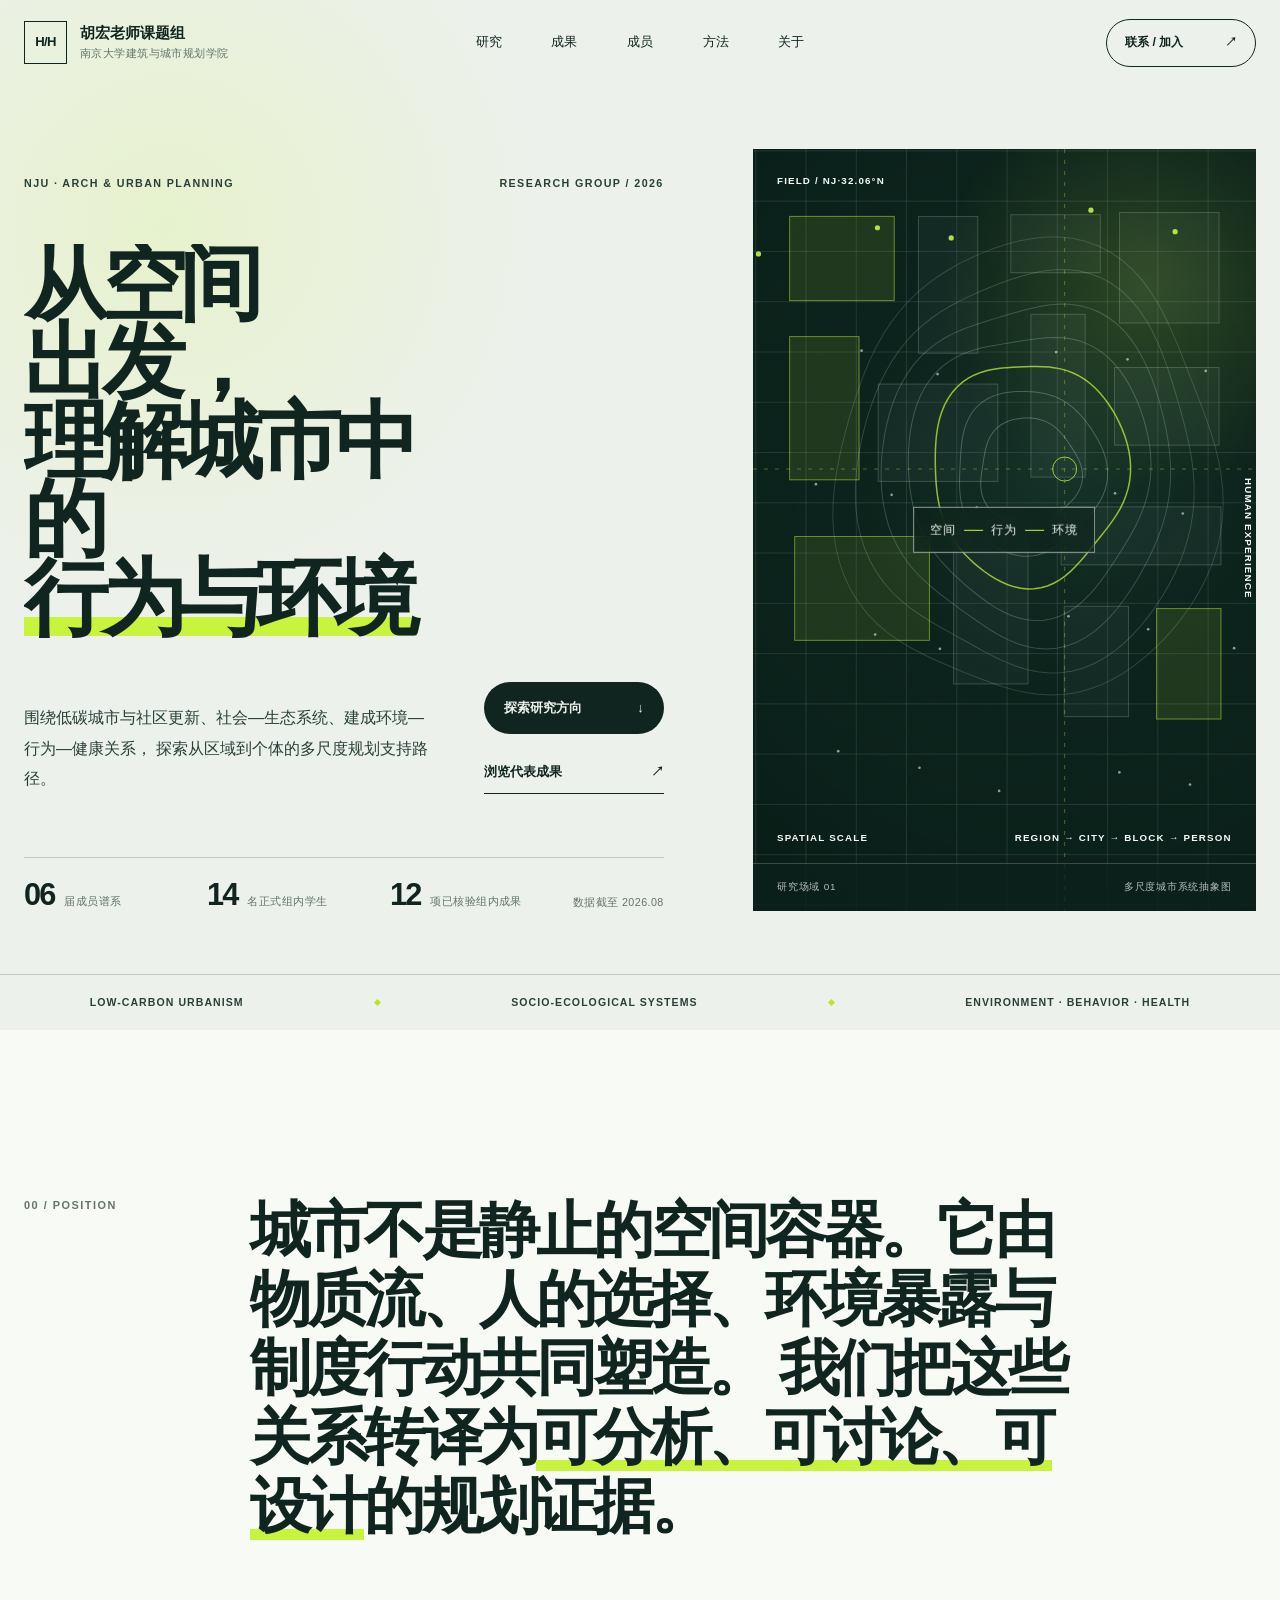
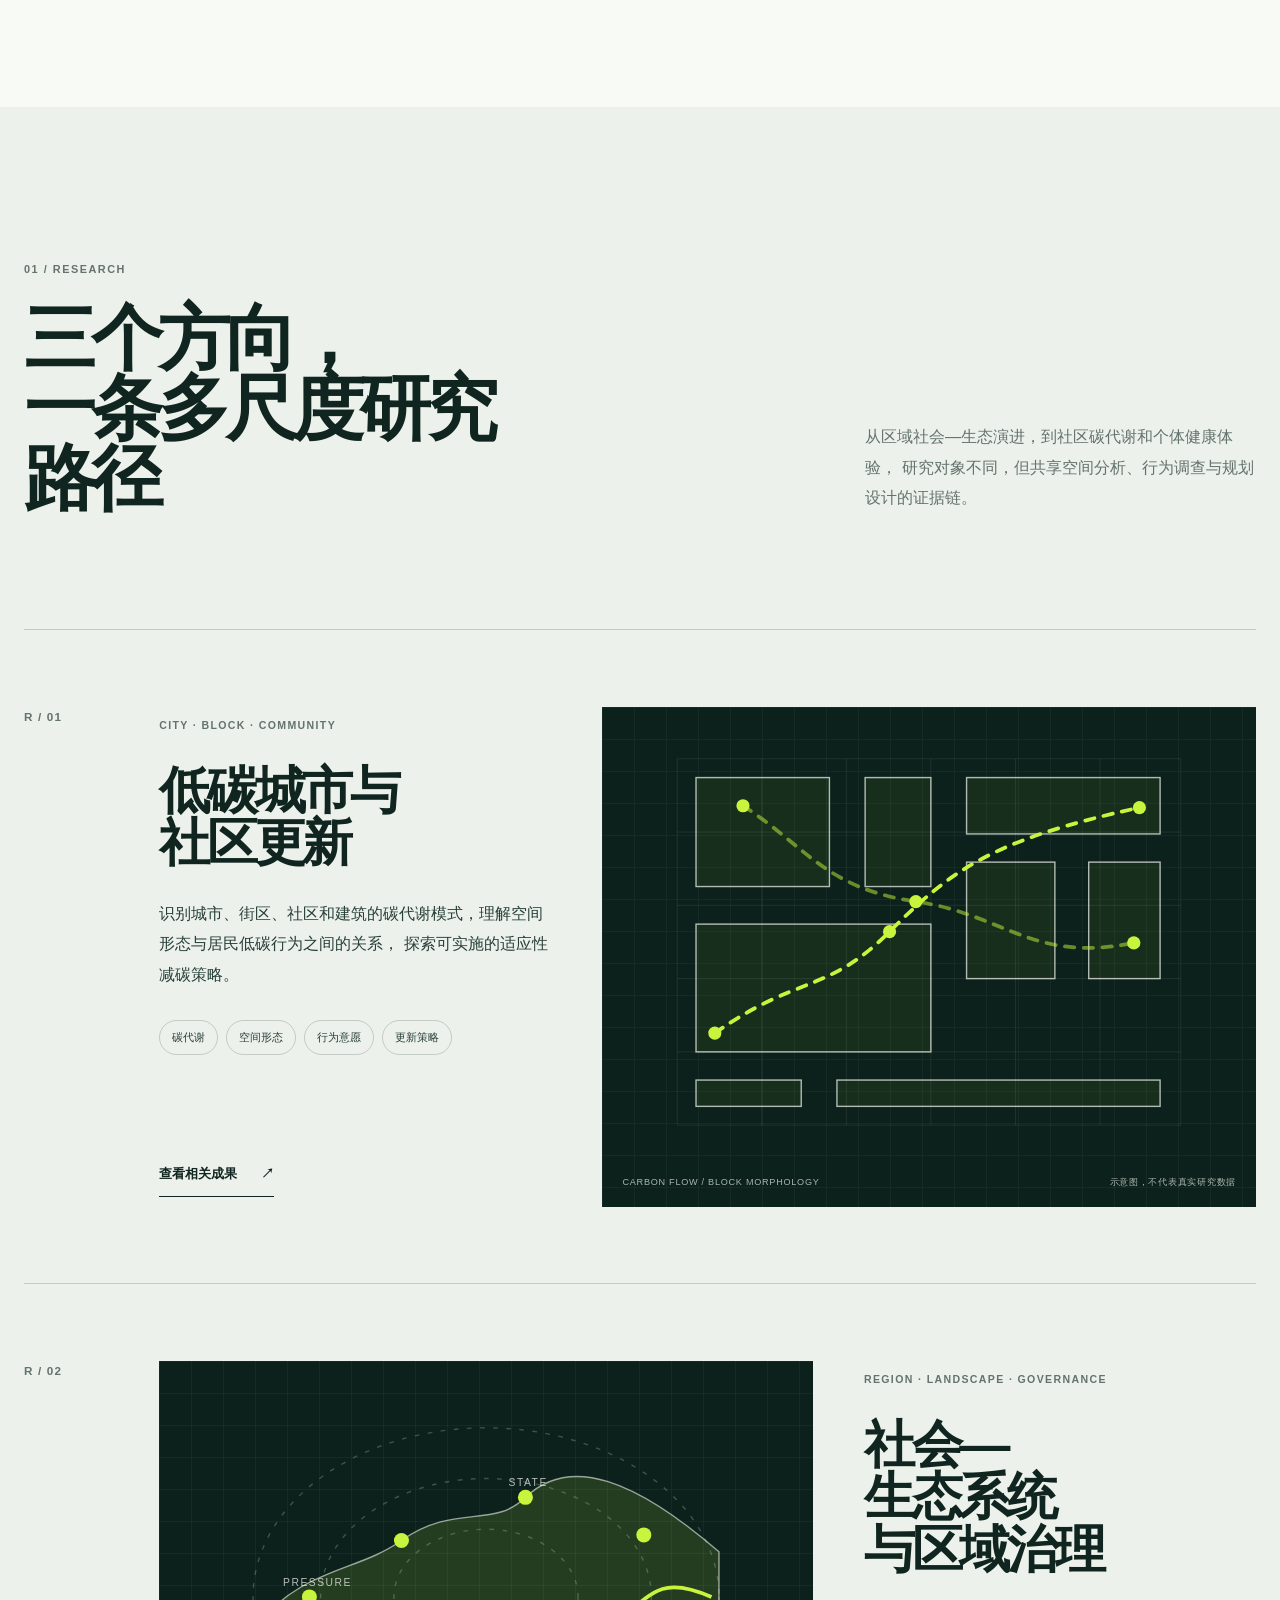
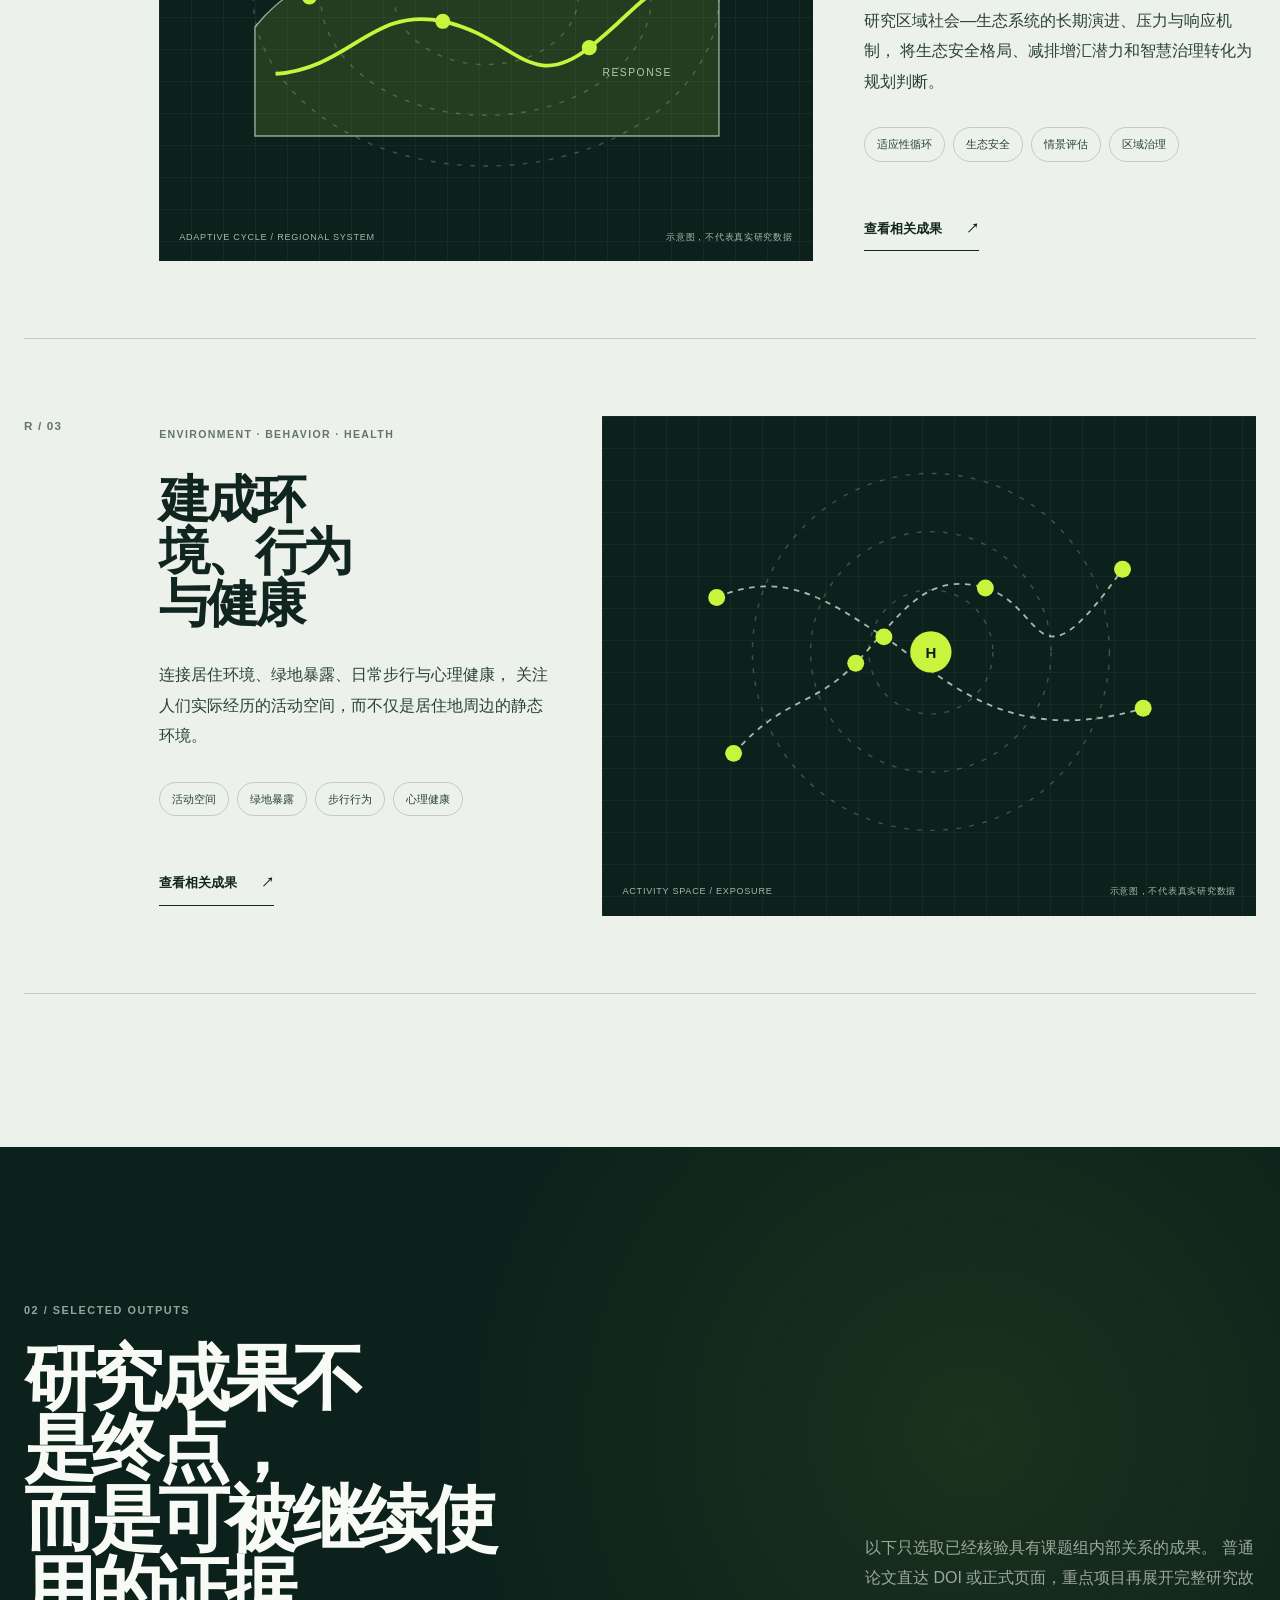
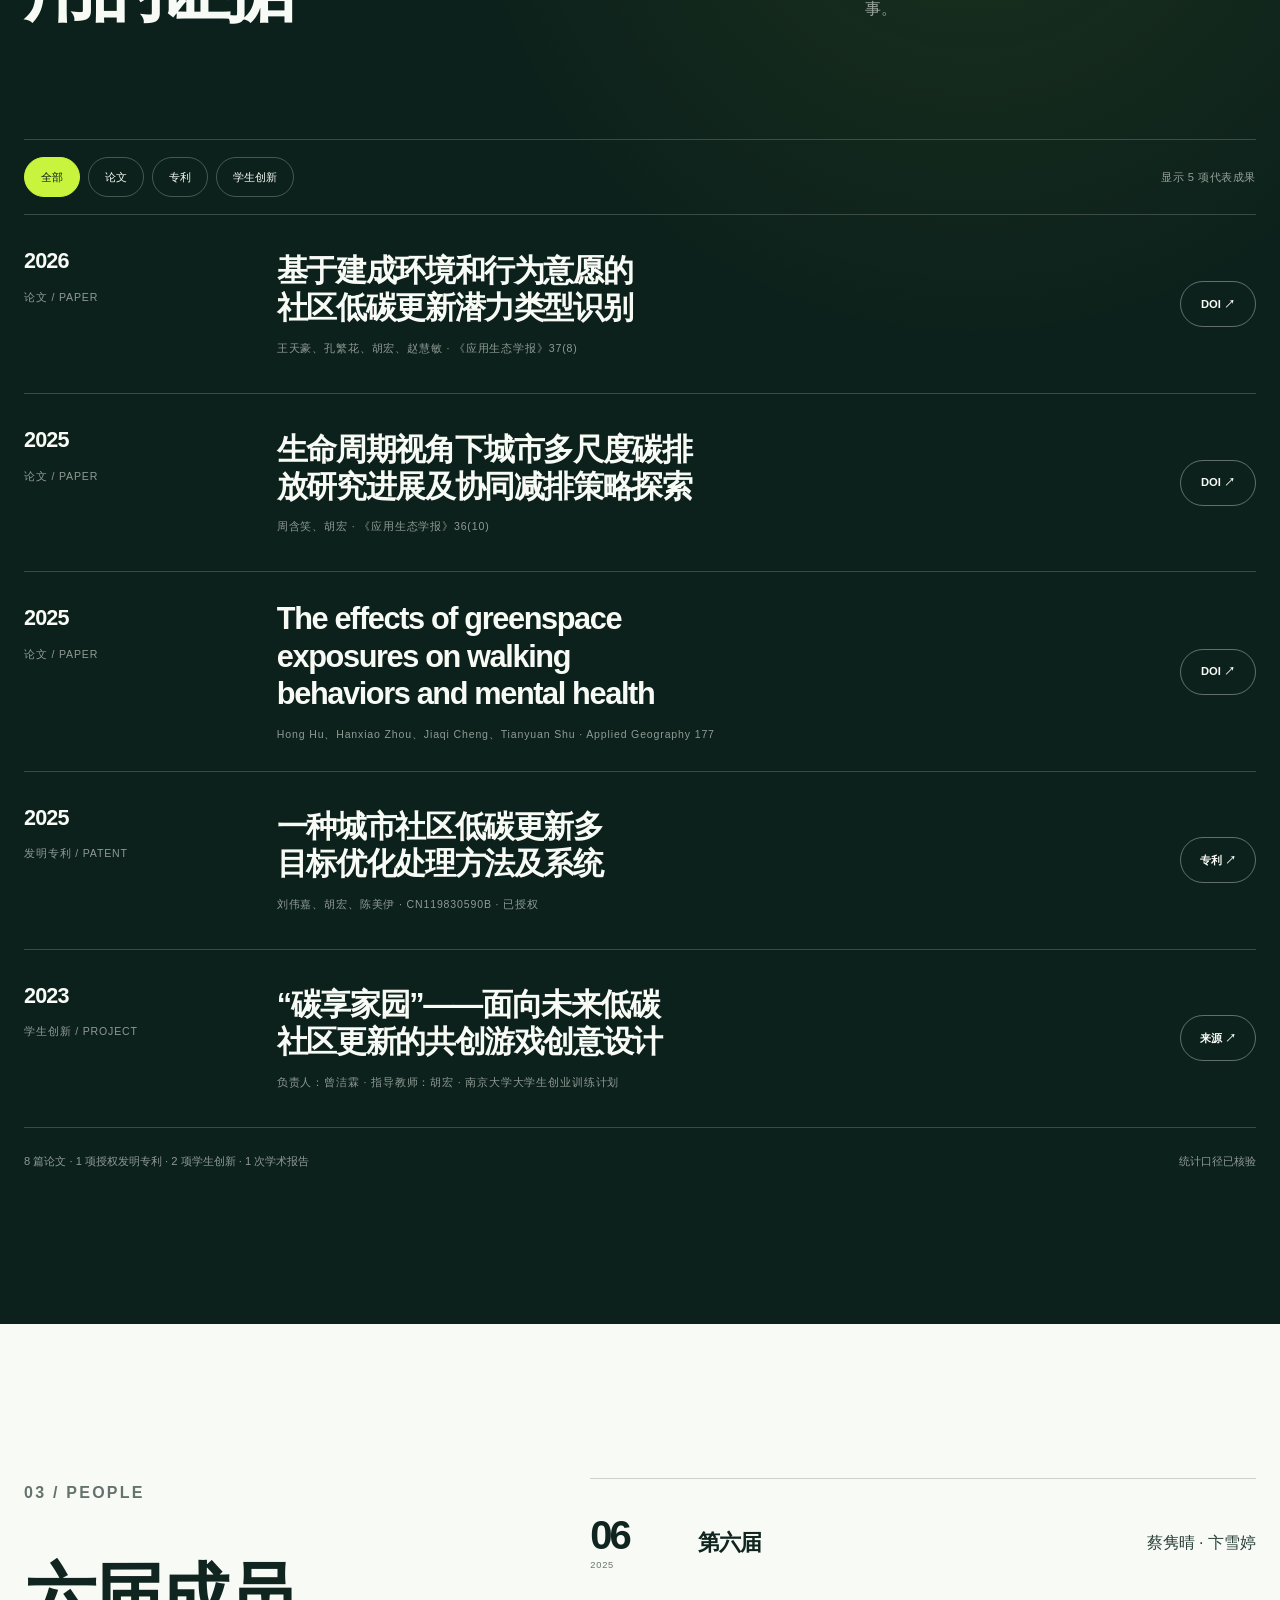
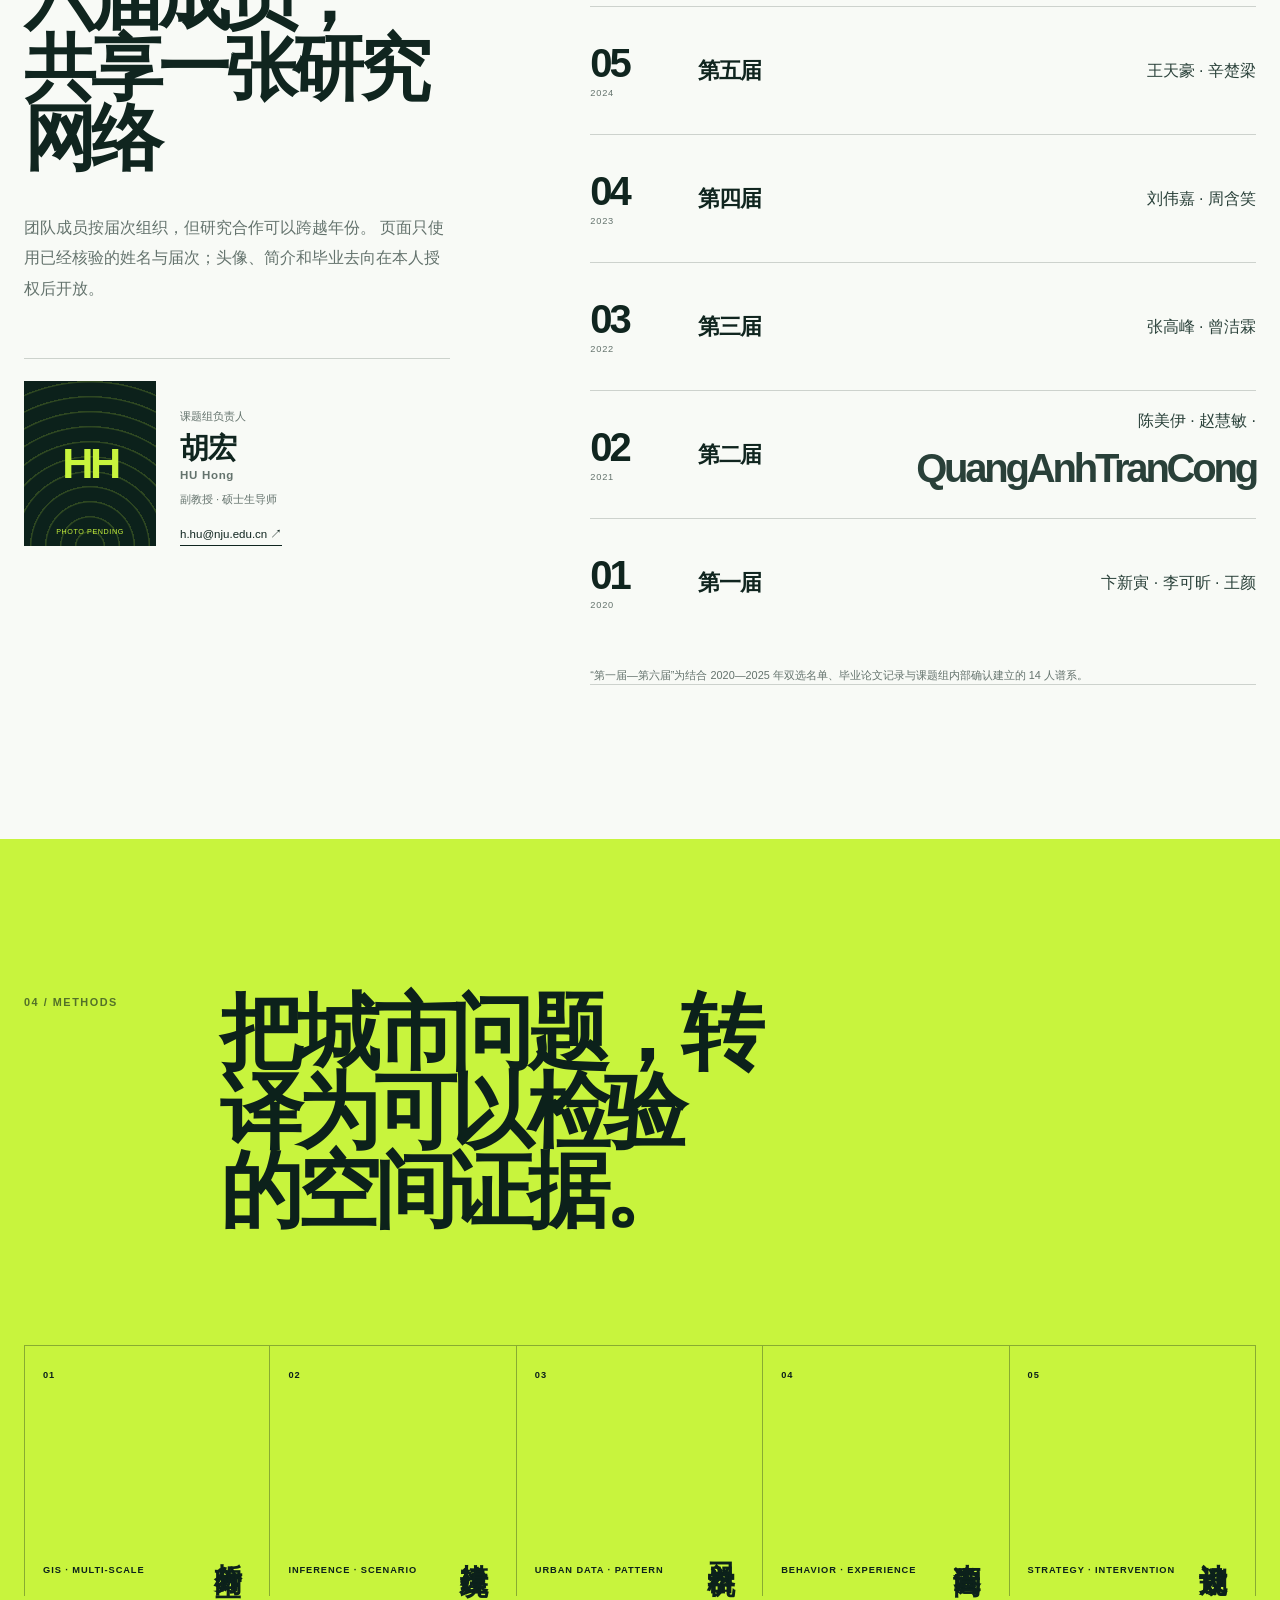
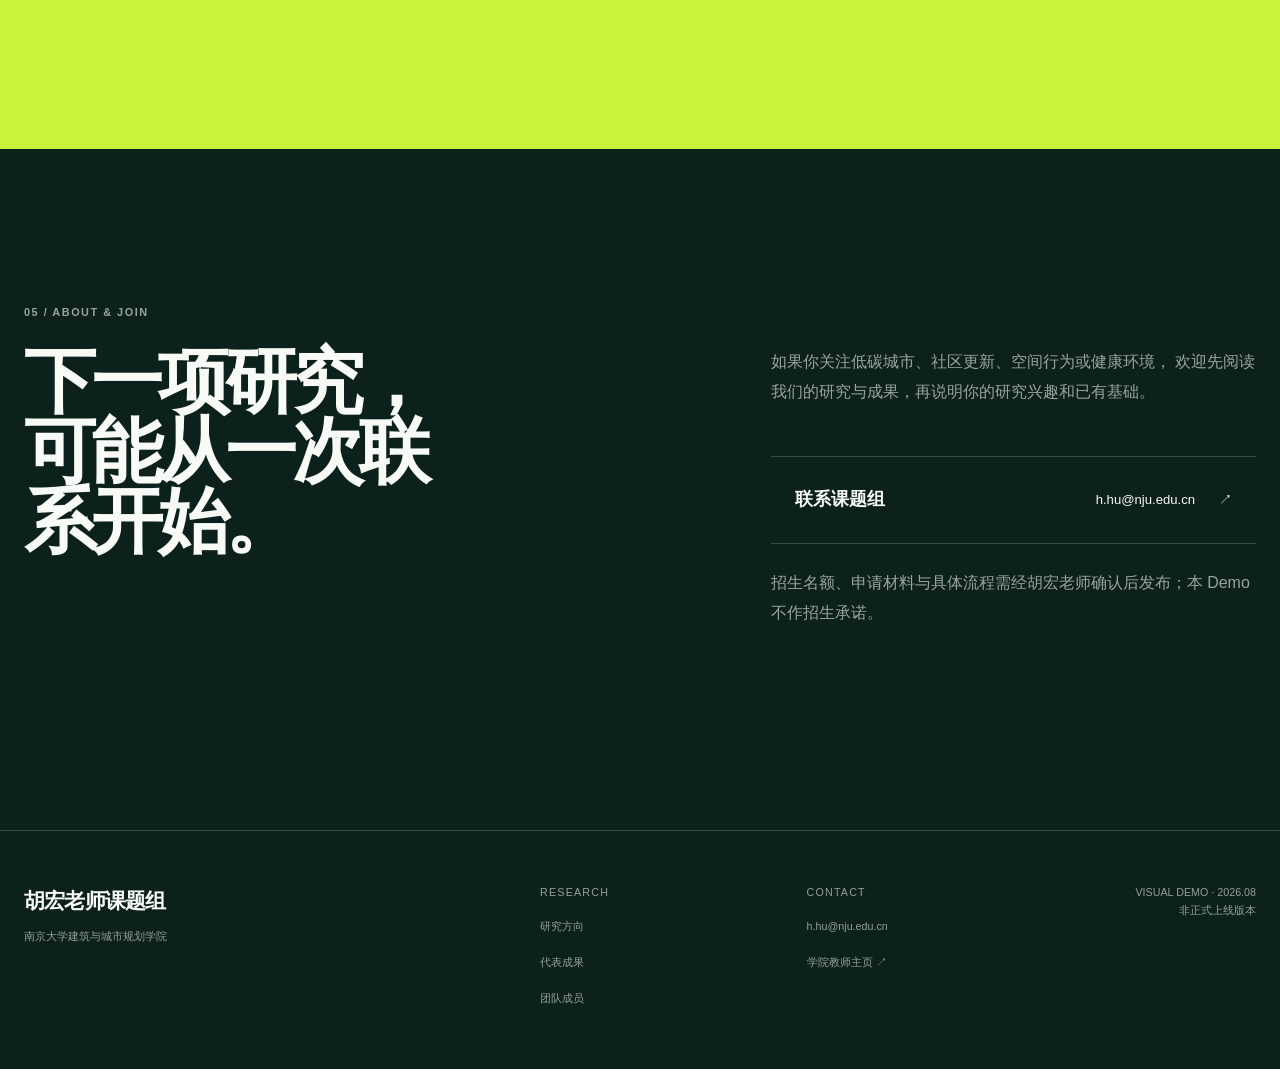
<file: index.html>
<!doctype html>
<html lang="zh-CN">
  <head>
    <meta charset="UTF-8" />
    <meta name="viewport" content="width=device-width, initial-scale=1" />
    <meta
      name="description"
      content="南京大学建筑与城市规划学院胡宏老师课题组网站视觉 Demo。"
    />
    <meta name="theme-color" content="#edf1ec" />
    <title>胡宏老师课题组｜研究城市、行为与环境</title>
    <link rel="stylesheet" href="styles.css" />
    <noscript>
      <style>
        .hero-eyebrow,
        .hero h1,
        .hero-intro,
        .hero-stats,
        .hero-visual,
        [data-reveal] {
          opacity: 1 !important;
          transform: none !important;
          clip-path: none !important;
        }
      </style>
    </noscript>
  </head>
  <body>
    <a class="skip-link" href="#main-content">跳到主要内容</a>
    <div class="scroll-progress" aria-hidden="true">
      <span id="scrollProgress"></span>
    </div>

    <!-- [LEARN-HTML-01] 全站页头：品牌、导航、移动菜单与联系入口 -->
    <header class="site-header" id="siteHeader">
      <a class="brand" href="#home" aria-label="返回首页">
        <span class="brand-mark" aria-hidden="true">H/H</span>
        <span class="brand-copy">
          <strong>胡宏老师课题组</strong>
          <small>南京大学建筑与城市规划学院</small>
        </span>
      </a>

      <button
        class="menu-toggle"
        id="menuToggle"
        type="button"
        aria-expanded="false"
        aria-controls="primaryNav"
        aria-label="打开导航菜单"
      >
        <span></span>
        <span></span>
      </button>

      <nav class="primary-nav" id="primaryNav" aria-label="主要导航">
        <a href="#research">研究</a>
        <a href="#outputs">成果</a>
        <a href="#people">成员</a>
        <a href="#methods">方法</a>
        <a href="#about">关于</a>
      </nav>

      <a class="header-cta" href="mailto:h.hu@nju.edu.cn">
        <span>联系 / 加入</span>
        <span aria-hidden="true">↗</span>
      </a>
    </header>

    <main id="main-content">
      <!-- [LEARN-HTML-02] Hero：研究使命、行动入口、数据快照与 Canvas -->
      <section class="hero" id="home" aria-labelledby="heroTitle">
        <div class="hero-grid page-shell">
          <div class="hero-copy">
            <p class="eyebrow hero-eyebrow">
              <span>NJU · ARCH &amp; URBAN PLANNING</span>
              <span>RESEARCH GROUP / 2026</span>
            </p>

            <h1 id="heroTitle">
              从空间出发，<br />理解城市中的<span class="ink-shift">行为与环境</span>
            </h1>

            <div class="hero-intro">
              <p>
                围绕低碳城市与社区更新、社会—生态系统、建成环境—行为—健康关系，
                探索从区域到个体的多尺度规划支持路径。
              </p>
              <div class="hero-actions" aria-label="首页行动入口">
                <a class="button button--solid" href="#research">
                  探索研究方向 <span aria-hidden="true">↓</span>
                </a>
                <a class="text-link" href="#outputs">
                  浏览代表成果 <span aria-hidden="true">↗</span>
                </a>
              </div>
            </div>

            <div class="hero-stats" aria-label="课题组资料快照">
              <div>
                <strong>06</strong>
                <span>届成员谱系</span>
              </div>
              <div>
                <strong>14</strong>
                <span>名正式组内学生</span>
              </div>
              <div>
                <strong>12</strong>
                <span>项已核验组内成果</span>
              </div>
              <p>数据截至 2026.08</p>
            </div>
          </div>

          <figure class="hero-visual" aria-labelledby="fieldCaption">
            <canvas id="fieldCanvas" aria-hidden="true"></canvas>
            <div class="field-overlay" aria-hidden="true">
              <span class="field-code">FIELD / NJ·32.06°N</span>
              <span class="field-scale">REGION → CITY → BLOCK → PERSON</span>
              <span class="field-axis field-axis--x">SPATIAL SCALE</span>
              <span class="field-axis field-axis--y">HUMAN EXPERIENCE</span>
              <div class="field-core">
                <span>空间</span>
                <i></i>
                <span>行为</span>
                <i></i>
                <span>环境</span>
              </div>
            </div>
            <figcaption id="fieldCaption">
              <span>研究场域 01</span>
              <span>多尺度城市系统抽象图</span>
            </figcaption>
          </figure>
        </div>

        <div class="hero-marquee" aria-hidden="true">
          <span>LOW-CARBON URBANISM</span>
          <i></i>
          <span>SOCIO-ECOLOGICAL SYSTEMS</span>
          <i></i>
          <span>ENVIRONMENT · BEHAVIOR · HEALTH</span>
        </div>
      </section>

      <!-- [LEARN-HTML-03] Manifesto：课题组研究立场 -->
      <section class="manifesto" aria-label="研究理念">
        <div class="page-shell manifesto-grid">
          <p class="section-index">00 / POSITION</p>
          <p class="manifesto-line" data-reveal>
            城市不是静止的空间容器。它由物质流、人的选择、环境暴露与制度行动共同塑造。
            我们把这些关系转译为<span>可分析、可讨论、可设计</span>的规划证据。
          </p>
        </div>
      </section>

      <!-- [LEARN-HTML-04] Research：三个研究方向与 SVG 示意图 -->
      <section class="research section" id="research" aria-labelledby="researchTitle">
        <div class="page-shell">
          <header class="section-heading">
            <div>
              <p class="section-index">01 / RESEARCH</p>
              <h2 id="researchTitle">三个方向，<br />一条多尺度研究路径</h2>
            </div>
            <p>
              从区域社会—生态演进，到社区碳代谢和个体健康体验，
              研究对象不同，但共享空间分析、行为调查与规划设计的证据链。
            </p>
          </header>

          <div class="research-list">
            <article class="research-item" data-reveal>
              <div class="research-number">R / 01</div>
              <div class="research-copy">
                <p class="research-scale">CITY · BLOCK · COMMUNITY</p>
                <h3>低碳城市与<br />社区更新</h3>
                <p>
                  识别城市、街区、社区和建筑的碳代谢模式，理解空间形态与居民低碳行为之间的关系，
                  探索可实施的适应性减碳策略。
                </p>
                <ul class="tag-list" aria-label="相关研究方法">
                  <li>碳代谢</li>
                  <li>空间形态</li>
                  <li>行为意愿</li>
                  <li>更新策略</li>
                </ul>
                <a class="row-link" href="#outputs">
                  查看相关成果 <span aria-hidden="true">↗</span>
                </a>
              </div>
              <figure class="research-graphic research-graphic--carbon">
                <svg viewBox="0 0 640 500" role="img" aria-label="社区空间形态与碳流关系抽象图">
                  <g class="map-grid">
                    <path d="M52 54H588M52 132H588M52 210H588M52 288H588M52 366H588M52 444H588" />
                    <path d="M52 54V444M142 54V444M232 54V444M322 54V444M412 54V444M502 54V444M588 54V444" />
                  </g>
                  <g class="carbon-blocks">
                    <rect x="72" y="74" width="142" height="116" />
                    <rect x="252" y="74" width="70" height="116" />
                    <rect x="360" y="74" width="206" height="60" />
                    <rect x="360" y="164" width="94" height="124" />
                    <rect x="490" y="164" width="76" height="124" />
                    <rect x="72" y="230" width="250" height="136" />
                    <rect x="72" y="396" width="112" height="28" />
                    <rect x="222" y="396" width="344" height="28" />
                  </g>
                  <path class="carbon-flow" d="M92 346C180 284 212 304 278 238S388 140 544 106" />
                  <path class="carbon-flow carbon-flow--second" d="M122 104C190 148 210 192 306 206S430 272 538 250" />
                  <g class="carbon-points">
                    <circle cx="92" cy="346" r="7" />
                    <circle cx="278" cy="238" r="7" />
                    <circle cx="544" cy="106" r="7" />
                    <circle cx="122" cy="104" r="7" />
                    <circle cx="306" cy="206" r="7" />
                    <circle cx="538" cy="250" r="7" />
                  </g>
                </svg>
                <figcaption>
                  <span>CARBON FLOW / BLOCK MORPHOLOGY</span>
                  <span>示意图，不代表真实研究数据</span>
                </figcaption>
              </figure>
            </article>

            <article class="research-item research-item--reverse" data-reveal>
              <div class="research-number">R / 02</div>
              <div class="research-copy">
                <p class="research-scale">REGION · LANDSCAPE · GOVERNANCE</p>
                <h3>社会—生态系统<br />与区域治理</h3>
                <p>
                  研究区域社会—生态系统的长期演进、压力与响应机制，
                  将生态安全格局、减排增汇潜力和智慧治理转化为规划判断。
                </p>
                <ul class="tag-list" aria-label="相关研究方法">
                  <li>适应性循环</li>
                  <li>生态安全</li>
                  <li>情景评估</li>
                  <li>区域治理</li>
                </ul>
                <a class="row-link" href="#outputs">
                  查看相关成果 <span aria-hidden="true">↗</span>
                </a>
              </div>
              <figure class="research-graphic research-graphic--ecology">
                <svg viewBox="0 0 640 500" role="img" aria-label="区域社会生态系统循环抽象图">
                  <g class="eco-orbits">
                    <ellipse cx="320" cy="250" rx="248" ry="180" />
                    <ellipse cx="320" cy="250" rx="176" ry="126" />
                    <ellipse cx="320" cy="250" rx="98" ry="72" />
                  </g>
                  <path class="eco-land" d="M74 282C126 218 182 224 230 190C286 150 328 178 362 144C410 98 480 126 568 202V398H74Z" />
                  <path class="eco-river" d="M96 332C176 326 198 260 274 276S366 354 430 304S496 222 560 250" />
                  <g class="eco-nodes">
                    <circle cx="132" cy="250" r="8" />
                    <circle cx="230" cy="190" r="8" />
                    <circle cx="362" cy="144" r="8" />
                    <circle cx="488" cy="184" r="8" />
                    <circle cx="430" cy="304" r="8" />
                    <circle cx="274" cy="276" r="8" />
                  </g>
                  <g class="eco-labels">
                    <text x="104" y="238">PRESSURE</text>
                    <text x="344" y="132">STATE</text>
                    <text x="444" y="334">RESPONSE</text>
                  </g>
                </svg>
                <figcaption>
                  <span>ADAPTIVE CYCLE / REGIONAL SYSTEM</span>
                  <span>示意图，不代表真实研究数据</span>
                </figcaption>
              </figure>
            </article>

            <article class="research-item" data-reveal>
              <div class="research-number">R / 03</div>
              <div class="research-copy">
                <p class="research-scale">ENVIRONMENT · BEHAVIOR · HEALTH</p>
                <h3>建成环境、行为<br />与健康</h3>
                <p>
                  连接居住环境、绿地暴露、日常步行与心理健康，
                  关注人们实际经历的活动空间，而不仅是居住地周边的静态环境。
                </p>
                <ul class="tag-list" aria-label="相关研究方法">
                  <li>活动空间</li>
                  <li>绿地暴露</li>
                  <li>步行行为</li>
                  <li>心理健康</li>
                </ul>
                <a class="row-link" href="#outputs">
                  查看相关成果 <span aria-hidden="true">↗</span>
                </a>
              </div>
              <figure class="research-graphic research-graphic--health">
                <svg viewBox="0 0 640 500" role="img" aria-label="活动空间、绿地暴露与健康关系抽象图">
                  <g class="health-rings">
                    <circle cx="322" cy="250" r="190" />
                    <circle cx="322" cy="250" r="128" />
                    <circle cx="322" cy="250" r="66" />
                  </g>
                  <g class="health-paths">
                    <path d="M112 358C168 296 196 310 242 262S314 162 380 182S430 298 526 162" />
                    <path d="M94 192C166 162 210 194 272 234S400 354 548 310" />
                  </g>
                  <g class="health-points">
                    <circle cx="112" cy="358" r="9" />
                    <circle cx="242" cy="262" r="9" />
                    <circle cx="380" cy="182" r="9" />
                    <circle cx="526" cy="162" r="9" />
                    <circle cx="94" cy="192" r="9" />
                    <circle cx="272" cy="234" r="9" />
                    <circle cx="548" cy="310" r="9" />
                  </g>
                  <g class="health-core">
                    <circle cx="322" cy="250" r="22" />
                    <text x="322" y="256">H</text>
                  </g>
                </svg>
                <figcaption>
                  <span>ACTIVITY SPACE / EXPOSURE</span>
                  <span>示意图，不代表真实研究数据</span>
                </figcaption>
              </figure>
            </article>
          </div>
        </div>
      </section>

      <!-- [LEARN-HTML-05] Outputs：筛选按钮、代表成果与统计口径 -->
      <section class="outputs section section--dark" id="outputs" aria-labelledby="outputsTitle">
        <div class="page-shell">
          <header class="section-heading section-heading--dark">
            <div>
              <p class="section-index">02 / SELECTED OUTPUTS</p>
              <h2 id="outputsTitle">研究成果不是终点，<br />而是可被继续使用的证据</h2>
            </div>
            <p>
              以下只选取已经核验具有课题组内部关系的成果。
              普通论文直达 DOI 或正式页面，重点项目再展开完整研究故事。
            </p>
          </header>

          <div class="output-toolbar">
            <div class="output-filters" role="group" aria-label="按成果类型筛选">
              <button type="button" data-filter="all" aria-pressed="true">全部</button>
              <button type="button" data-filter="paper" aria-pressed="false">论文</button>
              <button type="button" data-filter="patent" aria-pressed="false">专利</button>
              <button type="button" data-filter="student" aria-pressed="false">学生创新</button>
            </div>
            <p id="outputStatus" role="status" aria-live="polite">显示 5 项代表成果</p>
          </div>

          <div class="output-list" id="outputList">
            <article class="output-row" data-output-type="paper">
              <div class="output-meta">
                <span>2026</span>
                <span>论文 / PAPER</span>
              </div>
              <div class="output-main">
                <h3>基于建成环境和行为意愿的社区低碳更新潜力类型识别</h3>
                <p>王天豪、孔繁花、胡宏、赵慧敏 · 《应用生态学报》37(8)</p>
              </div>
              <a
                href="https://doi.org/10.13287/j.1001-9332.202608.025"
                target="_blank"
                rel="noreferrer"
                aria-label="打开论文 DOI：社区低碳更新潜力类型识别"
              >DOI ↗</a>
            </article>

            <article class="output-row" data-output-type="paper">
              <div class="output-meta">
                <span>2025</span>
                <span>论文 / PAPER</span>
              </div>
              <div class="output-main">
                <h3>生命周期视角下城市多尺度碳排放研究进展及协同减排策略探索</h3>
                <p>周含笑、胡宏 · 《应用生态学报》36(10)</p>
              </div>
              <a
                href="https://doi.org/10.13287/j.1001-9332.202510.024"
                target="_blank"
                rel="noreferrer"
                aria-label="打开论文 DOI：城市多尺度碳排放研究进展"
              >DOI ↗</a>
            </article>

            <article class="output-row" data-output-type="paper">
              <div class="output-meta">
                <span>2025</span>
                <span>论文 / PAPER</span>
              </div>
              <div class="output-main">
                <h3>The effects of greenspace exposures on walking behaviors and mental health</h3>
                <p>Hong Hu、Hanxiao Zhou、Jiaqi Cheng、Tianyuan Shu · Applied Geography 177</p>
              </div>
              <a
                href="https://doi.org/10.1016/j.apgeog.2025.103545"
                target="_blank"
                rel="noreferrer"
                aria-label="打开 Applied Geography 论文 DOI"
              >DOI ↗</a>
            </article>

            <article class="output-row" data-output-type="patent">
              <div class="output-meta">
                <span>2025</span>
                <span>发明专利 / PATENT</span>
              </div>
              <div class="output-main">
                <h3>一种城市社区低碳更新多目标优化处理方法及系统</h3>
                <p>刘伟嘉、胡宏、陈美伊 · CN119830590B · 已授权</p>
              </div>
              <a
                href="https://patents.google.com/patent/CN119830590A/zh"
                target="_blank"
                rel="noreferrer"
                aria-label="打开低碳更新专利记录"
              >专利 ↗</a>
            </article>

            <article class="output-row" data-output-type="student">
              <div class="output-meta">
                <span>2023</span>
                <span>学生创新 / PROJECT</span>
              </div>
              <div class="output-main">
                <h3>“碳享家园”——面向未来低碳社区更新的共创游戏创意设计</h3>
                <p>负责人：曾洁霖 · 指导教师：胡宏 · 南京大学大学生创业训练计划</p>
              </div>
              <a
                href="https://ttc.nju.edu.cn/6a/76/c11255a617078/page.htm"
                target="_blank"
                rel="noreferrer"
                aria-label="打开碳享家园项目官方公示"
              >来源 ↗</a>
            </article>
          </div>

          <div class="output-footnote">
            <p>8 篇论文 · 1 项授权发明专利 · 2 项学生创新 · 1 次学术报告</p>
                <span>统计口径已核验</span>
          </div>
        </div>
      </section>

      <!-- [LEARN-HTML-06] People：负责人和六届正式组内学生 -->
      <section class="people section" id="people" aria-labelledby="peopleTitle">
        <div class="page-shell people-grid">
          <div class="people-lead">
            <p class="section-index">03 / PEOPLE</p>
            <h2 id="peopleTitle">六届成员，<br />共享一张研究网络</h2>
            <p>
              团队成员按届次组织，但研究合作可以跨越年份。
              页面只使用已经核验的姓名与届次；头像、简介和毕业去向在本人授权后开放。
            </p>

            <article class="pi-profile">
              <div class="portrait-placeholder" role="img" aria-label="胡宏老师照片待授权">
                <span>HH</span>
                <small>PHOTO PENDING</small>
              </div>
              <div>
                <p>课题组负责人</p>
                <h3>胡宏 <span>HU Hong</span></h3>
                <p>副教授 · 硕士生导师</p>
                <a href="mailto:h.hu@nju.edu.cn">h.hu@nju.edu.cn ↗</a>
              </div>
            </article>
          </div>

          <div class="cohort-list" aria-label="六届成员名单">
            <section class="cohort-row">
              <div><span>06</span><small>2025</small></div>
              <h3>第六届</h3>
              <p>蔡隽晴 · 卞雪婷</p>
            </section>
            <section class="cohort-row">
              <div><span>05</span><small>2024</small></div>
              <h3>第五届</h3>
              <p>王天豪 · 辛楚梁</p>
            </section>
            <section class="cohort-row">
              <div><span>04</span><small>2023</small></div>
              <h3>第四届</h3>
              <p>刘伟嘉 · 周含笑</p>
            </section>
            <section class="cohort-row">
              <div><span>03</span><small>2022</small></div>
              <h3>第三届</h3>
              <p>张高峰 · 曾洁霖</p>
            </section>
            <section class="cohort-row">
              <div><span>02</span><small>2021</small></div>
              <h3>第二届</h3>
              <p>陈美伊 · 赵慧敏 · <span lang="vi">QuangAnhTranCong</span></p>
            </section>
            <section class="cohort-row">
              <div><span>01</span><small>2020</small></div>
              <h3>第一届</h3>
              <p>卞新寅 · 李可昕 · 王颜</p>
            </section>
            <p class="cohort-note">
              “第一届—第六届”为结合 2020—2025 年双选名单、毕业论文记录与课题组内部确认建立的 14 人谱系。
            </p>
          </div>
        </div>
      </section>

      <!-- [LEARN-HTML-07] Methods：五类研究方法 -->
      <section class="methods section" id="methods" aria-labelledby="methodsTitle">
        <div class="page-shell">
          <header class="methods-head">
            <p class="section-index">04 / METHODS</p>
            <h2 id="methodsTitle">把城市问题，转译为可以检验的空间证据。</h2>
          </header>

          <ol class="method-list">
            <li>
              <span>01</span>
              <strong>空间分析</strong>
              <small>GIS · MULTI-SCALE</small>
            </li>
            <li>
              <span>02</span>
              <strong>统计建模</strong>
              <small>INFERENCE · SCENARIO</small>
            </li>
            <li>
              <span>03</span>
              <strong>机器学习</strong>
              <small>URBAN DATA · PATTERN</small>
            </li>
            <li>
              <span>04</span>
              <strong>问卷调查</strong>
              <small>BEHAVIOR · EXPERIENCE</small>
            </li>
            <li>
              <span>05</span>
              <strong>规划设计</strong>
              <small>STRATEGY · INTERVENTION</small>
            </li>
          </ol>
        </div>
      </section>

      <!-- [LEARN-HTML-08] About：联系、加入与招生措辞边界 -->
      <section class="about section" id="about" aria-labelledby="aboutTitle">
        <div class="page-shell about-grid">
          <div>
            <p class="section-index">05 / ABOUT &amp; JOIN</p>
            <h2 id="aboutTitle">下一项研究，<br />可能从一次联系开始。</h2>
          </div>
          <div class="about-copy">
            <p>
              如果你关注低碳城市、社区更新、空间行为或健康环境，
              欢迎先阅读我们的研究与成果，再说明你的研究兴趣和已有基础。
            </p>
            <a class="contact-link" href="mailto:h.hu@nju.edu.cn">
              <span>联系课题组</span>
              <span>h.hu@nju.edu.cn</span>
              <span aria-hidden="true">↗</span>
            </a>
            <p class="about-note">
              招生名额、申请材料与具体流程需经胡宏老师确认后发布；本 Demo 不作招生承诺。
            </p>
          </div>
        </div>
      </section>
    </main>

    <!-- [LEARN-HTML-09] Footer：院系归属、站内入口和公开联系方式 -->
    <footer class="site-footer">
      <div class="page-shell footer-grid">
        <div>
          <strong>胡宏老师课题组</strong>
          <p>南京大学建筑与城市规划学院</p>
        </div>
        <div>
          <span>RESEARCH</span>
          <a href="#research">研究方向</a>
          <a href="#outputs">代表成果</a>
          <a href="#people">团队成员</a>
        </div>
        <div>
          <span>CONTACT</span>
          <a href="mailto:h.hu@nju.edu.cn">h.hu@nju.edu.cn</a>
          <a
            href="https://arch.nju.edu.cn/szdw/fjs/20200826/i126594.html"
            target="_blank"
            rel="noreferrer"
          >学院教师主页 ↗</a>
        </div>
        <p class="footer-meta">VISUAL DEMO · 2026.08<br />非正式上线版本</p>
      </div>
    </footer>

    <!-- [LEARN-HTML-10] 页面只加载运行时脚本；qa-edge.mjs 不参与网页运行 -->
    <script src="script.js"></script>
  </body>
</html>
</file>
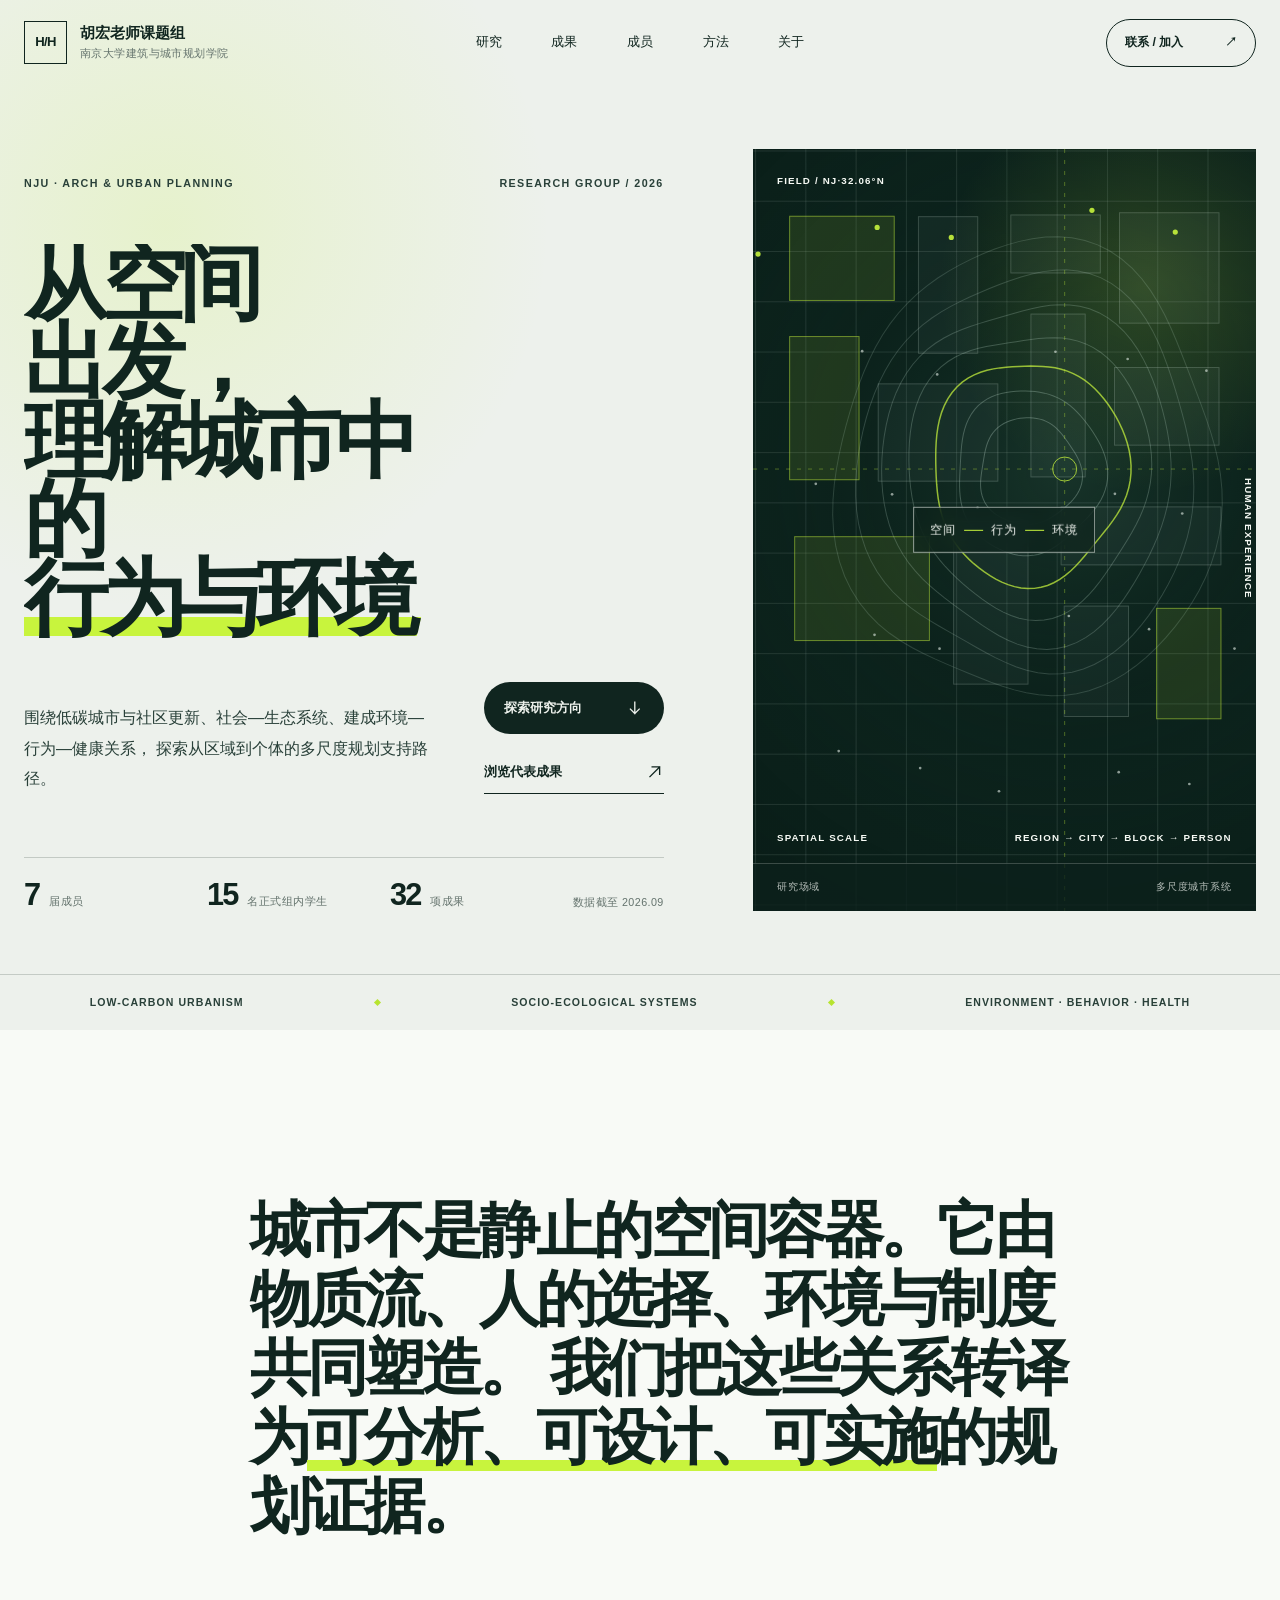
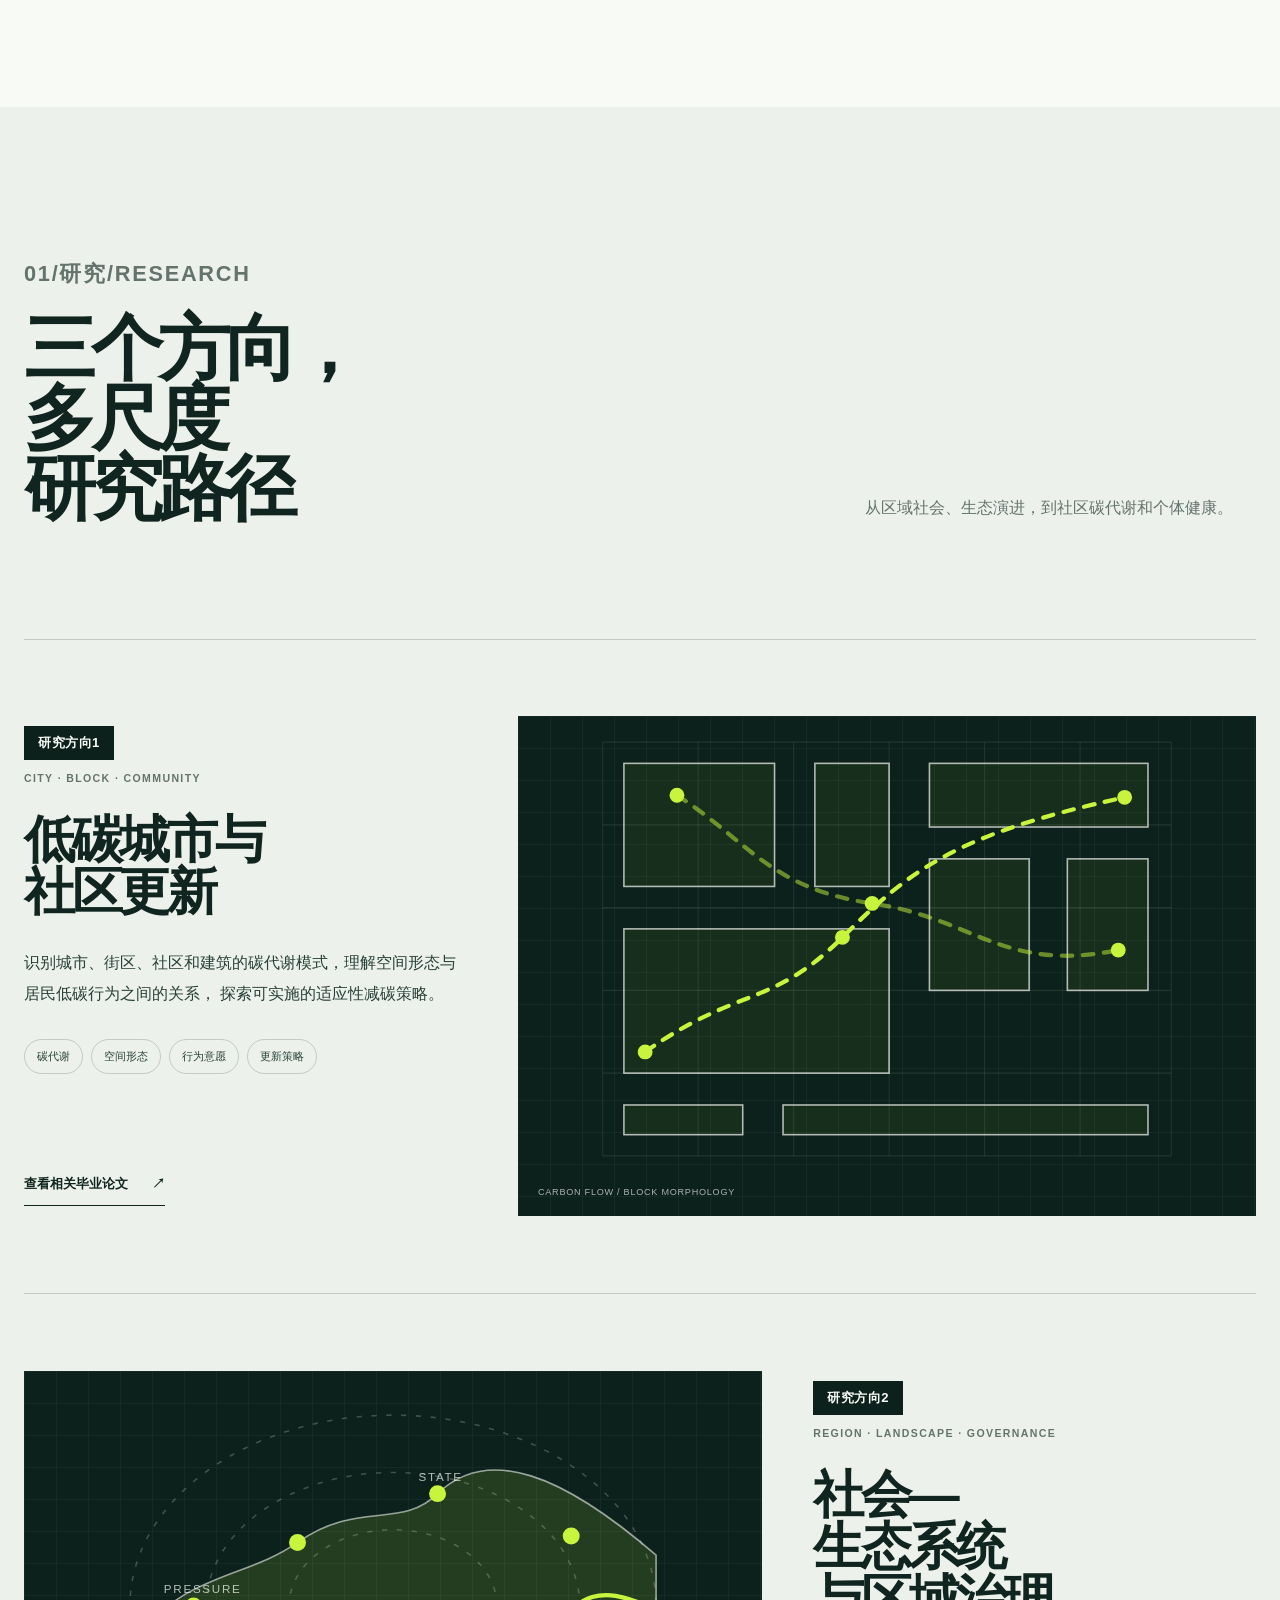
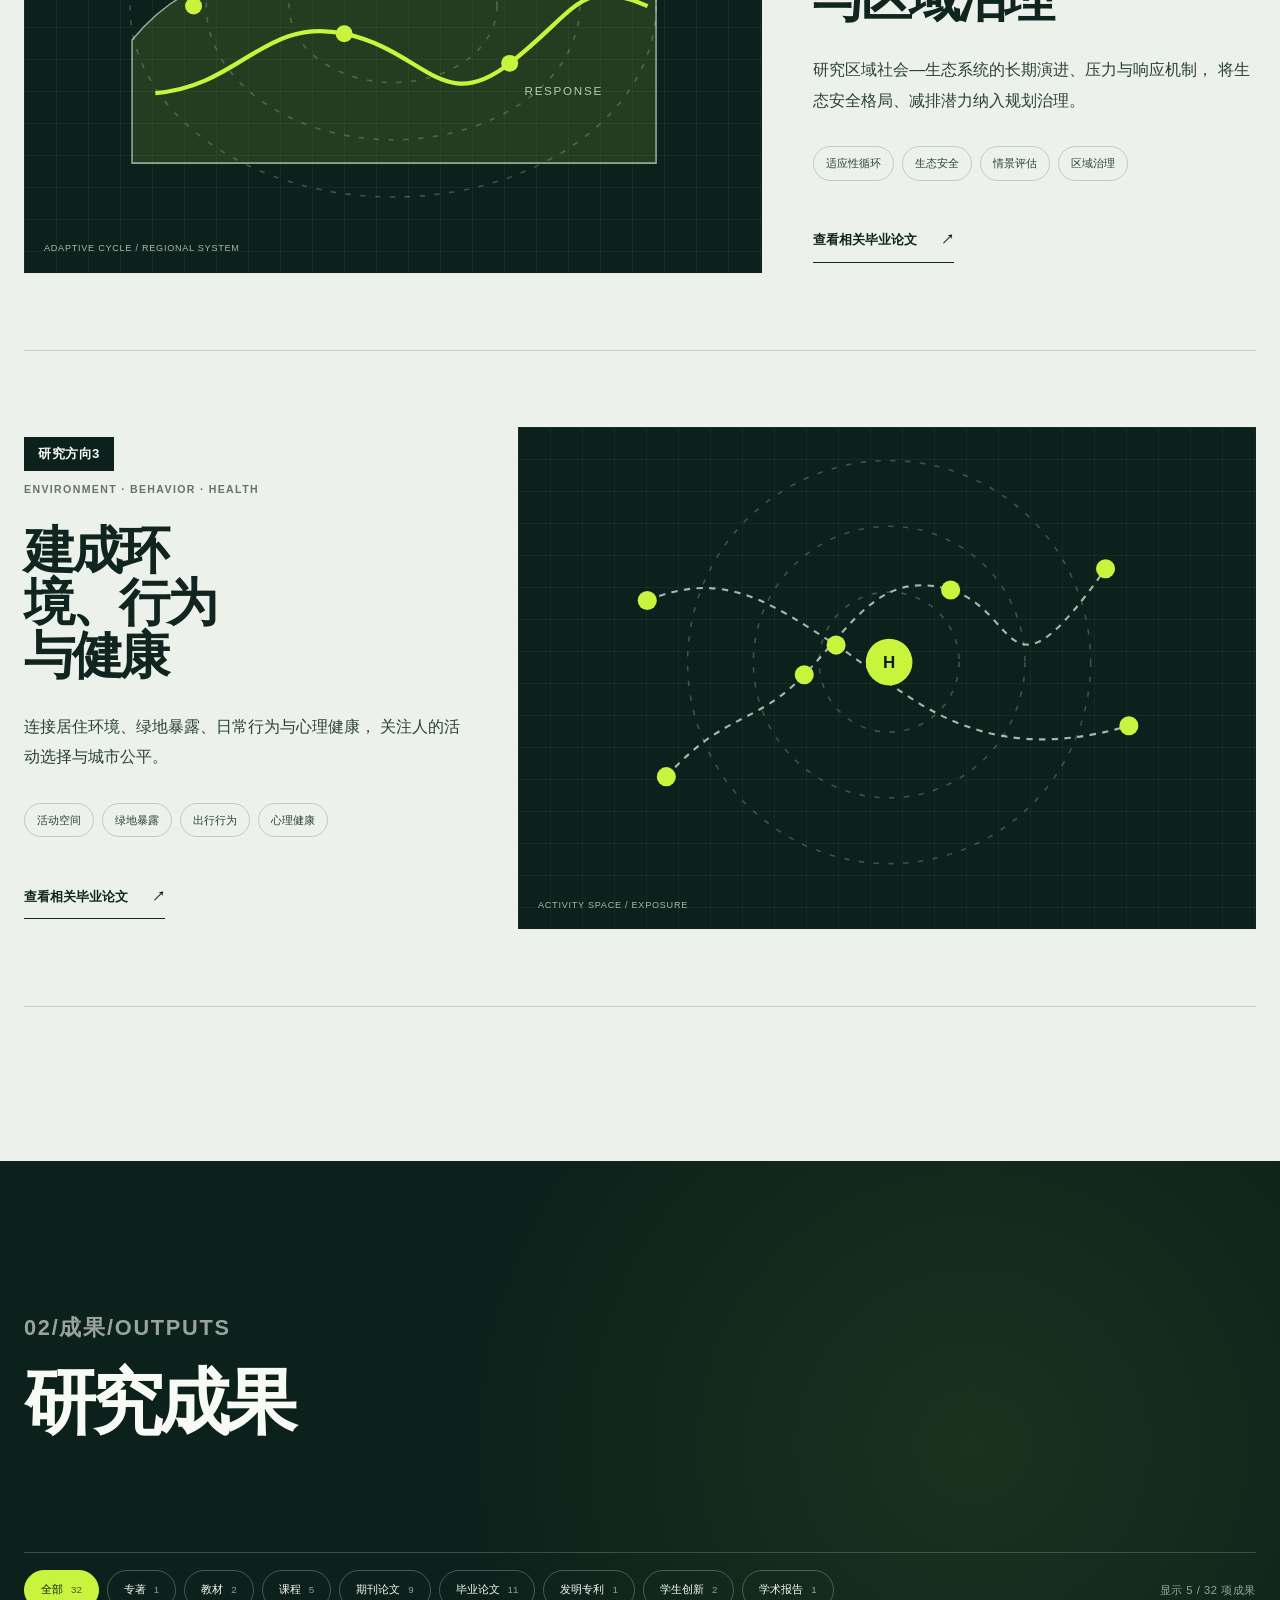
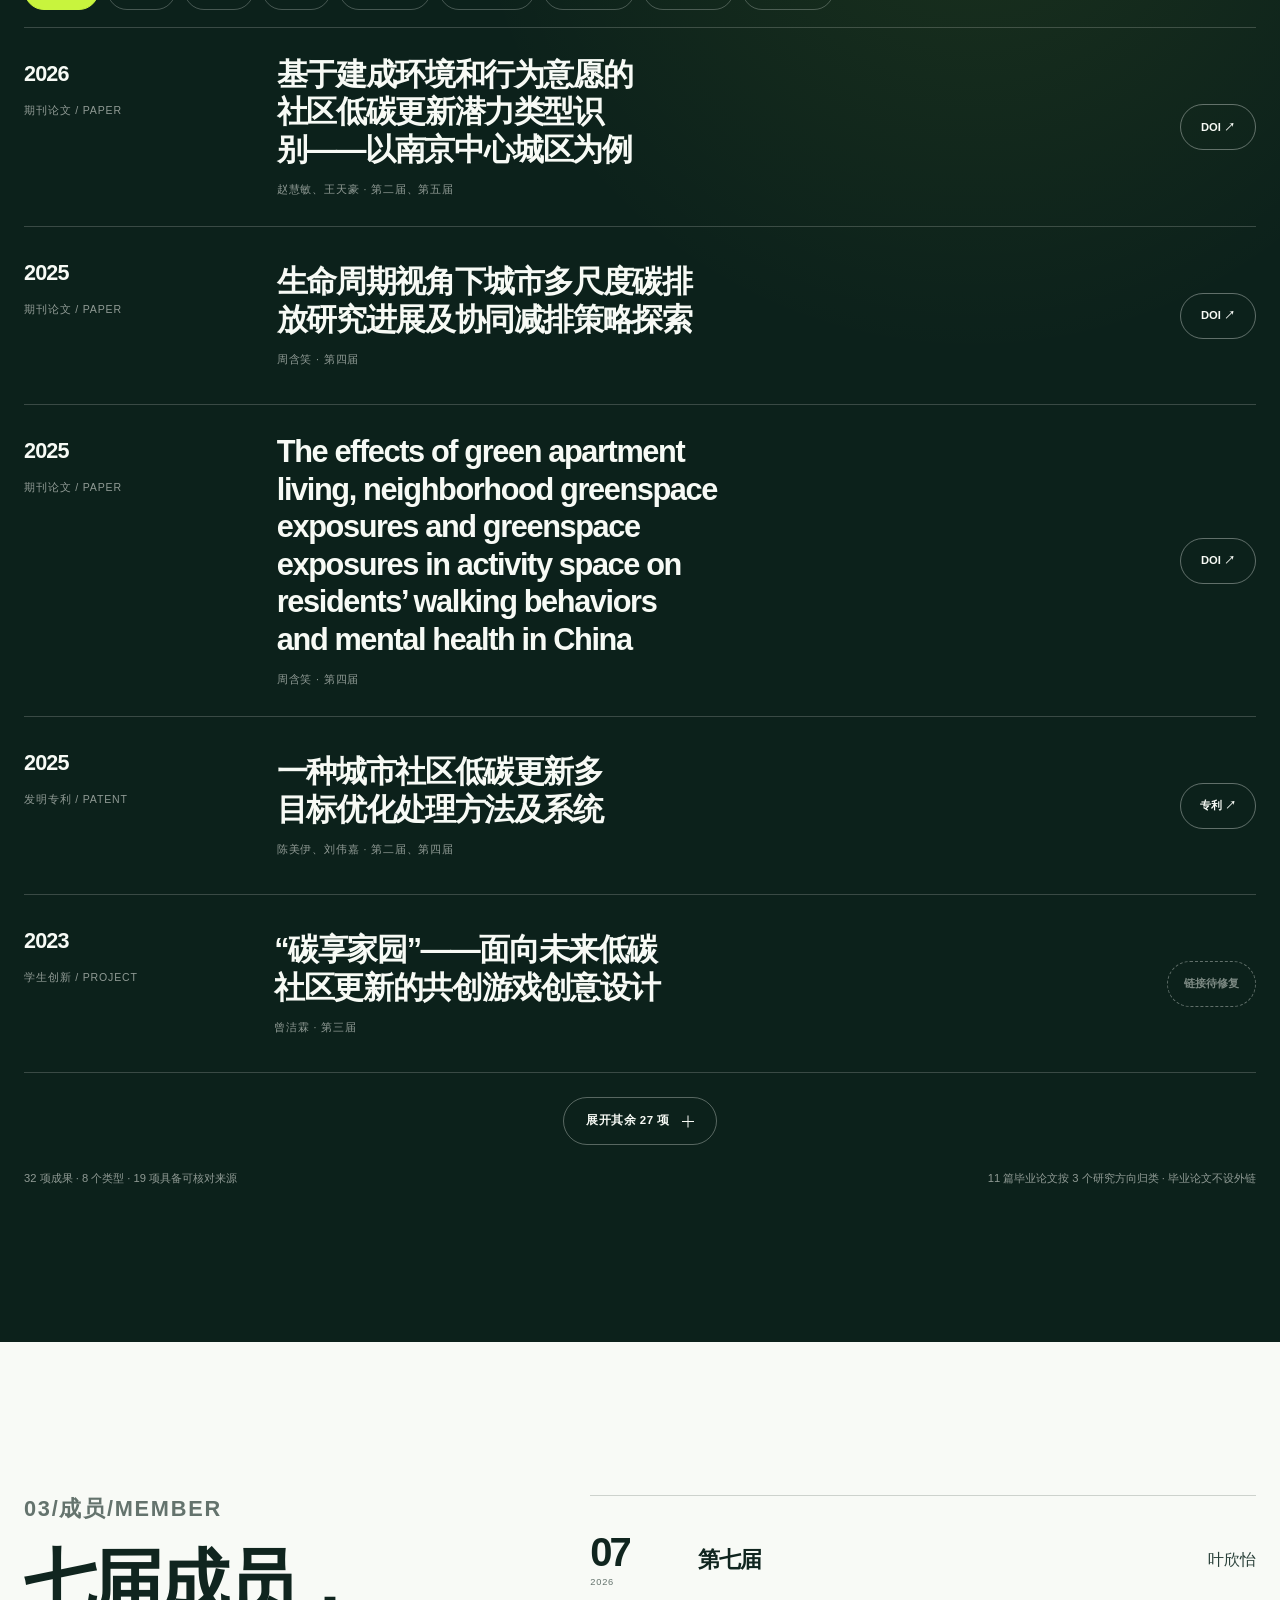
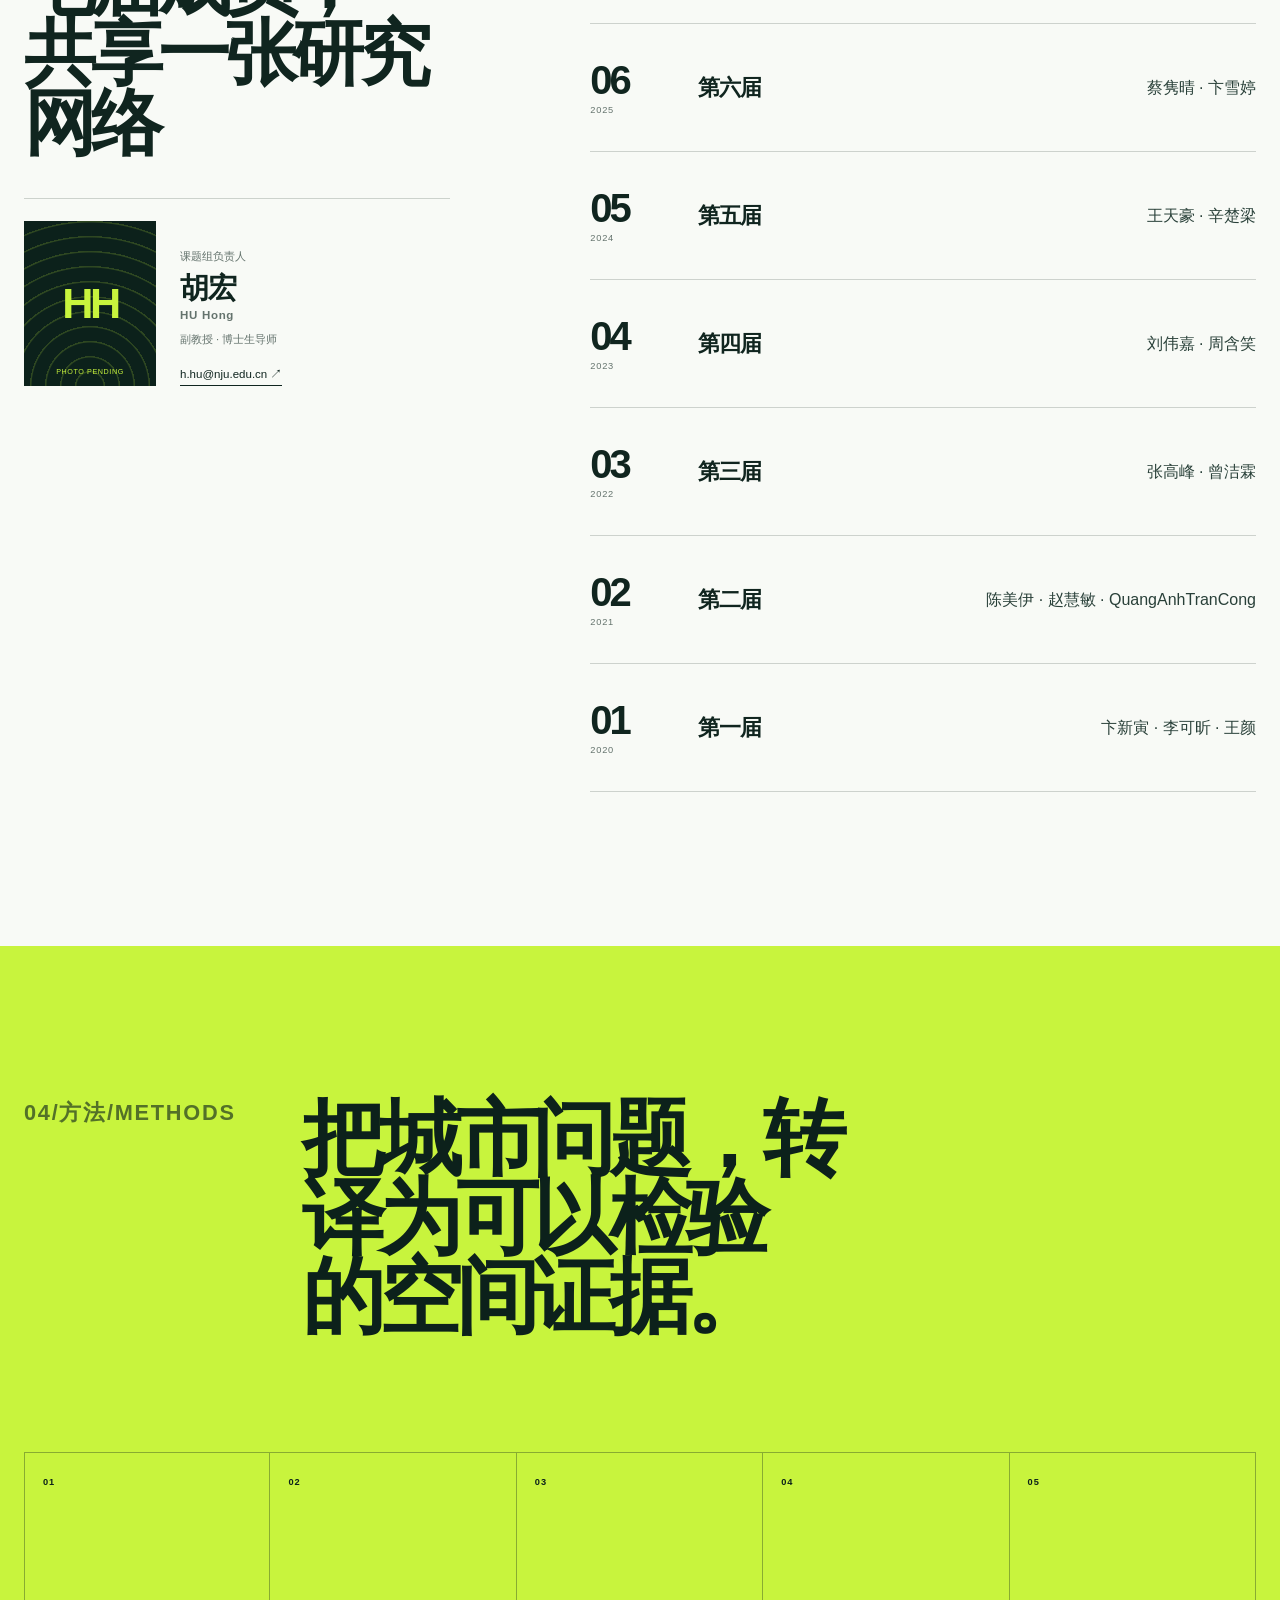
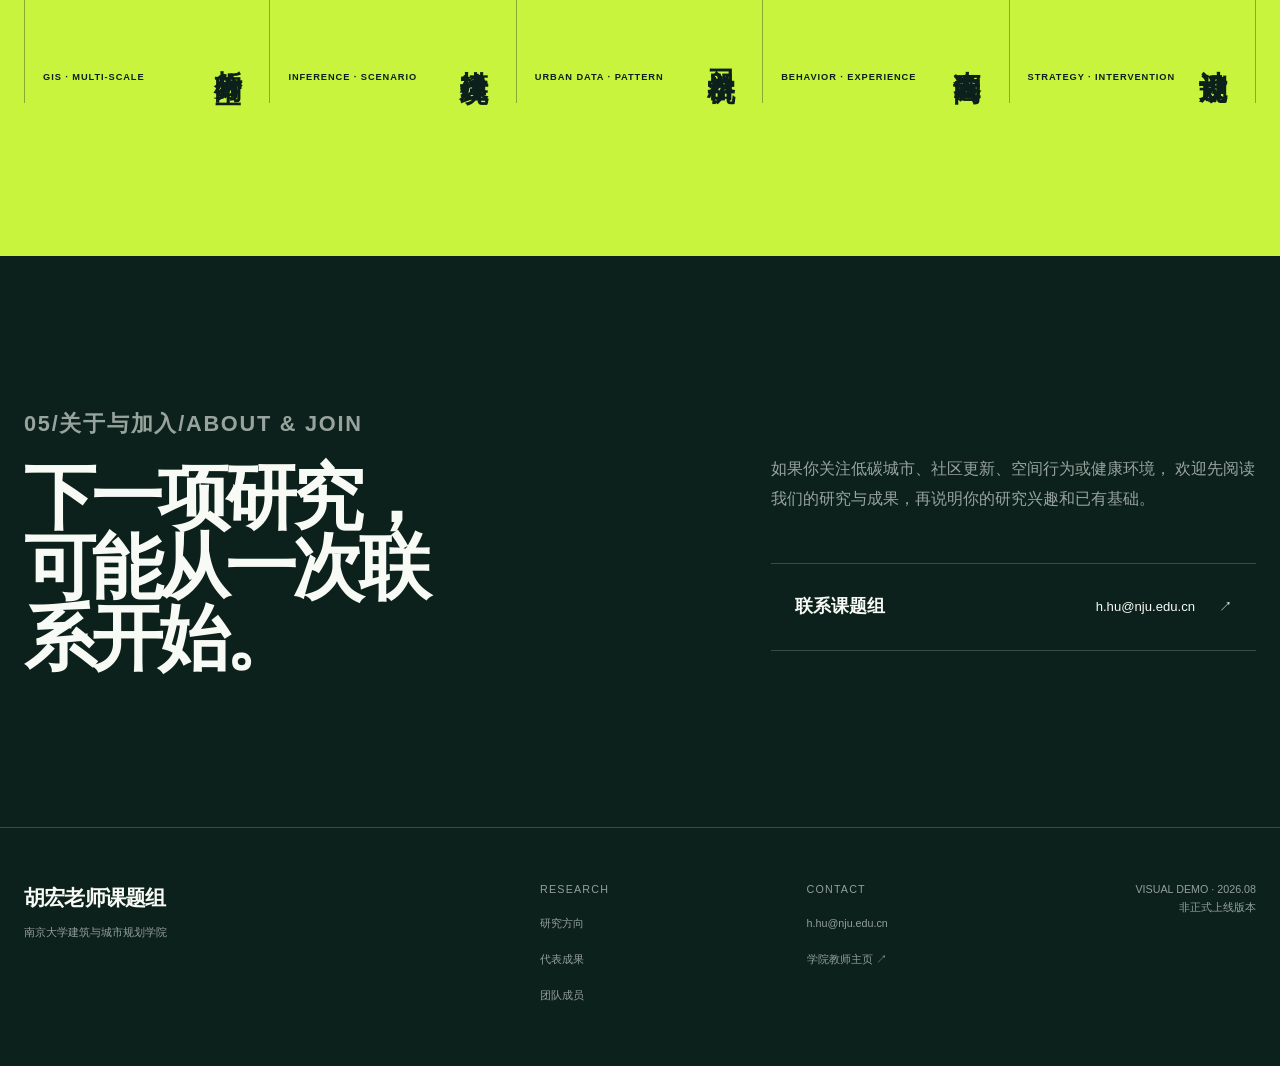
<file: docs/index.html>
<!doctype html>
<html lang="zh-CN">
  <head>
    <meta charset="UTF-8" />
    <meta name="viewport" content="width=device-width, initial-scale=1" />
    <meta
      name="description"
      content="南京大学建筑与城市规划学院胡宏老师课题组网站视觉 Demo。"
    />
    <meta name="theme-color" content="#edf1ec" />
    <title>胡宏老师课题组｜研究城市、行为与环境</title>
    <link
      rel="icon"
      href="data:image/svg+xml,%3Csvg xmlns='http://www.w3.org/2000/svg' viewBox='0 0 64 64'%3E%3Crect width='64' height='64' rx='8' fill='%230c211b'/%3E%3Cpath d='M16 16v32M48 16v32M16 32h32' stroke='%23c8f43d' stroke-width='6'/%3E%3C/svg%3E"
    />
    <link rel="stylesheet" href="styles.css" />
    <noscript>
      <style>
        .hero-eyebrow,
        .hero h1,
        .hero-intro,
        .hero-stats,
        .hero-visual,
        [data-reveal] {
          opacity: 1 !important;
          transform: none !important;
          clip-path: none !important;
        }
      </style>
    </noscript>
  </head>
  <body>
    <a class="skip-link" href="#main-content">跳到主要内容</a>
    <div class="scroll-progress" aria-hidden="true">
      <span id="scrollProgress"></span>
    </div>

    <!-- [LEARN-HTML-01] 全站页头：品牌、导航、移动菜单与联系入口 -->
    <header class="site-header" id="siteHeader">
      <a class="brand" href="#home" aria-label="返回首页">
        <span class="brand-mark" aria-hidden="true">H/H</span>
        <span class="brand-copy">
          <strong>胡宏老师课题组</strong>
          <small>南京大学建筑与城市规划学院</small>
        </span>
      </a>

      <button
        class="menu-toggle"
        id="menuToggle"
        type="button"
        aria-expanded="false"
        aria-controls="primaryNav"
        aria-label="打开导航菜单"
      >
        <span></span>
        <span></span>
      </button>

      <nav class="primary-nav" id="primaryNav" aria-label="主要导航">
        <a href="#research">研究</a>
        <a href="#outputs">成果</a>
        <a href="#people">成员</a>
        <a href="#methods">方法</a>
        <a href="#about">关于</a>
      </nav>

      <a class="header-cta" href="mailto:h.hu@nju.edu.cn">
        <span>联系 / 加入</span>
        <span aria-hidden="true">&#8599;&#65038;</span>
      </a>
    </header>

    <main id="main-content">
      <!-- [LEARN-HTML-02] Hero：研究使命、行动入口、数据快照与 Canvas -->
      <section class="hero" id="home" aria-labelledby="heroTitle">
        <div class="hero-grid page-shell">
          <div class="hero-copy">
            <p class="eyebrow hero-eyebrow">
              <span>NJU · ARCH &amp; URBAN PLANNING</span>
              <span>RESEARCH GROUP / 2026</span>
            </p>

            <h1 id="heroTitle">
              从空间出发，<br />理解城市中的<span class="ink-shift">行为与环境</span>
            </h1>

            <div class="hero-intro">
              <p>
                围绕低碳城市与社区更新、社会—生态系统、建成环境—行为—健康关系，
                探索从区域到个体的多尺度规划支持路径。
              </p>
              <div class="hero-actions" aria-label="首页行动入口">
                <a class="button button--solid" href="#research">
                  探索研究方向
                  <svg
                    class="hero-action-icon"
                    viewBox="0 0 20 20"
                    aria-hidden="true"
                    focusable="false"
                  >
                    <path d="M10 3.5v13m0 0 5-5m-5 5-5-5" />
                  </svg>
                </a>
                <a class="text-link" href="#outputs">
                  浏览代表成果
                  <svg
                    class="hero-action-icon"
                    viewBox="0 0 20 20"
                    aria-hidden="true"
                    focusable="false"
                  >
                    <path d="M4.5 15.5 15.5 4.5M7 4.5h8.5V13" />
                  </svg>
                </a>
              </div>
            </div>

            <div class="hero-stats" aria-label="课题组资料快照">
              <div>
                <strong>7</strong>
                <span>届成员</span>
              </div>
              <div>
                <strong>15</strong>
                <span>名正式组内学生</span>
              </div>
              <div>
                <strong>32</strong>
                <span>项成果</span>
              </div>
              <p>数据截至 2026.09</p>
            </div>
          </div>

          <figure class="hero-visual" aria-labelledby="fieldCaption">
            <canvas id="fieldCanvas" aria-hidden="true"></canvas>
            <div class="field-overlay" aria-hidden="true">
              <span class="field-code">FIELD / NJ·32.06°N</span>
              <span class="field-scale">REGION → CITY → BLOCK → PERSON</span>
              <span class="field-axis field-axis--x">SPATIAL SCALE</span>
              <span class="field-axis field-axis--y">HUMAN EXPERIENCE</span>
              <div class="field-core">
                <span>空间</span>
                <i></i>
                <span>行为</span>
                <i></i>
                <span>环境</span>
              </div>
            </div>
            <figcaption id="fieldCaption">
              <span>研究场域</span>
              <span>多尺度城市系统</span>
            </figcaption>
          </figure>
        </div>

        <div class="hero-marquee" aria-hidden="true">
          <span>LOW-CARBON URBANISM</span>
          <i></i>
          <span>SOCIO-ECOLOGICAL SYSTEMS</span>
          <i></i>
          <span>ENVIRONMENT · BEHAVIOR · HEALTH</span>
        </div>
      </section>

      <!-- [LEARN-HTML-03] Manifesto：课题组研究立场 -->
      <section class="manifesto" aria-label="研究理念">
        <div class="page-shell manifesto-grid">
          <p class="manifesto-line" data-reveal>
            城市不是静止的空间容器。它由物质流、人的选择、环境与制度共同塑造。
            我们把这些关系转译为<span>可分析、可设计、可实施</span>的规划证据。
          </p>
        </div>
      </section>

      <!-- [LEARN-HTML-04] Research：三个研究方向与 SVG 示意图 -->
      <section class="research section" id="research" aria-labelledby="researchTitle">
        <div class="page-shell">
          <header class="section-heading">
            <div>
              <p class="section-index">01/研究/RESEARCH</p>
              <h2 id="researchTitle">三个方向，<br />多尺度<br />研究路径</h2>
            </div>
            <p>
              从区域社会、生态演进，到社区碳代谢和个体健康。
            </p>
          </header>

          <div class="research-list">
            <article class="research-item" data-reveal>
              <div class="research-copy">
                <div class="research-kicker">
                  <p class="research-number">研究方向1</p>
                  <p class="research-scale">CITY · BLOCK · COMMUNITY</p>
                </div>
                <h3>低碳城市与<br />社区更新</h3>
                <p>
                  识别城市、街区、社区和建筑的碳代谢模式，理解空间形态与居民低碳行为之间的关系，
                  探索可实施的适应性减碳策略。
                </p>
                <ul class="tag-list" aria-label="相关研究方法">
                  <li>碳代谢</li>
                  <li>空间形态</li>
                  <li>行为意愿</li>
                  <li>更新策略</li>
                </ul>
                <a class="row-link" href="#outputs" data-research-target="1">
                  查看相关毕业论文 <span aria-hidden="true">&#8599;&#65038;</span>
                </a>
              </div>
              <figure class="research-graphic research-graphic--carbon">
                <svg viewBox="0 0 640 500" role="img" aria-label="社区空间形态与碳流关系抽象图">
                  <g class="map-grid">
                    <path d="M52 54H588M52 132H588M52 210H588M52 288H588M52 366H588M52 444H588" />
                    <path d="M52 54V444M142 54V444M232 54V444M322 54V444M412 54V444M502 54V444M588 54V444" />
                  </g>
                  <g class="carbon-blocks">
                    <rect x="72" y="74" width="142" height="116" />
                    <rect x="252" y="74" width="70" height="116" />
                    <rect x="360" y="74" width="206" height="60" />
                    <rect x="360" y="164" width="94" height="124" />
                    <rect x="490" y="164" width="76" height="124" />
                    <rect x="72" y="230" width="250" height="136" />
                    <rect x="72" y="396" width="112" height="28" />
                    <rect x="222" y="396" width="344" height="28" />
                  </g>
                  <path class="carbon-flow" d="M92 346C180 284 212 304 278 238S388 140 544 106" />
                  <path class="carbon-flow carbon-flow--second" d="M122 104C190 148 210 192 306 206S430 272 538 250" />
                  <g class="carbon-points">
                    <circle cx="92" cy="346" r="7" />
                    <circle cx="278" cy="238" r="7" />
                    <circle cx="544" cy="106" r="7" />
                    <circle cx="122" cy="104" r="7" />
                    <circle cx="306" cy="206" r="7" />
                    <circle cx="538" cy="250" r="7" />
                  </g>
                </svg>
                <figcaption>
                  <span>CARBON FLOW / BLOCK MORPHOLOGY</span>
                </figcaption>
              </figure>
            </article>

            <article class="research-item research-item--reverse" data-reveal>
              <div class="research-copy">
                <div class="research-kicker">
                  <p class="research-number">研究方向2</p>
                  <p class="research-scale">REGION · LANDSCAPE · GOVERNANCE</p>
                </div>
                <h3>社会—生态系统<br />与区域治理</h3>
                <p>
                  研究区域社会—生态系统的长期演进、压力与响应机制，
                  将生态安全格局、减排潜力纳入规划治理。
                </p>
                <ul class="tag-list" aria-label="相关研究方法">
                  <li>适应性循环</li>
                  <li>生态安全</li>
                  <li>情景评估</li>
                  <li>区域治理</li>
                </ul>
                <a class="row-link" href="#outputs" data-research-target="2">
                  查看相关毕业论文 <span aria-hidden="true">&#8599;&#65038;</span>
                </a>
              </div>
              <figure class="research-graphic research-graphic--ecology">
                <svg viewBox="0 0 640 500" role="img" aria-label="区域社会生态系统循环抽象图">
                  <g class="eco-orbits">
                    <ellipse cx="320" cy="250" rx="248" ry="180" />
                    <ellipse cx="320" cy="250" rx="176" ry="126" />
                    <ellipse cx="320" cy="250" rx="98" ry="72" />
                  </g>
                  <path class="eco-land" d="M74 282C126 218 182 224 230 190C286 150 328 178 362 144C410 98 480 126 568 202V398H74Z" />
                  <path class="eco-river" d="M96 332C176 326 198 260 274 276S366 354 430 304S496 222 560 250" />
                  <g class="eco-nodes">
                    <circle cx="132" cy="250" r="8" />
                    <circle cx="230" cy="190" r="8" />
                    <circle cx="362" cy="144" r="8" />
                    <circle cx="488" cy="184" r="8" />
                    <circle cx="430" cy="304" r="8" />
                    <circle cx="274" cy="276" r="8" />
                  </g>
                  <g class="eco-labels">
                    <text x="104" y="238">PRESSURE</text>
                    <text x="344" y="132">STATE</text>
                    <text x="444" y="334">RESPONSE</text>
                  </g>
                </svg>
                <figcaption>
                  <span>ADAPTIVE CYCLE / REGIONAL SYSTEM</span>
                </figcaption>
              </figure>
            </article>

            <article class="research-item" data-reveal>
              <div class="research-copy">
                <div class="research-kicker">
                  <p class="research-number">研究方向3</p>
                  <p class="research-scale">ENVIRONMENT · BEHAVIOR · HEALTH</p>
                </div>
                <h3>建成环境、行为<br />与健康</h3>
                <p>
                  连接居住环境、绿地暴露、日常行为与心理健康，
                  关注人的活动选择与城市公平。
                </p>
                <ul class="tag-list" aria-label="相关研究方法">
                  <li>活动空间</li>
                  <li>绿地暴露</li>
                  <li>出行行为</li>
                  <li>心理健康</li>
                </ul>
                <a class="row-link" href="#outputs" data-research-target="3">
                  查看相关毕业论文 <span aria-hidden="true">&#8599;&#65038;</span>
                </a>
              </div>
              <figure class="research-graphic research-graphic--health">
                <svg viewBox="0 0 640 500" role="img" aria-label="活动空间、绿地暴露与健康关系抽象图">
                  <g class="health-rings">
                    <circle cx="322" cy="250" r="190" />
                    <circle cx="322" cy="250" r="128" />
                    <circle cx="322" cy="250" r="66" />
                  </g>
                  <g class="health-paths">
                    <path d="M112 358C168 296 196 310 242 262S314 162 380 182S430 298 526 162" />
                    <path d="M94 192C166 162 210 194 272 234S400 354 548 310" />
                  </g>
                  <g class="health-points">
                    <circle cx="112" cy="358" r="9" />
                    <circle cx="242" cy="262" r="9" />
                    <circle cx="380" cy="182" r="9" />
                    <circle cx="526" cy="162" r="9" />
                    <circle cx="94" cy="192" r="9" />
                    <circle cx="272" cy="234" r="9" />
                    <circle cx="548" cy="310" r="9" />
                  </g>
                  <g class="health-core">
                    <circle cx="322" cy="250" r="22" />
                    <text x="322" y="256">H</text>
                  </g>
                </svg>
                <figcaption>
                  <span>ACTIVITY SPACE / EXPOSURE</span>
                </figcaption>
              </figure>
            </article>
          </div>
        </div>
      </section>

      <!-- [LEARN-HTML-05] Outputs：筛选按钮、代表成果与统计口径 -->
      <section class="outputs section section--dark" id="outputs" aria-labelledby="outputsTitle">
        <div class="page-shell">
          <header class="section-heading section-heading--dark">
            <div>
              <p class="section-index">02/成果/OUTPUTS</p>
              <h2 id="outputsTitle">研究成果</h2>
            </div>
          </header>

          <div class="output-toolbar">
            <div class="output-filters" role="group" aria-label="按成果类型筛选">
              <button type="button" data-filter="all" aria-pressed="true">全部 <span>32</span></button>
              <button type="button" data-filter="monograph" aria-pressed="false">专著 <span>1</span></button>
              <button type="button" data-filter="textbook" aria-pressed="false">教材 <span>2</span></button>
              <button type="button" data-filter="course" aria-pressed="false">课程 <span>5</span></button>
              <button type="button" data-filter="paper" aria-pressed="false">期刊论文 <span>9</span></button>
              <button type="button" data-filter="thesis" aria-pressed="false">毕业论文 <span>11</span></button>
              <button type="button" data-filter="patent" aria-pressed="false">发明专利 <span>1</span></button>
              <button type="button" data-filter="student" aria-pressed="false">学生创新 <span>2</span></button>
              <button type="button" data-filter="report" aria-pressed="false">学术报告 <span>1</span></button>
            </div>
            <p id="outputStatus" role="status" aria-live="polite">显示 5 / 32 项成果</p>
          </div>

          <div class="output-list" id="outputList">
            <article class="output-row" data-output-type="paper" data-source-row="20">
              <div class="output-meta">
                <span>2026</span>
                <span>期刊论文 / PAPER</span>
              </div>
              <div class="output-main">
                <h3>基于建成环境和行为意愿的社区低碳更新潜力类型识别——以南京中心城区为例</h3>
                <p>赵慧敏、王天豪 · 第二届、第五届</p>
              </div>
              <a class="output-action" href="https://doi.org/10.13287/j.1001-9332.202608.025"
                target="_blank"
                rel="noreferrer noopener"
                aria-label="打开期刊论文来源：基于建成环境和行为意愿的社区低碳更新潜力类型识别——以南京中心城区为例"
              >DOI &#8599;&#65038;</a>
            </article>

            <article class="output-row" data-output-type="paper" data-source-row="31">
              <div class="output-meta">
                <span>2025</span>
                <span>期刊论文 / PAPER</span>
              </div>
              <div class="output-main">
                <h3>生命周期视角下城市多尺度碳排放研究进展及协同减排策略探索</h3>
                <p>周含笑 · 第四届</p>
              </div>
              <a class="output-action" href="https://doi.org/10.13287/j.1001-9332.202510.024"
                target="_blank"
                rel="noreferrer noopener"
                aria-label="打开期刊论文来源：生命周期视角下城市多尺度碳排放研究进展及协同减排策略探索"
              >DOI &#8599;&#65038;</a>
            </article>

            <article class="output-row" data-output-type="paper" data-source-row="30">
              <div class="output-meta">
                <span>2025</span>
                <span>期刊论文 / PAPER</span>
              </div>
              <div class="output-main">
                <h3>The effects of green apartment living, neighborhood greenspace exposures and greenspace exposures in activity space on residents’ walking behaviors and mental health in China</h3>
                <p>周含笑 · 第四届</p>
              </div>
              <a class="output-action" href="https://doi.org/10.1016/j.apgeog.2025.103545"
                target="_blank"
                rel="noreferrer noopener"
                aria-label="打开期刊论文来源：The effects of green apartment living, neighborhood greenspace exposures and greenspace exposures in activity space on residents’ walking behaviors and mental health in China"
              >DOI &#8599;&#65038;</a>
            </article>

            <article class="output-row" data-output-type="patent" data-source-row="17">
              <div class="output-meta">
                <span>2025</span>
                <span>发明专利 / PATENT</span>
              </div>
              <div class="output-main">
                <h3>一种城市社区低碳更新多目标优化处理方法及系统</h3>
                <p>陈美伊、刘伟嘉 · 第二届、第四届</p>
              </div>
              <a class="output-action" href="https://patents.google.com/patent/CN119830590B/zh"
                target="_blank"
                rel="noreferrer noopener"
                aria-label="打开发明专利来源：一种城市社区低碳更新多目标优化处理方法及系统"
              >专利 &#8599;&#65038;</a>
            </article>

            <article class="output-row" data-output-type="student" data-source-row="27">
              <div class="output-meta">
                <span>2023</span>
                <span>学生创新 / PROJECT</span>
              </div>
              <div class="output-main">
                <h3>“碳享家园”——面向未来低碳社区更新的共创游戏创意设计</h3>
                <p>曾洁霖 · 第三届</p>
              </div>
              <span class="output-action output-action--disabled" aria-label="原链接当前不可访问：“碳享家园”——面向未来低碳社区更新的共创游戏创意设计">链接待修复</span>
            </article>

            <article class="output-row" data-output-type="monograph" data-source-row="2">
              <div class="output-meta">
                <span>2016</span>
                <span>专著 / MONOGRAPH</span>
              </div>
              <div class="output-main">
                <h3>智慧城市规划方法：适应性视角下的空间分析模型（合著）</h3>
                <p>胡宏 · 负责人</p>
              </div>
              <a class="output-action" href="https://arch.nju.edu.cn/xwdt/2023/20230621/i248346.html"
                target="_blank"
                rel="noreferrer noopener"
                aria-label="打开出版物（专著）来源：智慧城市规划方法：适应性视角下的空间分析模型（合著）"
              >书目 &#8599;&#65038;</a>
            </article>

            <article class="output-row" data-output-type="textbook" data-source-row="3">
              <div class="output-meta">
                <span>2020</span>
                <span>教材 / TEXTBOOK</span>
              </div>
              <div class="output-main">
                <h3>数字城市规划教程（合著）</h3>
                <p>胡宏 · 负责人</p>
              </div>
              <a class="output-action" href="https://ii-v.com/9787564186531-417767.html"
                target="_blank"
                rel="noreferrer noopener"
                aria-label="打开出版物（教材）来源：数字城市规划教程（合著）"
              >书目 &#8599;&#65038;</a>
            </article>

            <article class="output-row" data-output-type="textbook" data-source-row="4">
              <div class="output-meta">
                <span>2022</span>
                <span>教材 / TEXTBOOK</span>
              </div>
              <div class="output-main">
                <h3>城市与区域系统分析实验教程（R语言应用）（编著）</h3>
                <p>胡宏 · 负责人</p>
              </div>
              <a class="output-action" href="https://www.icourse163.org/course/NJU-1449482167"
                target="_blank"
                rel="noreferrer noopener"
                aria-label="打开出版物（教材）来源：城市与区域系统分析实验教程（R语言应用）（编著）"
              >书目 &#8599;&#65038;</a>
            </article>

            <article class="output-row" data-output-type="course" data-source-row="5">
              <div class="output-meta">
                <span>当前主页列示</span>
                <span>课程 / COURSE</span>
              </div>
              <div class="output-main">
                <h3>城市与区域系统分析</h3>
                <p>胡宏 · 负责人</p>
              </div>
              <a class="output-action" href="https://arch.nju.edu.cn/szdw/fjs/20200826/i126594.html"
                target="_blank"
                rel="noreferrer noopener"
                aria-label="打开课程来源：城市与区域系统分析"
              >课程 &#8599;&#65038;</a>
            </article>

            <article class="output-row" data-output-type="course" data-source-row="6">
              <div class="output-meta">
                <span>2026</span>
                <span>课程 / COURSE</span>
              </div>
              <div class="output-main">
                <h3>探寻城市数字密码</h3>
                <p>胡宏 · 负责人</p>
              </div>
              <a class="output-action" href="https://higher.smartedu.cn/course/63b671b27bd90ec045c1a62e"
                target="_blank"
                rel="noreferrer noopener"
                aria-label="打开课程来源：探寻城市数字密码"
              >课程 &#8599;&#65038;</a>
            </article>

            <article class="output-row" data-output-type="course" data-source-row="7">
              <div class="output-meta">
                <span>2026</span>
                <span>课程 / COURSE</span>
              </div>
              <div class="output-main">
                <h3>建筑与规划技术（二）（模块）</h3>
                <p>胡宏 · 负责人</p>
              </div>
              <a class="output-action" href="https://jw.nju.edu.cn/_upload/article/files/91/ab/79dbd42b4ae8976c1238fb57f584/7db81911-b168-4280-851d-8a14d7ef506b.pdf"
                target="_blank"
                rel="noreferrer noopener"
                aria-label="打开课程来源：建筑与规划技术（二）（模块）"
              >课表 &#8599;&#65038;</a>
            </article>

            <article class="output-row" data-output-type="course" data-source-row="8">
              <div class="output-meta">
                <span>当前主页列示</span>
                <span>课程 / COURSE</span>
              </div>
              <div class="output-main">
                <h3>Theory and Practice of Healthy Cities</h3>
                <p>胡宏 · 负责人</p>
              </div>
              <a class="output-action" href="https://arch.nju.edu.cn/szdw/fjs/20200826/i126594.html"
                target="_blank"
                rel="noreferrer noopener"
                aria-label="打开课程来源：Theory and Practice of Healthy Cities"
              >课程 &#8599;&#65038;</a>
            </article>

            <article class="output-row" data-output-type="course" data-source-row="9">
              <div class="output-meta">
                <span>2026</span>
                <span>课程 / COURSE</span>
              </div>
              <div class="output-main">
                <h3>人工智能与低碳城市</h3>
                <p>胡宏 · 负责人</p>
              </div>
              <a class="output-action" href="https://jw.nju.edu.cn/_upload/article/files/91/ab/79dbd42b4ae8976c1238fb57f584/7db81911-b168-4280-851d-8a14d7ef506b.pdf"
                target="_blank"
                rel="noreferrer noopener"
                aria-label="打开课程来源：人工智能与低碳城市"
              >课表 &#8599;&#65038;</a>
            </article>

            <article class="output-row" data-output-type="paper" data-source-row="10">
              <div class="output-meta">
                <span>2023</span>
                <span>期刊论文 / PAPER</span>
              </div>
              <div class="output-main">
                <h3>基于减排增汇潜力评价的区域生态安全格局优化研究——以南京都市圈为例</h3>
                <p>卞新寅 · 第一届</p>
              </div>
              <a class="output-action" href="https://yangtze.silkroadinfo.org.cn/2023/12/20231220103247140基于减排增汇潜力评价的区域生态安全格局优化研究——以南京都市圈为例.pdf"
                target="_blank"
                rel="noreferrer noopener"
                aria-label="打开期刊论文来源：基于减排增汇潜力评价的区域生态安全格局优化研究——以南京都市圈为例"
              >来源 &#8599;&#65038;</a>
            </article>

            <article class="output-row" data-output-type="thesis" data-research-direction="2" data-source-row="11">
              <div class="output-meta">
                <span>2023</span>
                <span>方向2 · 毕业论文 / THESIS</span>
              </div>
              <div class="output-main">
                <h3>基于碳减排效应评估的区域国土空间协同优化方法研究</h3>
                <p>卞新寅 · 第一届</p>
              </div>
            </article>

            <article class="output-row" data-output-type="paper" data-source-row="12">
              <div class="output-meta">
                <span>2022</span>
                <span>期刊论文 / PAPER</span>
              </div>
              <div class="output-main">
                <h3>基于适应性循环理论与压力—状态—响应框架的区域社会—生态系统演进研究</h3>
                <p>李可昕、赵慧敏 · 第一届、第二届</p>
              </div>
              <a class="output-action" href="https://doi.org/10.5846/stxb202110152916"
                target="_blank"
                rel="noreferrer noopener"
                aria-label="打开期刊论文来源：基于适应性循环理论与压力—状态—响应框架的区域社会—生态系统演进研究"
              >DOI &#8599;&#65038;</a>
            </article>

            <article class="output-row" data-output-type="thesis" data-research-direction="2" data-source-row="13">
              <div class="output-meta">
                <span>2023</span>
                <span>方向2 · 毕业论文 / THESIS</span>
              </div>
              <div class="output-main">
                <h3>社会—生态系统风险演进视角下多尺度国土空间格局优化研究</h3>
                <p>李可昕 · 第一届</p>
              </div>
            </article>

            <article class="output-row" data-output-type="paper" data-source-row="14">
              <div class="output-meta">
                <span>2023</span>
                <span>期刊论文 / PAPER</span>
              </div>
              <div class="output-main">
                <h3>基于影响不对称分析的口袋公园使用满意度关键影响因子识别研究</h3>
                <p>王颜 · 第一届</p>
              </div>
              <a class="output-action" href="https://jchla.ijournals.cn/ch/reader/view_abstract.aspx?file_no=20231115&amp;flag=1"
                target="_blank"
                rel="noreferrer noopener"
                aria-label="打开期刊论文来源：基于影响不对称分析的口袋公园使用满意度关键影响因子识别研究"
              >来源 &#8599;&#65038;</a>
            </article>

            <article class="output-row" data-output-type="thesis" data-research-direction="3" data-source-row="15">
              <div class="output-meta">
                <span>2023</span>
                <span>方向3 · 毕业论文 / THESIS</span>
              </div>
              <div class="output-main">
                <h3>基于机器学习方法的口袋公园使用感知及建设潜力评估研究</h3>
                <p>王颜 · 第一届</p>
              </div>
            </article>

            <article class="output-row" data-output-type="paper" data-source-row="16">
              <div class="output-meta">
                <span>2025</span>
                <span>期刊论文 / PAPER</span>
              </div>
              <div class="output-main">
                <h3>城市街区碳代谢模式识别及适应性更新策略——以福建省长汀县历史文化街区为例</h3>
                <p>陈美伊 · 第二届</p>
              </div>
              <a class="output-action" href="https://www.planning.org.cn/education/view_magazine?id=155"
                target="_blank"
                rel="noreferrer noopener"
                aria-label="打开期刊论文来源：城市街区碳代谢模式识别及适应性更新策略——以福建省长汀县历史文化街区为例"
              >来源 &#8599;&#65038;</a>
            </article>

            <article class="output-row" data-output-type="student" data-source-row="18">
              <div class="output-meta">
                <span>2023</span>
                <span>学生创新 / PROJECT</span>
              </div>
              <div class="output-main">
                <h3>历史文化名城低碳城市更新智慧平台</h3>
                <p>陈美伊 · 第二届</p>
              </div>
              <span class="output-action output-action--disabled" aria-label="原链接当前不可访问：历史文化名城低碳城市更新智慧平台">链接待修复</span>
            </article>

            <article class="output-row" data-output-type="thesis" data-research-direction="1" data-source-row="19">
              <div class="output-meta">
                <span>2024</span>
                <span>方向1 · 毕业论文 / THESIS</span>
              </div>
              <div class="output-main">
                <h3>城市历史文化街区碳代谢模式识别及适应性更新策略研究</h3>
                <p>陈美伊 · 第二届</p>
              </div>
            </article>

            <article class="output-row" data-output-type="report" data-source-row="21">
              <div class="output-meta">
                <span>2022</span>
                <span>学术报告 / REPORT</span>
              </div>
              <div class="output-main">
                <h3>基于 DEMATEL_ISM 模型的区域智慧生态建设水平评价及驱动机制研究——以江苏省53个区县为例</h3>
                <p>赵慧敏 · 第二届</p>
              </div>
              <a class="output-action" href="https://arch.nju.edu.cn/sy/xsxx/20221221/i236719.html"
                target="_blank"
                rel="noreferrer noopener"
                aria-label="打开学术报告来源：基于 DEMATEL_ISM 模型的区域智慧生态建设水平评价及驱动机制研究——以江苏省53个区县为例"
              >来源 &#8599;&#65038;</a>
            </article>

            <article class="output-row" data-output-type="thesis" data-research-direction="3" data-source-row="22">
              <div class="output-meta">
                <span>2024</span>
                <span>方向3 · 毕业论文 / THESIS</span>
              </div>
              <div class="output-main">
                <h3>社区建成环境对居民低碳行为与碳排放影响机制研究</h3>
                <p>赵慧敏 · 第二届</p>
              </div>
            </article>

            <article class="output-row" data-output-type="paper" data-source-row="23">
              <div class="output-meta">
                <span>2024</span>
                <span>期刊论文 / PAPER</span>
              </div>
              <div class="output-main">
                <h3>基于神经网络算法的城市生态环境设施智慧化建设类型识别及驱动机制</h3>
                <p>赵慧敏 · 第二届</p>
              </div>
              <a class="output-action" href="https://www.ecologica.cn/stxb/article/abstract/stxb202309222057"
                target="_blank"
                rel="noreferrer noopener"
                aria-label="打开期刊论文来源：基于神经网络算法的城市生态环境设施智慧化建设类型识别及驱动机制"
              >来源 &#8599;&#65038;</a>
            </article>

            <article class="output-row" data-output-type="thesis" data-research-direction="2" data-source-row="24">
              <div class="output-meta">
                <span>2023</span>
                <span>方向2 · 毕业论文 / THESIS</span>
              </div>
              <div class="output-main">
                <h3>越南交通基础设施建设融入可持续发展目标的阻碍因素研究</h3>
                <p>QuangAnhTranCong · 第二届</p>
              </div>
            </article>

            <article class="output-row" data-output-type="paper" data-source-row="25">
              <div class="output-meta">
                <span>2025</span>
                <span>期刊论文 / PAPER</span>
              </div>
              <div class="output-main">
                <h3>不同类型社区居民低碳更新支付意愿及其影响因素</h3>
                <p>张高峰 · 第三届</p>
              </div>
              <a class="output-action" href="https://cnki.istiz.org.cn/kcms/detail/detailall.aspx?dbcode=CJFD&amp;dbname=CJFD2025&amp;filename=stxb202510007"
                target="_blank"
                rel="noreferrer noopener"
                aria-label="打开期刊论文来源：不同类型社区居民低碳更新支付意愿及其影响因素"
              >来源 &#8599;&#65038;</a>
            </article>

            <article class="output-row" data-output-type="thesis" data-research-direction="3" data-source-row="26">
              <div class="output-meta">
                <span>2025</span>
                <span>方向3 · 毕业论文 / THESIS</span>
              </div>
              <div class="output-main">
                <h3>居住分异视角下城市社区居民低碳更新支付意愿及适应性更新策略研究</h3>
                <p>张高峰 · 第三届</p>
              </div>
            </article>

            <article class="output-row" data-output-type="thesis" data-research-direction="1" data-source-row="28">
              <div class="output-meta">
                <span>2025</span>
                <span>方向1 · 毕业论文 / THESIS</span>
              </div>
              <div class="output-main">
                <h3>地块尺度下城市建设用地碳排放时空演化及影响因素研究——以南京市为例</h3>
                <p>曾洁霖 · 第三届</p>
              </div>
            </article>

            <article class="output-row" data-output-type="thesis" data-research-direction="1" data-source-row="29">
              <div class="output-meta">
                <span>2026</span>
                <span>方向1 · 毕业论文 / THESIS</span>
              </div>
              <div class="output-main">
                <h3>基于智能体建模的城市街区低碳更新多情景模拟研究</h3>
                <p>刘伟嘉 · 第四届</p>
              </div>
            </article>

            <article class="output-row" data-output-type="thesis" data-research-direction="2" data-source-row="32">
              <div class="output-meta">
                <span>2026</span>
                <span>方向2 · 毕业论文 / THESIS</span>
              </div>
              <div class="output-main">
                <h3>基于生命周期评估的长三角地区碳排放网络时空演化特征及其影响因素研究</h3>
                <p>周含笑 · 第四届</p>
              </div>
            </article>

            <article class="output-row" data-output-type="thesis" data-research-direction="1" data-source-row="33">
              <div class="output-meta">
                <span>2026</span>
                <span>方向1 · 毕业论文 / THESIS</span>
              </div>
              <div class="output-main">
                <h3>基于生命周期评估与多智能体建模的城市农业碳排放模拟研究</h3>
                <p>辛楚梁 · 第五届 · 进行中</p>
              </div>
            </article>
          </div>

          <button class="output-expand" id="outputExpand" type="button" aria-expanded="false" aria-controls="outputList">
            <span id="outputExpandLabel">展开其余 27 项</span>
            <span class="output-expand-icon" aria-hidden="true"></span>
          </button>

          <div class="output-footnote">
            <p>32 项成果 · 8 个类型 · 19 项具备可核对来源</p>
            <span>11 篇毕业论文按 3 个研究方向归类 · 毕业论文不设外链</span>
          </div>
        </div>
      </section>

      <!-- [LEARN-HTML-06] MEMBER：负责人和七届正式组内学生 -->
      <section class="people section" id="people" aria-labelledby="peopleTitle">
        <div class="page-shell people-grid">
          <div class="people-lead">
            <p class="section-index">03/成员/MEMBER</p>
            <h2 id="peopleTitle">七届成员，<br />共享一张研究网络</h2>

            <article class="pi-profile">
              <div class="portrait-placeholder" role="img" aria-label="胡宏老师照片待授权">
                <span>HH</span>
                <small>PHOTO PENDING</small>
              </div>
              <div>
                <p>课题组负责人</p>
                <h3>胡宏 <span>HU Hong</span></h3>
                <p>副教授 · 博士生导师</p>
                <a href="mailto:h.hu@nju.edu.cn">h.hu@nju.edu.cn &#8599;&#65038;</a>
              </div>
            </article>
          </div>

          <div class="cohort-list" aria-label="七届成员名单">
            <section class="cohort-row">
              <div><span>07</span><small>2026</small></div>
              <h3>第七届</h3>
              <p>叶欣怡</p>
            </section>
            <section class="cohort-row">
              <div><span>06</span><small>2025</small></div>
              <h3>第六届</h3>
              <p>蔡隽晴 · 卞雪婷</p>
            </section>
            <section class="cohort-row">
              <div><span>05</span><small>2024</small></div>
              <h3>第五届</h3>
              <p>王天豪 · 辛楚梁</p>
            </section>
            <section class="cohort-row">
              <div><span>04</span><small>2023</small></div>
              <h3>第四届</h3>
              <p>刘伟嘉 · 周含笑</p>
            </section>
            <section class="cohort-row">
              <div><span>03</span><small>2022</small></div>
              <h3>第三届</h3>
              <p>张高峰 · 曾洁霖</p>
            </section>
            <section class="cohort-row">
              <div><span>02</span><small>2021</small></div>
              <h3>第二届</h3>
              <p>陈美伊 · 赵慧敏 · <span lang="vi">QuangAnhTranCong</span></p>
            </section>
            <section class="cohort-row">
              <div><span>01</span><small>2020</small></div>
              <h3>第一届</h3>
              <p>卞新寅 · 李可昕 · 王颜</p>
            </section>
          </div>
        </div>
      </section>

      <!-- [LEARN-HTML-07] Methods：五类研究方法 -->
      <section class="methods section" id="methods" aria-labelledby="methodsTitle">
        <div class="page-shell">
          <header class="methods-head">
            <p class="section-index">04/方法/METHODS</p>
            <h2 id="methodsTitle">把城市问题，转译为可以检验的空间证据。</h2>
          </header>

          <ol class="method-list">
            <li>
              <span>01</span>
              <strong>空间分析</strong>
              <small>GIS · MULTI-SCALE</small>
            </li>
            <li>
              <span>02</span>
              <strong>统计建模</strong>
              <small>INFERENCE · SCENARIO</small>
            </li>
            <li>
              <span>03</span>
              <strong>机器学习</strong>
              <small>URBAN DATA · PATTERN</small>
            </li>
            <li>
              <span>04</span>
              <strong>问卷调查</strong>
              <small>BEHAVIOR · EXPERIENCE</small>
            </li>
            <li>
              <span>05</span>
              <strong>规划设计</strong>
              <small>STRATEGY · INTERVENTION</small>
            </li>
          </ol>
        </div>
      </section>

      <!-- [LEARN-HTML-08] About：联系、加入与招生措辞边界 -->
      <section class="about section" id="about" aria-labelledby="aboutTitle">
        <div class="page-shell about-grid">
          <div>
            <p class="section-index">05/关于与加入/ABOUT &amp; JOIN</p>
            <h2 id="aboutTitle">下一项研究，<br />可能从一次联系开始。</h2>
          </div>
          <div class="about-copy">
            <p>
              如果你关注低碳城市、社区更新、空间行为或健康环境，
              欢迎先阅读我们的研究与成果，再说明你的研究兴趣和已有基础。
            </p>
            <a class="contact-link" href="mailto:h.hu@nju.edu.cn">
              <span>联系课题组</span>
              <span>h.hu@nju.edu.cn</span>
              <span aria-hidden="true">&#8599;&#65038;</span>
            </a>
          </div>
        </div>
      </section>
    </main>

    <!-- [LEARN-HTML-09] Footer：院系归属、站内入口和公开联系方式 -->
    <footer class="site-footer">
      <div class="page-shell footer-grid">
        <div>
          <strong>胡宏老师课题组</strong>
          <p>南京大学建筑与城市规划学院</p>
        </div>
        <div>
          <span>RESEARCH</span>
          <a href="#research">研究方向</a>
          <a href="#outputs">代表成果</a>
          <a href="#people">团队成员</a>
        </div>
        <div>
          <span>CONTACT</span>
          <a href="mailto:h.hu@nju.edu.cn">h.hu@nju.edu.cn</a>
          <a
            href="https://arch.nju.edu.cn/szdw/fjs/20200826/i126594.html"
            target="_blank"
            rel="noreferrer"
          >学院教师主页 &#8599;&#65038;</a>
        </div>
        <p class="footer-meta">VISUAL DEMO · 2026.08<br />非正式上线版本</p>
      </div>
    </footer>

    <!-- [LEARN-HTML-10] 页面只加载运行时脚本；qa-edge.mjs 不参与网页运行 -->
    <script src="script.js"></script>
  </body>
</html>
</file>
<file: styles.css>
/* [LEARN-CSS-01] 全站 Design Tokens：颜色、宽度、字体和动效曲线 */
:root {
  color-scheme: light;
  --paper: #edf1ec;
  --paper-bright: #f8faf6;
  --ink: #10251f;
  --ink-soft: #294039;
  --muted: #64736d;
  --line: rgba(16, 37, 31, 0.19);
  --line-dark: rgba(237, 241, 236, 0.2);
  --accent: #c8f43d;
  --accent-strong: #b7e42f;
  --dark: #0c211b;
  --dark-soft: #153129;
  --white: #f7faf5;
  --page: min(100% - 48px, 1440px);
  --header-height: 86px;
  --ease-out: cubic-bezier(0.16, 1, 0.3, 1);
  --ease-smooth: cubic-bezier(0.25, 1, 0.5, 1);
  --display: "Arial Narrow", "Noto Sans SC", "Microsoft YaHei", sans-serif;
  --body: "Noto Sans SC", "Microsoft YaHei", "Segoe UI", sans-serif;
}

* {
  box-sizing: border-box;
}

html {
  scroll-behavior: smooth;
  scroll-padding-top: calc(var(--header-height) + 24px);
  background: var(--paper);
}

body {
  margin: 0;
  overflow-x: hidden;
  color: var(--ink);
  font-family: var(--body);
  font-size: 16px;
  font-weight: 430;
  line-height: 1.7;
  background:
    linear-gradient(rgba(16, 37, 31, 0.025) 1px, transparent 1px),
    linear-gradient(90deg, rgba(16, 37, 31, 0.025) 1px, transparent 1px),
    var(--paper);
  background-size: 32px 32px;
  font-optical-sizing: auto;
  -webkit-font-smoothing: antialiased;
  text-rendering: optimizeLegibility;
}

body.menu-open {
  overflow: hidden;
}

::selection {
  color: var(--dark);
  background: var(--accent);
}

a {
  color: inherit;
  text-decoration: none;
}

button,
input,
textarea,
select {
  font: inherit;
}

button,
a {
  -webkit-tap-highlight-color: transparent;
}

button {
  color: inherit;
}

img,
svg,
canvas {
  display: block;
  max-width: 100%;
}

h1,
h2,
h3,
p,
figure,
ul,
ol {
  margin-top: 0;
}

h1,
h2,
h3 {
  font-family: var(--display);
  font-weight: 700;
  letter-spacing: -0.045em;
  text-wrap: balance;
}

.page-shell {
  width: var(--page);
  margin-inline: auto;
}

.skip-link {
  position: fixed;
  z-index: 999;
  top: 12px;
  left: 12px;
  padding: 12px 18px;
  color: var(--dark);
  background: var(--accent);
  transform: translateY(-150%);
  transition: transform 160ms var(--ease-out);
}

.skip-link:focus {
  transform: translateY(0);
}

.scroll-progress {
  position: fixed;
  z-index: 120;
  inset: 0 0 auto;
  height: 3px;
  pointer-events: none;
  background: transparent;
}

.scroll-progress span {
  display: block;
  width: 100%;
  height: 100%;
  background: var(--accent);
  transform: scaleX(0);
  transform-origin: left;
}

/* [LEARN-CSS-02] Header：固定页头、品牌、导航和联系按钮 */
.site-header {
  position: fixed;
  z-index: 100;
  top: 0;
  left: 0;
  display: grid;
  grid-template-columns: minmax(230px, 1fr) auto minmax(150px, 1fr);
  align-items: center;
  width: 100%;
  min-height: var(--header-height);
  padding: 12px max(24px, calc((100vw - 1440px) / 2));
  border-bottom: 1px solid transparent;
  transition:
    min-height 300ms var(--ease-out),
    background-color 300ms var(--ease-out),
    border-color 300ms var(--ease-out),
    backdrop-filter 300ms var(--ease-out);
}

.site-header.is-scrolled {
  min-height: 68px;
  border-color: var(--line);
  background: rgba(237, 241, 236, 0.88);
  backdrop-filter: blur(18px) saturate(1.2);
}

.brand {
  display: inline-flex;
  align-items: center;
  justify-self: start;
  min-height: 48px;
  gap: 13px;
}

.brand-mark {
  display: grid;
  place-items: center;
  width: 43px;
  height: 43px;
  border: 1px solid currentColor;
  font-family: var(--display);
  font-size: 0.82rem;
  font-weight: 800;
  letter-spacing: -0.05em;
}

.brand-copy {
  display: grid;
  line-height: 1.2;
}

.brand-copy strong {
  font-size: 0.91rem;
  font-weight: 680;
}

.brand-copy small {
  margin-top: 4px;
  color: var(--muted);
  font-size: 0.68rem;
  letter-spacing: 0.04em;
}

.primary-nav {
  display: flex;
  align-items: center;
  justify-content: center;
  gap: clamp(10px, 2vw, 32px);
}

.primary-nav a {
  position: relative;
  display: grid;
  place-items: center;
  min-width: 50px;
  min-height: 44px;
  padding-inline: 6px;
  font-size: 0.82rem;
  font-weight: 550;
}

.primary-nav a::after {
  content: "";
  position: absolute;
  right: 6px;
  bottom: 7px;
  left: 6px;
  height: 2px;
  background: currentColor;
  transform: scaleX(0);
  transform-origin: right;
  transition: transform 240ms var(--ease-out);
}

.primary-nav a:hover::after,
.primary-nav a.is-active::after {
  transform: scaleX(1);
  transform-origin: left;
}

.header-cta {
  display: inline-flex;
  align-items: center;
  justify-content: space-between;
  justify-self: end;
  width: min(150px, 100%);
  min-height: 48px;
  padding: 0 18px;
  border: 1px solid var(--ink);
  border-radius: 999px;
  font-size: 0.78rem;
  font-weight: 650;
  transition:
    color 180ms ease,
    background-color 180ms ease,
    transform 120ms ease;
}

.header-cta:hover {
  color: var(--paper);
  background: var(--ink);
}

.header-cta:active,
.button:active,
.output-filters button:active {
  transform: scale(0.98);
}

.menu-toggle {
  display: none;
}

/* [LEARN-CSS-03] Hero：首屏网格、标题、统计和 Canvas 容器 */
.hero {
  position: relative;
  min-height: 100dvh;
  padding-top: var(--header-height);
  overflow: hidden;
  background:
    radial-gradient(circle at 13% 22%, rgba(200, 244, 61, 0.18), transparent 24rem),
    var(--paper);
}

.hero-grid {
  display: grid;
  grid-template-columns: minmax(0, 1.12fr) minmax(390px, 0.88fr);
  min-height: calc(100dvh - var(--header-height) - 56px);
  gap: clamp(42px, 7vw, 112px);
  align-items: center;
  padding-block: clamp(46px, 7vh, 88px);
}

.hero-copy {
  position: relative;
  z-index: 2;
  padding-top: 3vh;
}

.eyebrow {
  display: flex;
  justify-content: space-between;
  gap: 24px;
  margin-bottom: clamp(36px, 6vh, 68px);
  color: var(--ink-soft);
  font-size: 0.67rem;
  font-weight: 650;
  letter-spacing: 0.13em;
  line-height: 1.35;
}

.hero-eyebrow,
.hero h1,
.hero-intro,
.hero-stats,
.hero-visual {
  opacity: 0;
}

.is-ready .hero-eyebrow {
  animation: hero-reveal 680ms 80ms var(--ease-out) forwards;
}

.is-ready .hero h1 {
  animation: hero-reveal 780ms 160ms var(--ease-out) forwards;
}

.is-ready .hero-intro {
  animation: hero-reveal 760ms 280ms var(--ease-out) forwards;
}

.is-ready .hero-stats {
  animation: hero-reveal 760ms 380ms var(--ease-out) forwards;
}

.is-ready .hero-visual {
  animation: visual-reveal 980ms 160ms var(--ease-out) forwards;
}

@keyframes hero-reveal {
  from {
    opacity: 0;
    transform: translateY(24px);
    clip-path: inset(0 0 100% 0);
  }
  to {
    opacity: 1;
    transform: translateY(0);
    clip-path: inset(0);
  }
}

@keyframes visual-reveal {
  from {
    opacity: 0;
    transform: translateY(24px) scale(0.96);
    clip-path: inset(14% 0 14% 0);
  }
  to {
    opacity: 1;
    transform: translateY(0) scale(1);
    clip-path: inset(0);
  }
}

.hero h1 {
  max-width: 9.2ch;
  margin-bottom: clamp(36px, 5vh, 62px);
  font-size: clamp(3.45rem, 6.6vw, 7.25rem);
  line-height: 0.93;
  letter-spacing: -0.075em;
}

.ink-shift {
  position: relative;
  display: inline-block;
  z-index: 0;
}

.ink-shift::before {
  content: "";
  position: absolute;
  z-index: -1;
  right: -0.08em;
  bottom: 0.02em;
  left: -0.03em;
  height: 0.22em;
  background: var(--accent);
  transform: skewX(-13deg);
}

.hero-intro {
  display: grid;
  grid-template-columns: minmax(0, 1fr) auto;
  gap: clamp(24px, 4vw, 64px);
  align-items: end;
  max-width: 850px;
}

.hero-intro > p {
  max-width: 40rem;
  margin-bottom: 0;
  color: var(--ink-soft);
  font-size: clamp(1rem, 1.18vw, 1.18rem);
  line-height: 1.9;
}

.hero-actions {
  display: grid;
  min-width: 180px;
  gap: 16px;
}

.button {
  display: inline-flex;
  align-items: center;
  justify-content: space-between;
  min-height: 52px;
  padding: 0 20px;
  border-radius: 999px;
  font-size: 0.82rem;
  font-weight: 650;
  transition:
    background-color 180ms ease,
    color 180ms ease,
    transform 120ms ease;
}

.button--solid {
  color: var(--paper);
  background: var(--ink);
}

.button--solid:hover {
  color: var(--ink);
  background: var(--accent);
}

.text-link,
.row-link {
  display: inline-flex;
  align-items: center;
  justify-content: space-between;
  min-height: 44px;
  gap: 24px;
  border-bottom: 1px solid currentColor;
  font-size: 0.8rem;
  font-weight: 650;
  transition: gap 200ms var(--ease-out);
}

.text-link:hover,
.row-link:hover {
  gap: 34px;
}

.hero-stats {
  display: grid;
  grid-template-columns: repeat(3, minmax(0, 1fr)) auto;
  gap: 20px;
  align-items: end;
  margin-top: clamp(46px, 7vh, 82px);
  padding-top: 22px;
  border-top: 1px solid var(--line);
}

.hero-stats div {
  display: grid;
  grid-template-columns: auto 1fr;
  align-items: baseline;
  gap: 10px;
}

.hero-stats strong {
  font-family: var(--display);
  font-size: clamp(1.8rem, 2.4vw, 2.8rem);
  line-height: 1;
  letter-spacing: -0.06em;
}

.hero-stats span,
.hero-stats > p {
  margin: 0;
  color: var(--muted);
  font-size: 0.67rem;
  letter-spacing: 0.04em;
  line-height: 1.45;
}

.hero-visual {
  position: relative;
  align-self: stretch;
  min-height: 620px;
  margin: 0;
  overflow: hidden;
  color: var(--white);
  background:
    radial-gradient(circle at 78% 18%, rgba(200, 244, 61, 0.2), transparent 28%),
    var(--dark);
  box-shadow: 0 34px 80px rgba(16, 37, 31, 0.16);
}

#fieldCanvas {
  position: absolute;
  inset: 0;
  width: 100%;
  height: 100%;
}

.field-overlay {
  position: absolute;
  inset: 0;
  pointer-events: none;
}

.field-code,
.field-scale,
.field-axis {
  position: absolute;
  font-family: var(--display);
  font-size: 0.61rem;
  font-weight: 650;
  letter-spacing: 0.12em;
}

.field-code {
  top: 24px;
  left: 24px;
}

.field-scale {
  right: 24px;
  bottom: 64px;
}

.field-axis--x {
  bottom: 64px;
  left: 24px;
}

.field-axis--y {
  top: 50%;
  right: -52px;
  transform: rotate(90deg);
}

.field-core {
  position: absolute;
  top: 50%;
  left: 50%;
  display: flex;
  align-items: center;
  gap: 8px;
  width: max-content;
  padding: 12px 16px;
  border: 1px solid rgba(247, 250, 245, 0.56);
  background: rgba(12, 33, 27, 0.62);
  backdrop-filter: blur(10px);
  transform: translate(-50%, -50%);
  font-size: 0.75rem;
  letter-spacing: 0.08em;
}

.field-core i {
  width: 19px;
  height: 1px;
  background: var(--accent);
}

.hero-visual figcaption {
  position: absolute;
  right: 0;
  bottom: 0;
  left: 0;
  display: flex;
  justify-content: space-between;
  padding: 15px 24px;
  border-top: 1px solid rgba(247, 250, 245, 0.2);
  color: rgba(247, 250, 245, 0.72);
  background: rgba(12, 33, 27, 0.78);
  font-size: 0.62rem;
  letter-spacing: 0.08em;
}

.hero-marquee {
  display: flex;
  align-items: center;
  justify-content: space-around;
  min-height: 56px;
  padding-inline: 24px;
  border-top: 1px solid var(--line);
  color: var(--ink-soft);
  font-family: var(--display);
  font-size: clamp(0.66rem, 0.8vw, 0.82rem);
  font-weight: 650;
  letter-spacing: 0.1em;
  white-space: nowrap;
}

.hero-marquee i {
  width: 5px;
  height: 5px;
  background: var(--accent-strong);
  transform: rotate(45deg);
}

/* [LEARN-CSS-04] Manifesto：研究宣言的排版与留白 */
.manifesto {
  padding-block: clamp(96px, 13vw, 190px);
  background: var(--paper-bright);
}

.manifesto-grid {
  display: grid;
  grid-template-columns: minmax(130px, 0.3fr) minmax(0, 1.7fr);
  gap: 48px;
  align-items: start;
}

.section-index {
  margin-bottom: 24px;
  color: var(--muted);
  font-family: var(--display);
  font-size: 0.68rem;
  font-weight: 700;
  letter-spacing: 0.14em;
}

.manifesto-line {
  max-width: 25ch;
  margin: 0;
  font-family: var(--display);
  font-size: clamp(2.35rem, 4.8vw, 5.5rem);
  font-weight: 680;
  letter-spacing: -0.06em;
  line-height: 1.12;
}

.manifesto-line span {
  box-shadow: inset 0 -0.18em var(--accent);
}

[data-reveal] {
  opacity: 0;
  transform: translateY(28px);
  transition:
    opacity 720ms var(--ease-out),
    transform 720ms var(--ease-out);
}

[data-reveal].is-visible {
  opacity: 1;
  transform: translateY(0);
}

.section {
  padding-block: clamp(100px, 12vw, 180px);
}

.section-heading {
  display: grid;
  grid-template-columns: minmax(0, 1.3fr) minmax(300px, 0.7fr);
  gap: clamp(36px, 9vw, 140px);
  align-items: end;
  margin-bottom: clamp(72px, 9vw, 128px);
}

.section-heading h2,
.people-lead > h2,
.about-grid h2 {
  max-width: 12ch;
  margin: 0;
  font-size: clamp(2.8rem, 5.6vw, 6.4rem);
  line-height: 0.98;
  letter-spacing: -0.07em;
}

.section-heading > p,
.people-lead > p,
.about-copy > p {
  max-width: 40rem;
  margin-bottom: 0;
  color: var(--muted);
  font-size: clamp(1rem, 1.15vw, 1.16rem);
  line-height: 1.9;
}

.research {
  background: var(--paper);
}

/* [LEARN-CSS-05] Research：三个方向的交错网格和 SVG 图形 */
.research-list {
  border-bottom: 1px solid var(--line);
}

.research-item {
  display: grid;
  grid-template-columns: 84px minmax(300px, 0.75fr) minmax(430px, 1.25fr);
  gap: clamp(24px, 4vw, 64px);
  min-height: 650px;
  padding-block: clamp(48px, 6vw, 88px);
  border-top: 1px solid var(--line);
}

.research-item--reverse {
  grid-template-columns: 84px minmax(430px, 1.25fr) minmax(300px, 0.75fr);
}

.research-item--reverse .research-copy {
  grid-column: 3;
}

.research-item--reverse .research-graphic {
  grid-column: 2;
  grid-row: 1;
}

.research-number {
  color: var(--muted);
  font-family: var(--display);
  font-size: 0.73rem;
  font-weight: 700;
  letter-spacing: 0.1em;
}

.research-copy {
  display: flex;
  flex-direction: column;
  align-items: flex-start;
  padding-block: 10px;
}

.research-scale {
  margin-bottom: 30px;
  color: var(--muted);
  font-family: var(--display);
  font-size: 0.66rem;
  font-weight: 700;
  letter-spacing: 0.13em;
}

.research-copy h3 {
  max-width: 10ch;
  margin-bottom: 30px;
  font-size: clamp(2.5rem, 4vw, 4.8rem);
  line-height: 1.02;
  letter-spacing: -0.065em;
}

.research-copy > p:not(.research-scale) {
  max-width: 34rem;
  margin-bottom: 30px;
  color: var(--ink-soft);
  line-height: 1.9;
}

.tag-list {
  display: flex;
  flex-wrap: wrap;
  gap: 8px;
  padding: 0;
  margin: 0 0 38px;
  list-style: none;
}

.tag-list li {
  padding: 7px 12px;
  border: 1px solid var(--line);
  border-radius: 999px;
  color: var(--ink-soft);
  font-size: 0.69rem;
}

.row-link {
  margin-top: auto;
}

.research-graphic {
  position: relative;
  min-height: 500px;
  margin: 0;
  overflow: hidden;
  color: var(--paper);
  background: var(--dark);
}

.research-graphic::before {
  content: "";
  position: absolute;
  inset: 0;
  background:
    linear-gradient(rgba(247, 250, 245, 0.045) 1px, transparent 1px),
    linear-gradient(90deg, rgba(247, 250, 245, 0.045) 1px, transparent 1px);
  background-size: 32px 32px;
}

.research-graphic svg {
  position: absolute;
  inset: 50% auto auto 50%;
  width: min(92%, 680px);
  transform: translate(-50%, -53%);
}

.research-graphic figcaption {
  position: absolute;
  right: 20px;
  bottom: 16px;
  left: 20px;
  display: flex;
  justify-content: space-between;
  gap: 16px;
  color: rgba(247, 250, 245, 0.68);
  font-size: 0.57rem;
  letter-spacing: 0.08em;
}

.map-grid path {
  fill: none;
  stroke: rgba(247, 250, 245, 0.09);
  stroke-width: 1;
}

.carbon-blocks rect {
  fill: rgba(200, 244, 61, 0.06);
  stroke: rgba(247, 250, 245, 0.7);
  stroke-width: 1.5;
}

.carbon-flow {
  fill: none;
  stroke: var(--accent);
  stroke-width: 4;
  stroke-linecap: round;
  stroke-dasharray: 10 10;
  animation: dash-flow 5s linear infinite;
}

.carbon-flow--second {
  opacity: 0.5;
  animation-direction: reverse;
  animation-duration: 7s;
}

.carbon-points circle,
.eco-nodes circle,
.health-points circle {
  fill: var(--accent);
}

@keyframes dash-flow {
  to {
    stroke-dashoffset: -100;
  }
}

.eco-orbits ellipse,
.health-rings circle {
  fill: none;
  stroke: rgba(247, 250, 245, 0.22);
  stroke-width: 1.5;
  stroke-dasharray: 5 9;
  transform-origin: center;
  animation: orbit 18s linear infinite;
}

.eco-orbits ellipse:nth-child(2),
.health-rings circle:nth-child(2) {
  animation-direction: reverse;
  animation-duration: 14s;
}

@keyframes orbit {
  to {
    transform: rotate(360deg);
  }
}

.eco-land {
  fill: rgba(200, 244, 61, 0.13);
  stroke: rgba(247, 250, 245, 0.58);
  stroke-width: 1.5;
}

.eco-river {
  fill: none;
  stroke: var(--accent);
  stroke-width: 4;
}

.eco-labels text {
  fill: rgba(247, 250, 245, 0.72);
  font-family: Arial, sans-serif;
  font-size: 11px;
  letter-spacing: 1.6px;
}

.health-paths path {
  fill: none;
  stroke: rgba(247, 250, 245, 0.68);
  stroke-width: 2;
  stroke-dasharray: 6 6;
}

.health-points circle {
  animation: point-pulse 2.8s ease-in-out infinite;
  transform-box: fill-box;
  transform-origin: center;
}

.health-points circle:nth-child(even) {
  animation-delay: -1.2s;
}

@keyframes point-pulse {
  50% {
    opacity: 0.45;
    transform: scale(1.8);
  }
}

.health-core circle {
  fill: var(--accent);
}

.health-core text {
  fill: var(--dark);
  font-family: Arial, sans-serif;
  font-size: 16px;
  font-weight: 700;
  text-anchor: middle;
}

/* [LEARN-CSS-06] Outputs：深色成果区、筛选器和成果行 */
.section--dark {
  color: var(--white);
  background:
    radial-gradient(circle at 76% 16%, rgba(200, 244, 61, 0.08), transparent 32rem),
    var(--dark);
}

.section-heading--dark .section-index,
.section-heading--dark > p {
  color: rgba(247, 250, 245, 0.6);
}

.section-heading--dark h2 {
  max-width: 13ch;
}

.output-toolbar {
  display: flex;
  align-items: center;
  justify-content: space-between;
  gap: 24px;
  min-height: 76px;
  padding-block: 12px;
  border-top: 1px solid var(--line-dark);
  border-bottom: 1px solid var(--line-dark);
}

.output-filters {
  display: flex;
  flex-wrap: wrap;
  gap: 8px;
}

.output-filters button {
  min-height: 40px;
  padding: 0 16px;
  border: 1px solid rgba(247, 250, 245, 0.25);
  border-radius: 999px;
  color: var(--white);
  background: transparent;
  cursor: pointer;
  font-size: 0.71rem;
  transition:
    color 180ms ease,
    background-color 180ms ease,
    border-color 180ms ease,
    transform 120ms ease;
}

.output-filters button:hover,
.output-filters button[aria-pressed="true"] {
  border-color: var(--accent);
  color: var(--dark);
  background: var(--accent);
}

#outputStatus {
  margin: 0;
  color: rgba(247, 250, 245, 0.58);
  font-size: 0.7rem;
  letter-spacing: 0.05em;
}

.output-list {
  border-bottom: 1px solid var(--line-dark);
}

.output-row {
  display: grid;
  grid-template-columns: minmax(140px, 0.25fr) minmax(0, 1fr) auto;
  gap: 36px;
  align-items: center;
  min-height: 178px;
  padding-block: 28px;
  border-top: 1px solid var(--line-dark);
  transition:
    color 240ms ease,
    background-color 240ms ease,
    padding-inline 300ms var(--ease-out);
}

.output-row:first-child {
  border-top: 0;
}

.output-row:hover {
  padding-inline: 22px;
  color: var(--dark);
  background: var(--accent);
}

.output-row[hidden] {
  display: none;
}

.output-meta {
  display: grid;
  gap: 9px;
  align-self: start;
}

.output-meta span:first-child {
  font-family: var(--display);
  font-size: 1.35rem;
  font-weight: 700;
  letter-spacing: -0.04em;
}

.output-meta span:last-child,
.output-main p {
  color: rgba(247, 250, 245, 0.56);
  font-size: 0.66rem;
  letter-spacing: 0.08em;
}

.output-row:hover .output-meta span:last-child,
.output-row:hover .output-main p {
  color: rgba(12, 33, 27, 0.66);
}

.output-main h3 {
  max-width: 28ch;
  margin-bottom: 13px;
  font-size: clamp(1.45rem, 2.4vw, 2.65rem);
  line-height: 1.22;
  letter-spacing: -0.045em;
}

.output-main p {
  margin: 0;
  line-height: 1.6;
}

.output-row > a {
  display: grid;
  place-items: center;
  min-width: 76px;
  min-height: 46px;
  padding: 0 16px;
  border: 1px solid rgba(247, 250, 245, 0.36);
  border-radius: 999px;
  font-size: 0.7rem;
  font-weight: 700;
  white-space: nowrap;
}

.output-row:hover > a {
  border-color: var(--dark);
}

.output-footnote {
  display: flex;
  justify-content: space-between;
  gap: 24px;
  padding-top: 24px;
  color: rgba(247, 250, 245, 0.56);
  font-size: 0.7rem;
}

.output-footnote p {
  margin: 0;
}

.output-footnote a {
  border-bottom: 1px solid currentColor;
}

/* [LEARN-CSS-07] People：负责人资料与六届成员列表 */
.people {
  background: var(--paper-bright);
}

.people-grid {
  display: grid;
  grid-template-columns: minmax(330px, 0.78fr) minmax(0, 1.22fr);
  gap: clamp(70px, 11vw, 180px);
  align-items: start;
}

.people-lead {
  position: sticky;
  top: 110px;
}

.people-lead > h2 {
  margin-bottom: 40px;
}

.people-lead > p {
  margin-bottom: 54px;
}

.pi-profile {
  display: grid;
  grid-template-columns: 132px minmax(0, 1fr);
  gap: 24px;
  align-items: end;
  padding-top: 22px;
  border-top: 1px solid var(--line);
}

.portrait-placeholder {
  position: relative;
  display: grid;
  place-items: center;
  aspect-ratio: 4 / 5;
  overflow: hidden;
  color: var(--accent);
  background:
    repeating-radial-gradient(circle at 50% 100%, transparent 0 13px, rgba(200, 244, 61, 0.18) 14px 15px),
    var(--dark);
}

.portrait-placeholder span {
  font-family: var(--display);
  font-size: 2.7rem;
  font-weight: 750;
  letter-spacing: -0.08em;
}

.portrait-placeholder small {
  position: absolute;
  right: 8px;
  bottom: 8px;
  left: 8px;
  font-size: 0.45rem;
  letter-spacing: 0.08em;
  text-align: center;
}

.pi-profile > div:last-child > p {
  margin-bottom: 6px;
  color: var(--muted);
  font-size: 0.7rem;
}

.pi-profile h3 {
  margin-bottom: 8px;
  font-size: 1.8rem;
  line-height: 1.15;
}

.pi-profile h3 span {
  display: block;
  margin-top: 4px;
  color: var(--muted);
  font-size: 0.72rem;
  font-weight: 600;
  letter-spacing: 0.06em;
}

.pi-profile a {
  display: inline-block;
  margin-top: 10px;
  border-bottom: 1px solid currentColor;
  font-size: 0.72rem;
}

.cohort-list {
  border-bottom: 1px solid var(--line);
}

.cohort-row {
  display: grid;
  grid-template-columns: 80px 150px minmax(0, 1fr);
  gap: 28px;
  align-items: center;
  min-height: 128px;
  border-top: 1px solid var(--line);
  transition:
    padding-inline 280ms var(--ease-out),
    background-color 220ms ease;
}

.cohort-row:hover {
  padding-inline: 20px;
  background: rgba(200, 244, 61, 0.22);
}

.cohort-row > div {
  display: grid;
  line-height: 1;
}

.cohort-row span {
  font-family: var(--display);
  font-size: 2.5rem;
  font-weight: 720;
  letter-spacing: -0.08em;
}

.cohort-row small {
  margin-top: 6px;
  color: var(--muted);
  font-size: 0.58rem;
  letter-spacing: 0.08em;
}

.cohort-row h3 {
  margin: 0;
  font-size: 1.38rem;
}

.cohort-row p {
  margin: 0;
  color: var(--ink-soft);
  text-align: right;
  overflow-wrap: anywhere;
}

.cohort-note {
  margin: 20px 0 0;
  color: var(--muted);
  font-size: 0.68rem;
  line-height: 1.7;
}

/* [LEARN-CSS-08] Methods：荧光色研究方法板块 */
.methods {
  color: var(--dark);
  background: var(--accent);
}

.methods-head {
  display: grid;
  grid-template-columns: minmax(120px, 0.25fr) minmax(0, 1.75fr);
  gap: 48px;
  align-items: start;
  margin-bottom: clamp(72px, 9vw, 128px);
}

.methods-head .section-index {
  color: rgba(12, 33, 27, 0.62);
}

.methods-head h2 {
  max-width: 14ch;
  margin: 0;
  font-size: clamp(3rem, 6.5vw, 7.8rem);
  line-height: 0.95;
  letter-spacing: -0.075em;
}

.method-list {
  display: grid;
  grid-template-columns: repeat(5, minmax(0, 1fr));
  padding: 0;
  margin: 0;
  border-top: 1px solid rgba(12, 33, 27, 0.34);
  list-style: none;
}

.method-list li {
  display: flex;
  flex-direction: column;
  min-height: 250px;
  padding: 22px 18px 18px;
  border-right: 1px solid rgba(12, 33, 27, 0.34);
}

.method-list li:first-child {
  border-left: 1px solid rgba(12, 33, 27, 0.34);
}

.method-list span,
.method-list small {
  font-size: 0.58rem;
  font-weight: 650;
  letter-spacing: 0.1em;
}

.method-list strong {
  margin-top: auto;
  font-family: var(--display);
  font-size: clamp(1.5rem, 2.2vw, 2.6rem);
  letter-spacing: -0.055em;
  writing-mode: vertical-rl;
}

.method-list small {
  margin-top: 18px;
  line-height: 1.5;
}

/* [LEARN-CSS-09] About：联系与加入区域 */
.about {
  color: var(--white);
  background: var(--dark);
}

.about-grid {
  display: grid;
  grid-template-columns: minmax(0, 1.1fr) minmax(340px, 0.9fr);
  gap: clamp(60px, 12vw, 180px);
  align-items: start;
}

.about-grid .section-index,
.about-copy > p,
.about-note {
  color: rgba(247, 250, 245, 0.6);
}

.about-grid h2 {
  max-width: 11ch;
}

.about-copy {
  padding-top: 44px;
}

.about-copy > p {
  margin-bottom: 48px;
}

.contact-link {
  display: grid;
  grid-template-columns: 1fr auto auto;
  gap: 24px;
  align-items: center;
  min-height: 88px;
  padding-inline: 24px;
  border-top: 1px solid var(--line-dark);
  border-bottom: 1px solid var(--line-dark);
  font-size: 0.82rem;
  transition:
    color 200ms ease,
    background-color 200ms ease;
}

.contact-link:hover {
  color: var(--dark);
  background: var(--accent);
}

.contact-link span:first-child {
  font-size: 1.1rem;
  font-weight: 650;
}

.about-note {
  margin: 24px 0 0;
  font-size: 0.67rem;
}

/* [LEARN-CSS-10] Footer：页脚网格和辅助信息 */
.site-footer {
  padding-block: 52px;
  border-top: 1px solid var(--line-dark);
  color: var(--white);
  background: var(--dark);
}

.footer-grid {
  display: grid;
  grid-template-columns: 1.5fr 0.7fr 0.9fr auto;
  gap: 48px;
  align-items: start;
}

.footer-grid > div {
  display: grid;
  gap: 8px;
}

.footer-grid strong {
  font-family: var(--display);
  font-size: 1.3rem;
  letter-spacing: -0.04em;
}

.footer-grid p,
.footer-grid a,
.footer-grid span {
  margin: 0;
  color: rgba(247, 250, 245, 0.58);
  font-size: 0.67rem;
}

.footer-grid span {
  margin-bottom: 8px;
  letter-spacing: 0.11em;
}

.footer-grid a {
  width: fit-content;
  min-height: 28px;
}

.footer-grid a:hover {
  color: var(--accent);
}

.footer-meta {
  text-align: right;
}

:focus-visible {
  outline: 3px solid var(--accent-strong);
  outline-offset: 4px;
}

.section--dark :focus-visible,
.about :focus-visible,
.site-footer :focus-visible {
  outline-color: var(--accent);
}

/* [LEARN-CSS-11] Responsive：按 1180 / 920 / 640 / 390px 逐级重排 */
@media (max-width: 1180px) {
  :root {
    --page: min(100% - 40px, 1120px);
  }

  .site-header {
    grid-template-columns: minmax(210px, 1fr) auto auto;
    padding-inline: 20px;
  }

  .primary-nav {
    gap: 6px;
  }

  .header-cta {
    width: 132px;
    margin-left: 12px;
  }

  .hero-grid {
    grid-template-columns: minmax(0, 1fr) minmax(340px, 0.72fr);
    gap: 48px;
  }

  .hero-intro {
    grid-template-columns: 1fr;
  }

  .hero-actions {
    grid-template-columns: 180px 180px;
    width: fit-content;
  }

  .hero-stats {
    grid-template-columns: repeat(3, 1fr);
  }

  .hero-stats > p {
    grid-column: 1 / -1;
  }

  .research-item,
  .research-item--reverse {
    grid-template-columns: 64px minmax(260px, 0.78fr) minmax(360px, 1.22fr);
    gap: 30px;
  }

  .people-grid {
    gap: 70px;
  }
}

@media (max-width: 920px) {
  :root {
    --header-height: 72px;
  }

  .site-header,
  .site-header.is-scrolled {
    grid-template-columns: 1fr auto;
    min-height: var(--header-height);
  }

  .brand-copy small,
  .header-cta {
    display: none;
  }

  .menu-toggle {
    position: relative;
    z-index: 102;
    display: grid;
    place-items: center;
    justify-self: end;
    width: 48px;
    height: 48px;
    padding: 0;
    border: 1px solid var(--ink);
    border-radius: 999px;
    background: transparent;
    cursor: pointer;
  }

  .menu-toggle span {
    position: absolute;
    width: 18px;
    height: 1px;
    background: currentColor;
    transition: transform 220ms var(--ease-out);
  }

  .menu-toggle span:first-child {
    transform: translateY(-4px);
  }

  .menu-toggle span:last-child {
    transform: translateY(4px);
  }

  .menu-toggle[aria-expanded="true"] span:first-child {
    transform: rotate(45deg);
  }

  .menu-toggle[aria-expanded="true"] span:last-child {
    transform: rotate(-45deg);
  }

  .primary-nav {
    position: fixed;
    z-index: 101;
    inset: 0;
    display: flex;
    flex-direction: column;
    align-items: flex-start;
    justify-content: center;
    gap: 0;
    padding: 90px 24px 40px;
    color: var(--white);
    background: var(--dark);
    opacity: 0;
    pointer-events: none;
    transform: translateY(-14px);
    transition:
      opacity 240ms ease,
      transform 300ms var(--ease-out);
  }

  .primary-nav.is-open {
    opacity: 1;
    pointer-events: auto;
    transform: translateY(0);
  }

  .primary-nav a {
    justify-content: start;
    width: 100%;
    min-height: 72px;
    border-top: 1px solid var(--line-dark);
    font-family: var(--display);
    font-size: clamp(2rem, 8vw, 3.4rem);
    font-weight: 700;
    letter-spacing: -0.05em;
  }

  .primary-nav a:last-child {
    border-bottom: 1px solid var(--line-dark);
  }

  .primary-nav a::after {
    display: none;
  }

  .menu-toggle[aria-expanded="true"] {
    border-color: var(--white);
    color: var(--white);
  }

  .hero-grid {
    grid-template-columns: 1fr;
    min-height: auto;
    gap: 56px;
    padding-top: 58px;
  }

  .hero h1 {
    max-width: 10ch;
    font-size: clamp(4rem, 11vw, 6.2rem);
  }

  .hero-visual {
    min-height: min(76vw, 680px);
  }

  .manifesto-grid,
  .methods-head {
    grid-template-columns: 1fr;
    gap: 20px;
  }

  .section-heading {
    grid-template-columns: 1fr;
    align-items: start;
  }

  .section-heading > p {
    max-width: 46rem;
  }

  .research-item,
  .research-item--reverse {
    grid-template-columns: 58px 1fr;
    min-height: auto;
  }

  .research-item .research-copy,
  .research-item--reverse .research-copy {
    grid-column: 2;
    grid-row: 1;
  }

  .research-item .research-graphic,
  .research-item--reverse .research-graphic {
    grid-column: 1 / -1;
    grid-row: 2;
    min-height: min(72vw, 590px);
  }

  .output-row {
    grid-template-columns: 124px minmax(0, 1fr) auto;
    gap: 24px;
  }

  .people-grid {
    grid-template-columns: 1fr;
  }

  .people-lead {
    position: static;
  }

  .pi-profile {
    max-width: 540px;
  }

  .method-list {
    grid-template-columns: repeat(5, minmax(135px, 1fr));
    overflow-x: auto;
    scroll-snap-type: x mandatory;
  }

  .method-list li {
    scroll-snap-align: start;
  }

  .about-grid {
    grid-template-columns: 1fr;
    gap: 48px;
  }

  .about-copy {
    padding-top: 0;
  }

  .footer-grid {
    grid-template-columns: 1.2fr 0.8fr 1fr;
  }

  .footer-meta {
    grid-column: 1 / -1;
    text-align: left;
  }
}

@media (max-width: 640px) {
  :root {
    --page: min(100% - 32px, 600px);
  }

  .site-header {
    padding-inline: 16px;
  }

  .brand-mark {
    width: 39px;
    height: 39px;
  }

  .brand-copy strong {
    font-size: 0.78rem;
  }

  .hero-grid {
    padding-top: 46px;
  }

  .eyebrow {
    display: grid;
    gap: 7px;
    margin-bottom: 34px;
  }

  .hero h1 {
    margin-bottom: 34px;
    font-size: clamp(3.25rem, 15.2vw, 5rem);
    line-height: 0.96;
  }

  .hero-intro > p {
    font-size: 0.96rem;
    line-height: 1.8;
  }

  .hero-actions {
    grid-template-columns: 1fr;
    width: 100%;
  }

  .text-link {
    width: fit-content;
  }

  .hero-stats {
    grid-template-columns: repeat(3, minmax(0, 1fr));
    gap: 12px;
  }

  .hero-stats div {
    grid-template-columns: 1fr;
    gap: 6px;
  }

  .hero-stats strong {
    font-size: 2rem;
  }

  .hero-stats span {
    font-size: 0.58rem;
  }

  .hero-visual {
    min-height: 520px;
  }

  .field-axis--y {
    display: none;
  }

  .field-scale {
    max-width: 170px;
    text-align: right;
  }

  .hero-visual figcaption {
    display: grid;
    gap: 3px;
  }

  .hero-marquee {
    justify-content: flex-start;
    gap: 24px;
    overflow: hidden;
  }

  .hero-marquee span:nth-of-type(3),
  .hero-marquee i:nth-of-type(2) {
    display: none;
  }

  .manifesto {
    padding-block: 90px;
  }

  .manifesto-line {
    max-width: none;
    font-size: clamp(2.2rem, 10.6vw, 3.6rem);
  }

  .section {
    padding-block: 94px;
  }

  .section-heading {
    margin-bottom: 68px;
  }

  .section-heading h2,
  .people-lead > h2,
  .about-grid h2 {
    font-size: clamp(2.75rem, 13.8vw, 4.6rem);
  }

  .research-item,
  .research-item--reverse {
    grid-template-columns: 1fr;
    gap: 18px;
  }

  .research-number,
  .research-item .research-copy,
  .research-item--reverse .research-copy,
  .research-item .research-graphic,
  .research-item--reverse .research-graphic {
    grid-column: 1;
    grid-row: auto;
  }

  .research-copy h3 {
    font-size: clamp(2.55rem, 12.5vw, 4.2rem);
  }

  .research-graphic {
    min-height: 410px !important;
  }

  .research-graphic figcaption {
    display: grid;
    gap: 2px;
  }

  .output-toolbar {
    display: grid;
    padding-block: 18px;
  }

  .output-filters {
    display: grid;
    grid-template-columns: repeat(2, 1fr);
  }

  .output-filters button {
    width: 100%;
  }

  .output-row {
    grid-template-columns: 1fr auto;
    gap: 18px;
    min-height: 0;
    padding-block: 34px;
  }

  .output-row:hover {
    padding-inline: 12px;
  }

  .output-meta {
    grid-column: 1 / -1;
    grid-template-columns: auto 1fr;
    align-items: baseline;
  }

  .output-main h3 {
    font-size: 1.55rem;
  }

  .output-row > a {
    align-self: end;
    min-width: 64px;
    padding-inline: 12px;
  }

  .output-footnote {
    display: grid;
  }

  .pi-profile {
    grid-template-columns: 108px 1fr;
  }

  .cohort-row {
    grid-template-columns: 62px 1fr;
    gap: 14px;
    min-height: 116px;
    padding-block: 18px;
  }

  .cohort-row h3 {
    text-align: right;
  }

  .cohort-row p {
    grid-column: 1 / -1;
    text-align: left;
  }

  .methods-head h2 {
    font-size: clamp(3rem, 14vw, 5rem);
  }

  .method-list li {
    min-height: 220px;
  }

  .contact-link {
    grid-template-columns: 1fr auto;
    padding: 18px 0;
  }

  .contact-link span:nth-child(2) {
    grid-column: 1 / -1;
    grid-row: 2;
  }

  .contact-link span:last-child {
    grid-column: 2;
    grid-row: 1;
  }

  .footer-grid {
    grid-template-columns: 1fr 1fr;
    gap: 38px 24px;
  }

  .footer-grid > div:first-child,
  .footer-meta {
    grid-column: 1 / -1;
  }
}

@media (max-width: 390px) {
  .brand-copy strong {
    max-width: 8ch;
  }

  .hero h1 {
    font-size: 3.15rem;
  }

  .hero-stats strong {
    font-size: 1.75rem;
  }

  .field-code,
  .field-axis--x {
    left: 16px;
  }

  .field-scale {
    right: 16px;
  }

  .research-graphic {
    min-height: 360px !important;
  }
}

/* [LEARN-CSS-12] Accessibility：减少动效与强制高对比度 */
@media (prefers-reduced-motion: reduce) {
  html {
    scroll-behavior: auto;
  }

  *,
  *::before,
  *::after {
    scroll-behavior: auto !important;
    animation-duration: 0.01ms !important;
    animation-iteration-count: 1 !important;
    transition-duration: 0.01ms !important;
  }

  .hero-eyebrow,
  .hero h1,
  .hero-intro,
  .hero-stats,
  .hero-visual,
  [data-reveal] {
    opacity: 1;
    transform: none;
    clip-path: none;
  }
}

@media (forced-colors: active) {
  .ink-shift::before,
  .hero-marquee i,
  .field-core i {
    background: CanvasText;
  }

  .research-graphic,
  .hero-visual,
  .portrait-placeholder {
    border: 1px solid CanvasText;
  }
}
</file>
<file: docs/styles.css>
/* [LEARN-CSS-01] 全站 Design Tokens：颜色、宽度、字体和动效曲线 */
:root {
  color-scheme: light;
  --paper: #edf1ec;
  --paper-bright: #f8faf6;
  --ink: #10251f;
  --ink-soft: #294039;
  --muted: #64736d;
  --line: rgba(16, 37, 31, 0.19);
  --line-dark: rgba(237, 241, 236, 0.2);
  --accent: #c8f43d;
  --accent-strong: #b7e42f;
  --dark: #0c211b;
  --dark-soft: #153129;
  --white: #f7faf5;
  --page: min(100% - 48px, 1440px);
  --header-height: 86px;
  --ease-out: cubic-bezier(0.16, 1, 0.3, 1);
  --ease-smooth: cubic-bezier(0.25, 1, 0.5, 1);
  --display: "Arial Narrow", "Noto Sans SC", "Microsoft YaHei", sans-serif;
  --body: "Noto Sans SC", "Microsoft YaHei", "Segoe UI", sans-serif;
}

* {
  box-sizing: border-box;
}

html {
  scroll-behavior: smooth;
  scroll-padding-top: calc(var(--header-height) + 24px);
  background: var(--paper);
}

body {
  margin: 0;
  overflow-x: hidden;
  color: var(--ink);
  font-family: var(--body);
  font-size: 16px;
  font-weight: 430;
  line-height: 1.7;
  background:
    linear-gradient(rgba(16, 37, 31, 0.025) 1px, transparent 1px),
    linear-gradient(90deg, rgba(16, 37, 31, 0.025) 1px, transparent 1px),
    var(--paper);
  background-size: 32px 32px;
  font-optical-sizing: auto;
  -webkit-font-smoothing: antialiased;
  text-rendering: optimizeLegibility;
}

body.menu-open {
  overflow: hidden;
}

::selection {
  color: var(--dark);
  background: var(--accent);
}

a {
  color: inherit;
  text-decoration: none;
}

button,
input,
textarea,
select {
  font: inherit;
}

button,
a {
  -webkit-tap-highlight-color: transparent;
}

button {
  color: inherit;
}

img,
svg,
canvas {
  display: block;
  max-width: 100%;
}

h1,
h2,
h3,
p,
figure,
ul,
ol {
  margin-top: 0;
}

h1,
h2,
h3 {
  font-family: var(--display);
  font-weight: 700;
  letter-spacing: -0.045em;
  text-wrap: balance;
}

.page-shell {
  width: var(--page);
  margin-inline: auto;
}

.skip-link {
  position: fixed;
  z-index: 999;
  top: 12px;
  left: 12px;
  padding: 12px 18px;
  color: var(--dark);
  background: var(--accent);
  transform: translateY(-150%);
  transition: transform 160ms var(--ease-out);
}

.skip-link:focus {
  transform: translateY(0);
}

.scroll-progress {
  position: fixed;
  z-index: 120;
  inset: 0 0 auto;
  height: 3px;
  pointer-events: none;
  background: transparent;
}

.scroll-progress span {
  display: block;
  width: 100%;
  height: 100%;
  background: var(--accent);
  transform: scaleX(0);
  transform-origin: left;
}

/* [LEARN-CSS-02] Header：固定页头、品牌、导航和联系按钮 */
.site-header {
  position: fixed;
  z-index: 100;
  top: 0;
  left: 0;
  display: grid;
  grid-template-columns: minmax(230px, 1fr) auto minmax(150px, 1fr);
  align-items: center;
  width: 100%;
  min-height: var(--header-height);
  padding: 12px max(24px, calc((100vw - 1440px) / 2));
  border-bottom: 1px solid transparent;
  transition:
    min-height 300ms var(--ease-out),
    background-color 300ms var(--ease-out),
    border-color 300ms var(--ease-out),
    backdrop-filter 300ms var(--ease-out);
}

.site-header.is-scrolled {
  min-height: 68px;
  border-color: var(--line);
  background: rgba(237, 241, 236, 0.88);
  backdrop-filter: blur(18px) saturate(1.2);
}

.brand {
  display: inline-flex;
  align-items: center;
  justify-self: start;
  min-height: 48px;
  gap: 13px;
}

.brand-mark {
  display: grid;
  place-items: center;
  width: 43px;
  height: 43px;
  border: 1px solid currentColor;
  font-family: var(--display);
  font-size: 0.82rem;
  font-weight: 800;
  letter-spacing: -0.05em;
}

.brand-copy {
  display: grid;
  line-height: 1.2;
}

.brand-copy strong {
  font-size: 0.91rem;
  font-weight: 680;
}

.brand-copy small {
  margin-top: 4px;
  color: var(--muted);
  font-size: 0.68rem;
  letter-spacing: 0.04em;
}

.primary-nav {
  display: flex;
  align-items: center;
  justify-content: center;
  gap: clamp(10px, 2vw, 32px);
}

.primary-nav a {
  position: relative;
  display: grid;
  place-items: center;
  min-width: 50px;
  min-height: 44px;
  padding-inline: 6px;
  font-size: 0.82rem;
  font-weight: 550;
}

.primary-nav a::after {
  content: "";
  position: absolute;
  right: 6px;
  bottom: 7px;
  left: 6px;
  height: 2px;
  background: currentColor;
  transform: scaleX(0);
  transform-origin: right;
  transition: transform 240ms var(--ease-out);
}

.primary-nav a:hover::after,
.primary-nav a.is-active::after {
  transform: scaleX(1);
  transform-origin: left;
}

.header-cta {
  display: inline-flex;
  align-items: center;
  justify-content: space-between;
  justify-self: end;
  width: min(150px, 100%);
  min-height: 48px;
  padding: 0 18px;
  border: 1px solid var(--ink);
  border-radius: 999px;
  font-size: 0.78rem;
  font-weight: 650;
  transition:
    color 180ms ease,
    background-color 180ms ease,
    transform 120ms ease;
}

.header-cta:hover {
  color: var(--paper);
  background: var(--ink);
}

.header-cta:active,
.button:active,
.output-filters button:active {
  transform: scale(0.98);
}

.menu-toggle {
  display: none;
}

/* [LEARN-CSS-03] Hero：首屏网格、标题、统计和 Canvas 容器 */
.hero {
  position: relative;
  min-height: 100dvh;
  padding-top: var(--header-height);
  overflow: hidden;
  background:
    radial-gradient(circle at 13% 22%, rgba(200, 244, 61, 0.18), transparent 24rem),
    var(--paper);
}

.hero-grid {
  display: grid;
  grid-template-columns: minmax(0, 1.12fr) minmax(390px, 0.88fr);
  min-height: calc(100dvh - var(--header-height) - 56px);
  gap: clamp(42px, 7vw, 112px);
  align-items: center;
  padding-block: clamp(46px, 7vh, 88px);
}

.hero-copy {
  position: relative;
  z-index: 2;
  padding-top: 3vh;
}

.eyebrow {
  display: flex;
  justify-content: space-between;
  gap: 24px;
  margin-bottom: clamp(36px, 6vh, 68px);
  color: var(--ink-soft);
  font-size: 0.67rem;
  font-weight: 650;
  letter-spacing: 0.13em;
  line-height: 1.35;
}

.hero-eyebrow,
.hero h1,
.hero-intro,
.hero-stats,
.hero-visual {
  opacity: 0;
}

.is-ready .hero-eyebrow {
  animation: hero-reveal 680ms 80ms var(--ease-out) forwards;
}

.is-ready .hero h1 {
  animation: hero-reveal 780ms 160ms var(--ease-out) forwards;
}

.is-ready .hero-intro {
  animation: hero-reveal 760ms 280ms var(--ease-out) forwards;
}

.is-ready .hero-stats {
  animation: hero-reveal 760ms 380ms var(--ease-out) forwards;
}

.is-ready .hero-visual {
  animation: visual-reveal 980ms 160ms var(--ease-out) forwards;
}

@keyframes hero-reveal {
  from {
    opacity: 0;
    transform: translateY(24px);
    clip-path: inset(0 0 100% 0);
  }
  to {
    opacity: 1;
    transform: translateY(0);
    clip-path: inset(0);
  }
}

@keyframes visual-reveal {
  from {
    opacity: 0;
    transform: translateY(24px) scale(0.96);
    clip-path: inset(14% 0 14% 0);
  }
  to {
    opacity: 1;
    transform: translateY(0) scale(1);
    clip-path: inset(0);
  }
}

.hero h1 {
  max-width: 9.2ch;
  margin-bottom: clamp(36px, 5vh, 62px);
  font-size: clamp(3.45rem, 6.6vw, 7.25rem);
  line-height: 0.93;
  letter-spacing: -0.075em;
}

.ink-shift {
  position: relative;
  display: inline-block;
  z-index: 0;
}

.ink-shift::before {
  content: "";
  position: absolute;
  z-index: -1;
  right: -0.08em;
  bottom: 0.02em;
  left: -0.03em;
  height: 0.22em;
  background: var(--accent);
  transform: skewX(-13deg);
}

.hero-intro {
  display: grid;
  grid-template-columns: minmax(0, 1fr) auto;
  gap: clamp(24px, 4vw, 64px);
  align-items: end;
  max-width: 850px;
}

.hero-intro > p {
  max-width: 40rem;
  margin-bottom: 0;
  color: var(--ink-soft);
  font-size: clamp(1rem, 1.18vw, 1.18rem);
  line-height: 1.9;
}

.hero-actions {
  display: grid;
  min-width: 180px;
  gap: 16px;
}

.hero-action-icon {
  width: 1.1rem;
  height: 1.1rem;
  flex: 0 0 auto;
  overflow: visible;
  fill: none;
  stroke: currentColor;
  stroke-width: 1.5;
  stroke-linecap: square;
  stroke-linejoin: miter;
}

.button {
  display: inline-flex;
  align-items: center;
  justify-content: space-between;
  min-height: 52px;
  padding: 0 20px;
  border-radius: 999px;
  font-size: 0.82rem;
  font-weight: 650;
  transition:
    background-color 180ms ease,
    color 180ms ease,
    transform 120ms ease;
}

.button--solid {
  color: var(--paper);
  background: var(--ink);
}

.button--solid:hover {
  color: var(--ink);
  background: var(--accent);
}

.text-link,
.row-link {
  display: inline-flex;
  align-items: center;
  justify-content: space-between;
  min-height: 44px;
  gap: 24px;
  border-bottom: 1px solid currentColor;
  font-size: 0.8rem;
  font-weight: 650;
  transition: gap 200ms var(--ease-out);
}

.text-link:hover,
.row-link:hover {
  gap: 34px;
}

.hero-stats {
  display: grid;
  grid-template-columns: repeat(3, minmax(0, 1fr)) auto;
  gap: 20px;
  align-items: end;
  margin-top: clamp(46px, 7vh, 82px);
  padding-top: 22px;
  border-top: 1px solid var(--line);
}

.hero-stats div {
  display: grid;
  grid-template-columns: auto 1fr;
  align-items: baseline;
  gap: 10px;
}

.hero-stats strong {
  font-family: var(--display);
  font-size: clamp(1.8rem, 2.4vw, 2.8rem);
  line-height: 1;
  letter-spacing: -0.06em;
}

.hero-stats span,
.hero-stats > p {
  margin: 0;
  color: var(--muted);
  font-size: 0.67rem;
  letter-spacing: 0.04em;
  line-height: 1.45;
}

.hero-visual {
  position: relative;
  align-self: stretch;
  min-height: 620px;
  margin: 0;
  overflow: hidden;
  color: var(--white);
  background:
    radial-gradient(circle at 78% 18%, rgba(200, 244, 61, 0.2), transparent 28%),
    var(--dark);
  box-shadow: 0 34px 80px rgba(16, 37, 31, 0.16);
}

#fieldCanvas {
  position: absolute;
  inset: 0;
  width: 100%;
  height: 100%;
}

.field-overlay {
  position: absolute;
  inset: 0;
  pointer-events: none;
}

.field-code,
.field-scale,
.field-axis {
  position: absolute;
  font-family: var(--display);
  font-size: 0.61rem;
  font-weight: 650;
  letter-spacing: 0.12em;
}

.field-code {
  top: 24px;
  left: 24px;
}

.field-scale {
  right: 24px;
  bottom: 64px;
}

.field-axis--x {
  bottom: 64px;
  left: 24px;
}

.field-axis--y {
  top: 50%;
  right: -52px;
  transform: rotate(90deg);
}

.field-core {
  position: absolute;
  top: 50%;
  left: 50%;
  display: flex;
  align-items: center;
  gap: 8px;
  width: max-content;
  padding: 12px 16px;
  border: 1px solid rgba(247, 250, 245, 0.56);
  background: rgba(12, 33, 27, 0.62);
  backdrop-filter: blur(10px);
  transform: translate(-50%, -50%);
  font-size: 0.75rem;
  letter-spacing: 0.08em;
}

.field-core i {
  width: 19px;
  height: 1px;
  background: var(--accent);
}

.hero-visual figcaption {
  position: absolute;
  right: 0;
  bottom: 0;
  left: 0;
  display: flex;
  justify-content: space-between;
  padding: 15px 24px;
  border-top: 1px solid rgba(247, 250, 245, 0.2);
  color: rgba(247, 250, 245, 0.72);
  background: rgba(12, 33, 27, 0.78);
  font-size: 0.62rem;
  letter-spacing: 0.08em;
}

.hero-marquee {
  display: flex;
  align-items: center;
  justify-content: space-around;
  min-height: 56px;
  padding-inline: 24px;
  border-top: 1px solid var(--line);
  color: var(--ink-soft);
  font-family: var(--display);
  font-size: clamp(0.66rem, 0.8vw, 0.82rem);
  font-weight: 650;
  letter-spacing: 0.1em;
  white-space: nowrap;
}

.hero-marquee i {
  width: 5px;
  height: 5px;
  background: var(--accent-strong);
  transform: rotate(45deg);
}

/* [LEARN-CSS-04] Manifesto：研究宣言的排版与留白 */
.manifesto {
  padding-block: clamp(96px, 13vw, 190px);
  background: var(--paper-bright);
}

.manifesto-grid {
  display: grid;
  grid-template-columns: minmax(130px, 0.3fr) minmax(0, 1.7fr);
  gap: 48px;
  align-items: start;
}

.section-index {
  margin-bottom: 24px;
  color: var(--muted);
  font-family: var(--display);
  font-size: 1.36rem;
  font-weight: 700;
  letter-spacing: 0.08em;
  line-height: 1.3;
}

.manifesto-line {
  grid-column: -2 / -1;
  max-width: 25ch;
  margin: 0;
  font-family: var(--display);
  font-size: clamp(2.35rem, 4.8vw, 5.5rem);
  font-weight: 680;
  letter-spacing: -0.06em;
  line-height: 1.12;
}

.manifesto-line span {
  box-shadow: inset 0 -0.18em var(--accent);
}

[data-reveal] {
  opacity: 0;
  transform: translateY(28px);
  transition:
    opacity 720ms var(--ease-out),
    transform 720ms var(--ease-out);
}

[data-reveal].is-visible {
  opacity: 1;
  transform: translateY(0);
}

.section {
  padding-block: clamp(100px, 12vw, 180px);
}

.section-heading {
  display: grid;
  grid-template-columns: minmax(0, 1.3fr) minmax(300px, 0.7fr);
  gap: clamp(36px, 9vw, 140px);
  align-items: end;
  margin-bottom: clamp(72px, 9vw, 128px);
}

.section-heading h2,
.people-lead > h2,
.about-grid h2 {
  max-width: 12ch;
  margin: 0;
  font-size: clamp(2.8rem, 5.6vw, 6.4rem);
  line-height: 0.98;
  letter-spacing: -0.07em;
}

.section-heading > p,
.about-copy > p {
  max-width: 40rem;
  margin-bottom: 0;
  color: var(--muted);
  font-size: clamp(1rem, 1.15vw, 1.16rem);
  line-height: 1.9;
}

.research {
  background: var(--paper);
}

/* [LEARN-CSS-05] Research：三个方向的交错网格和 SVG 图形 */
.research-list {
  border-bottom: 1px solid var(--line);
}

.research-item {
  display: grid;
  grid-template-columns: minmax(300px, 0.75fr) minmax(430px, 1.25fr);
  gap: clamp(24px, 4vw, 64px);
  min-height: 650px;
  padding-block: clamp(48px, 6vw, 88px);
  border-top: 1px solid var(--line);
}

.research-item--reverse {
  grid-template-columns: minmax(430px, 1.25fr) minmax(300px, 0.75fr);
}

.research-item--reverse .research-copy {
  grid-column: 2;
}

.research-item--reverse .research-graphic {
  grid-column: 1;
  grid-row: 1;
}

.research-kicker {
  display: grid;
  justify-items: start;
  gap: 10px;
  margin-bottom: 26px;
}

.research-number {
  margin: 0;
  padding: 8px 14px;
  color: var(--paper-bright);
  background: var(--dark);
  font-family: var(--display);
  font-size: 0.82rem;
  font-weight: 700;
  letter-spacing: 0.04em;
  line-height: 1.35;
}

.research-copy {
  display: flex;
  flex-direction: column;
  align-items: flex-start;
  padding-block: 10px;
}

.research-scale {
  margin: 0;
  color: var(--muted);
  font-family: var(--display);
  font-size: 0.66rem;
  font-weight: 700;
  letter-spacing: 0.13em;
}

.research-copy h3 {
  max-width: 10ch;
  margin-bottom: 30px;
  font-size: clamp(2.5rem, 4vw, 4.8rem);
  line-height: 1.02;
  letter-spacing: -0.065em;
}

.research-copy > p:not(.research-scale) {
  max-width: 34rem;
  margin-bottom: 30px;
  color: var(--ink-soft);
  line-height: 1.9;
}

.tag-list {
  display: flex;
  flex-wrap: wrap;
  gap: 8px;
  padding: 0;
  margin: 0 0 38px;
  list-style: none;
}

.tag-list li {
  padding: 7px 12px;
  border: 1px solid var(--line);
  border-radius: 999px;
  color: var(--ink-soft);
  font-size: 0.69rem;
}

.row-link {
  margin-top: auto;
}

.research-graphic {
  position: relative;
  min-height: 500px;
  margin: 0;
  overflow: hidden;
  color: var(--paper);
  background: var(--dark);
}

.research-graphic::before {
  content: "";
  position: absolute;
  inset: 0;
  background:
    linear-gradient(rgba(247, 250, 245, 0.045) 1px, transparent 1px),
    linear-gradient(90deg, rgba(247, 250, 245, 0.045) 1px, transparent 1px);
  background-size: 32px 32px;
}

.research-graphic svg {
  position: absolute;
  inset: 50% auto auto 50%;
  width: min(92%, 680px);
  transform: translate(-50%, -53%);
}

.research-graphic figcaption {
  position: absolute;
  right: 20px;
  bottom: 16px;
  left: 20px;
  display: flex;
  justify-content: space-between;
  gap: 16px;
  color: rgba(247, 250, 245, 0.68);
  font-size: 0.57rem;
  letter-spacing: 0.08em;
}

.map-grid path {
  fill: none;
  stroke: rgba(247, 250, 245, 0.09);
  stroke-width: 1;
}

.carbon-blocks rect {
  fill: rgba(200, 244, 61, 0.06);
  stroke: rgba(247, 250, 245, 0.7);
  stroke-width: 1.5;
}

.carbon-flow {
  fill: none;
  stroke: var(--accent);
  stroke-width: 4;
  stroke-linecap: round;
  stroke-dasharray: 10 10;
  animation: dash-flow 5s linear infinite;
}

.carbon-flow--second {
  opacity: 0.5;
  animation-direction: reverse;
  animation-duration: 7s;
}

.carbon-points circle,
.eco-nodes circle,
.health-points circle {
  fill: var(--accent);
}

@keyframes dash-flow {
  to {
    stroke-dashoffset: -100;
  }
}

.eco-orbits ellipse,
.health-rings circle {
  fill: none;
  stroke: rgba(247, 250, 245, 0.22);
  stroke-width: 1.5;
  stroke-dasharray: 5 9;
  transform-origin: center;
  animation: orbit 18s linear infinite;
}

.eco-orbits ellipse:nth-child(2),
.health-rings circle:nth-child(2) {
  animation-direction: reverse;
  animation-duration: 14s;
}

@keyframes orbit {
  to {
    transform: rotate(360deg);
  }
}

.eco-land {
  fill: rgba(200, 244, 61, 0.13);
  stroke: rgba(247, 250, 245, 0.58);
  stroke-width: 1.5;
}

.eco-river {
  fill: none;
  stroke: var(--accent);
  stroke-width: 4;
}

.eco-labels text {
  fill: rgba(247, 250, 245, 0.72);
  font-family: Arial, sans-serif;
  font-size: 11px;
  letter-spacing: 1.6px;
}

.health-paths path {
  fill: none;
  stroke: rgba(247, 250, 245, 0.68);
  stroke-width: 2;
  stroke-dasharray: 6 6;
}

.health-points circle {
  animation: point-pulse 2.8s ease-in-out infinite;
  transform-box: fill-box;
  transform-origin: center;
}

.health-points circle:nth-child(even) {
  animation-delay: -1.2s;
}

@keyframes point-pulse {
  50% {
    opacity: 0.45;
    transform: scale(1.8);
  }
}

.health-core circle {
  fill: var(--accent);
}

.health-core text {
  fill: var(--dark);
  font-family: Arial, sans-serif;
  font-size: 16px;
  font-weight: 700;
  text-anchor: middle;
}

/* [LEARN-CSS-06] Outputs：深色成果区、筛选器和成果行 */
.section--dark {
  color: var(--white);
  background:
    radial-gradient(circle at 76% 16%, rgba(200, 244, 61, 0.08), transparent 32rem),
    var(--dark);
}

.section-heading--dark .section-index {
  color: rgba(247, 250, 245, 0.6);
}

.section-heading--dark h2 {
  max-width: 13ch;
}

.output-toolbar {
  display: flex;
  align-items: center;
  justify-content: space-between;
  gap: 24px;
  min-height: 76px;
  padding-block: 12px;
  border-top: 1px solid var(--line-dark);
  border-bottom: 1px solid var(--line-dark);
}

.output-filters {
  display: flex;
  flex: 1 1 auto;
  flex-wrap: wrap;
  gap: 8px;
}

.output-filters button {
  display: inline-flex;
  align-items: center;
  gap: 8px;
  min-height: 40px;
  padding: 0 16px;
  border: 1px solid rgba(247, 250, 245, 0.25);
  border-radius: 999px;
  color: var(--white);
  background: transparent;
  cursor: pointer;
  font-size: 0.71rem;
  white-space: nowrap;
  transition:
    color 180ms ease,
    background-color 180ms ease,
    border-color 180ms ease,
    transform 120ms ease;
}

.output-filters button:hover,
.output-filters button[aria-pressed="true"] {
  border-color: var(--accent);
  color: var(--dark);
  background: var(--accent);
}

.output-filters button > span {
  opacity: 0.58;
  font-family: var(--display);
  font-size: 0.61rem;
}

.output-filters button[aria-pressed="true"] > span {
  opacity: 0.72;
}

#outputStatus {
  flex: 0 0 auto;
  margin: 0;
  color: rgba(247, 250, 245, 0.58);
  font-size: 0.7rem;
  letter-spacing: 0.05em;
  white-space: nowrap;
}

.output-list {
  border-bottom: 1px solid var(--line-dark);
}

.output-row {
  display: grid;
  grid-template-columns: minmax(140px, 0.25fr) minmax(0, 1fr) auto;
  gap: 36px;
  align-items: center;
  min-height: 178px;
  padding-block: 28px;
  border-top: 1px solid var(--line-dark);
  transition:
    color 240ms ease,
    background-color 240ms ease,
    padding-inline 300ms var(--ease-out);
}

.output-row:first-child,
.output-row.is-first-visible {
  border-top: 0;
}

.output-row:hover {
  padding-inline: 22px;
  color: var(--dark);
  background: var(--accent);
}

.output-row[hidden] {
  display: none;
}

.output-meta {
  display: grid;
  gap: 9px;
  align-self: start;
}

.output-meta span:first-child {
  font-family: var(--display);
  font-size: 1.35rem;
  font-weight: 700;
  letter-spacing: -0.04em;
}

.output-meta span:last-child,
.output-main p {
  color: rgba(247, 250, 245, 0.56);
  font-size: 0.66rem;
  letter-spacing: 0.08em;
}

.output-row:hover .output-meta span:last-child,
.output-row:hover .output-main p {
  color: rgba(12, 33, 27, 0.66);
}

.output-row[data-output-type="thesis"] {
  grid-template-columns: minmax(140px, 0.25fr) minmax(0, 1fr);
  cursor: pointer;
}

.output-row[data-output-type="thesis"]:hover:not(.is-research-highlighted) {
  color: var(--white);
  background: rgba(200, 244, 61, 0.08);
}

.output-row[data-output-type="thesis"]:hover:not(.is-research-highlighted) .output-meta span:last-child,
.output-row[data-output-type="thesis"]:hover:not(.is-research-highlighted) .output-main p {
  color: rgba(247, 250, 245, 0.56);
}

.output-row.is-research-highlighted,
.output-row.is-research-highlighted:hover {
  padding-inline: 22px;
  color: var(--dark);
  background: var(--accent);
}

.output-row.is-research-highlighted .output-meta span:last-child,
.output-row.is-research-highlighted .output-main p {
  color: rgba(12, 33, 27, 0.66);
}

.output-main h3 {
  max-width: 28ch;
  margin-bottom: 13px;
  font-size: clamp(1.45rem, 2.4vw, 2.65rem);
  line-height: 1.22;
  letter-spacing: -0.045em;
  overflow-wrap: anywhere;
}

.output-main p {
  margin: 0;
  line-height: 1.6;
}

.output-action {
  display: grid;
  place-items: center;
  min-width: 76px;
  min-height: 46px;
  padding: 0 16px;
  border: 1px solid rgba(247, 250, 245, 0.36);
  border-radius: 999px;
  font-size: 0.7rem;
  font-weight: 700;
  white-space: nowrap;
}

.output-row:hover .output-action {
  border-color: var(--dark);
}

.output-action--disabled {
  border-style: dashed;
  color: rgba(247, 250, 245, 0.48);
  cursor: not-allowed;
}

.output-row:hover .output-action--disabled {
  color: rgba(12, 33, 27, 0.58);
}

.output-expand {
  display: flex;
  align-items: center;
  justify-content: center;
  gap: 12px;
  min-height: 48px;
  margin: 24px auto 0;
  padding: 0 22px;
  border: 1px solid rgba(247, 250, 245, 0.32);
  border-radius: 999px;
  color: var(--white);
  background: transparent;
  cursor: pointer;
  font-size: 0.72rem;
  font-weight: 700;
  letter-spacing: 0.04em;
  transition:
    color 180ms ease,
    background-color 180ms ease,
    border-color 180ms ease,
    transform 120ms ease;
}

.output-expand:hover {
  border-color: var(--accent);
  color: var(--dark);
  background: var(--accent);
}

.output-expand:active {
  transform: scale(0.98);
}

.output-expand[hidden] {
  display: none;
}

.output-expand-icon {
  position: relative;
  width: 12px;
  height: 12px;
}

.output-expand-icon::before,
.output-expand-icon::after {
  position: absolute;
  top: 50%;
  left: 0;
  width: 100%;
  height: 1px;
  background: currentColor;
  content: "";
  transition: transform 180ms ease;
}

.output-expand-icon::after {
  transform: rotate(90deg);
}

.output-expand[aria-expanded="true"] .output-expand-icon::after {
  transform: rotate(90deg) scaleX(0);
}

.output-footnote {
  display: flex;
  justify-content: space-between;
  gap: 24px;
  padding-top: 24px;
  color: rgba(247, 250, 245, 0.56);
  font-size: 0.7rem;
}

.output-footnote p {
  margin: 0;
}

.output-footnote a {
  border-bottom: 1px solid currentColor;
}

/* [LEARN-CSS-07] People：负责人资料与六届成员列表 */
.people {
  background: var(--paper-bright);
}

.people-grid {
  display: grid;
  grid-template-columns: minmax(330px, 0.78fr) minmax(0, 1.22fr);
  gap: clamp(70px, 11vw, 180px);
  align-items: start;
}

.people-lead {
  position: sticky;
  top: 110px;
}

.people-lead > h2 {
  margin-bottom: 40px;
}

.pi-profile {
  display: grid;
  grid-template-columns: 132px minmax(0, 1fr);
  gap: 24px;
  align-items: end;
  padding-top: 22px;
  border-top: 1px solid var(--line);
}

.portrait-placeholder {
  position: relative;
  display: grid;
  place-items: center;
  aspect-ratio: 4 / 5;
  overflow: hidden;
  color: var(--accent);
  background:
    repeating-radial-gradient(circle at 50% 100%, transparent 0 13px, rgba(200, 244, 61, 0.18) 14px 15px),
    var(--dark);
}

.portrait-placeholder span {
  font-family: var(--display);
  font-size: 2.7rem;
  font-weight: 750;
  letter-spacing: -0.08em;
}

.portrait-placeholder small {
  position: absolute;
  right: 8px;
  bottom: 8px;
  left: 8px;
  font-size: 0.45rem;
  letter-spacing: 0.08em;
  text-align: center;
}

.pi-profile > div:last-child > p {
  margin-bottom: 6px;
  color: var(--muted);
  font-size: 0.7rem;
}

.pi-profile h3 {
  margin-bottom: 8px;
  font-size: 1.8rem;
  line-height: 1.15;
}

.pi-profile h3 span {
  display: block;
  margin-top: 4px;
  color: var(--muted);
  font-size: 0.72rem;
  font-weight: 600;
  letter-spacing: 0.06em;
}

.pi-profile a {
  display: inline-block;
  margin-top: 10px;
  border-bottom: 1px solid currentColor;
  font-size: 0.72rem;
}

.cohort-list {
  border-bottom: 1px solid var(--line);
}

.cohort-row {
  display: grid;
  grid-template-columns: 80px 150px minmax(0, 1fr);
  gap: 28px;
  align-items: center;
  min-height: 128px;
  border-top: 1px solid var(--line);
  transition:
    padding-inline 280ms var(--ease-out),
    background-color 220ms ease;
}

.cohort-row:hover {
  padding-inline: 20px;
  background: rgba(200, 244, 61, 0.22);
}

.cohort-row > div {
  display: grid;
  line-height: 1;
}

.cohort-row > div > span {
  font-family: var(--display);
  font-size: 2.5rem;
  font-weight: 720;
  letter-spacing: -0.08em;
}

.cohort-row small {
  margin-top: 6px;
  color: var(--muted);
  font-size: 0.58rem;
  letter-spacing: 0.08em;
}

.cohort-row h3 {
  margin: 0;
  font-size: 1.38rem;
}

.cohort-row p {
  margin: 0;
  color: var(--ink-soft);
  text-align: right;
  overflow-wrap: anywhere;
}

/* [LEARN-CSS-08] Methods：荧光色研究方法板块 */
.methods {
  color: var(--dark);
  background: var(--accent);
}

.methods-head {
  display: grid;
  grid-template-columns: minmax(230px, 0.35fr) minmax(0, 1.65fr);
  gap: 48px;
  align-items: start;
  margin-bottom: clamp(72px, 9vw, 128px);
}

.methods-head .section-index {
  color: rgba(12, 33, 27, 0.62);
}

.methods-head h2 {
  max-width: 14ch;
  margin: 0;
  font-size: clamp(3rem, 6.5vw, 7.8rem);
  line-height: 0.95;
  letter-spacing: -0.075em;
}

.method-list {
  display: grid;
  grid-template-columns: repeat(5, minmax(0, 1fr));
  padding: 0;
  margin: 0;
  border-top: 1px solid rgba(12, 33, 27, 0.34);
  list-style: none;
}

.method-list li {
  display: flex;
  flex-direction: column;
  min-height: 250px;
  padding: 22px 18px 18px;
  border-right: 1px solid rgba(12, 33, 27, 0.34);
}

.method-list li:first-child {
  border-left: 1px solid rgba(12, 33, 27, 0.34);
}

.method-list span,
.method-list small {
  font-size: 0.58rem;
  font-weight: 650;
  letter-spacing: 0.1em;
}

.method-list strong {
  margin-top: auto;
  font-family: var(--display);
  font-size: clamp(1.5rem, 2.2vw, 2.6rem);
  letter-spacing: -0.055em;
  writing-mode: vertical-rl;
}

.method-list small {
  margin-top: 18px;
  line-height: 1.5;
}

/* [LEARN-CSS-09] About：联系与加入区域 */
.about {
  color: var(--white);
  background: var(--dark);
}

.about-grid {
  display: grid;
  grid-template-columns: minmax(0, 1.1fr) minmax(340px, 0.9fr);
  gap: clamp(60px, 12vw, 180px);
  align-items: start;
}

.about-grid .section-index,
.about-copy > p {
  color: rgba(247, 250, 245, 0.6);
}

.about-grid h2 {
  max-width: 11ch;
}

.about-copy {
  padding-top: 44px;
}

.about-copy > p {
  margin-bottom: 48px;
}

.contact-link {
  display: grid;
  grid-template-columns: 1fr auto auto;
  gap: 24px;
  align-items: center;
  min-height: 88px;
  padding-inline: 24px;
  border-top: 1px solid var(--line-dark);
  border-bottom: 1px solid var(--line-dark);
  font-size: 0.82rem;
  transition:
    color 200ms ease,
    background-color 200ms ease;
}

.contact-link:hover {
  color: var(--dark);
  background: var(--accent);
}

.contact-link span:first-child {
  font-size: 1.1rem;
  font-weight: 650;
}

/* [LEARN-CSS-10] Footer：页脚网格和辅助信息 */
.site-footer {
  padding-block: 52px;
  border-top: 1px solid var(--line-dark);
  color: var(--white);
  background: var(--dark);
}

.footer-grid {
  display: grid;
  grid-template-columns: 1.5fr 0.7fr 0.9fr auto;
  gap: 48px;
  align-items: start;
}

.footer-grid > div {
  display: grid;
  gap: 8px;
}

.footer-grid strong {
  font-family: var(--display);
  font-size: 1.3rem;
  letter-spacing: -0.04em;
}

.footer-grid p,
.footer-grid a,
.footer-grid span {
  margin: 0;
  color: rgba(247, 250, 245, 0.58);
  font-size: 0.67rem;
}

.footer-grid span {
  margin-bottom: 8px;
  letter-spacing: 0.11em;
}

.footer-grid a {
  width: fit-content;
  min-height: 28px;
}

.footer-grid a:hover {
  color: var(--accent);
}

.footer-meta {
  text-align: right;
}

:focus-visible {
  outline: 3px solid var(--accent-strong);
  outline-offset: 4px;
}

.section--dark :focus-visible,
.about :focus-visible,
.site-footer :focus-visible {
  outline-color: var(--accent);
}

/* [LEARN-CSS-11] Responsive：按 1180 / 920 / 640 / 390px 逐级重排 */
@media (max-width: 1180px) {
  :root {
    --page: min(100% - 40px, 1120px);
  }

  .site-header {
    grid-template-columns: minmax(210px, 1fr) auto auto;
    padding-inline: 20px;
  }

  .primary-nav {
    gap: 6px;
  }

  .header-cta {
    width: 132px;
    margin-left: 12px;
  }

  .hero-grid {
    grid-template-columns: minmax(0, 1fr) minmax(340px, 0.72fr);
    gap: 48px;
  }

  .hero-intro {
    grid-template-columns: 1fr;
  }

  .hero-actions {
    grid-template-columns: 180px 180px;
    width: fit-content;
  }

  .hero-stats {
    grid-template-columns: repeat(3, 1fr);
  }

  .hero-stats > p {
    grid-column: 1 / -1;
  }

  .research-item,
  .research-item--reverse {
    grid-template-columns: minmax(260px, 0.78fr) minmax(360px, 1.22fr);
    gap: 30px;
  }

  .people-grid {
    gap: 70px;
  }
}

@media (max-width: 920px) {
  :root {
    --header-height: 72px;
  }

  .site-header,
  .site-header.is-scrolled {
    grid-template-columns: 1fr auto;
    min-height: var(--header-height);
  }

  .brand-copy small,
  .header-cta {
    display: none;
  }

  .menu-toggle {
    position: relative;
    z-index: 102;
    display: grid;
    place-items: center;
    justify-self: end;
    width: 48px;
    height: 48px;
    padding: 0;
    border: 1px solid var(--ink);
    border-radius: 999px;
    background: transparent;
    cursor: pointer;
  }

  .menu-toggle span {
    position: absolute;
    width: 18px;
    height: 1px;
    background: currentColor;
    transition: transform 220ms var(--ease-out);
  }

  .menu-toggle span:first-child {
    transform: translateY(-4px);
  }

  .menu-toggle span:last-child {
    transform: translateY(4px);
  }

  .menu-toggle[aria-expanded="true"] span:first-child {
    transform: rotate(45deg);
  }

  .menu-toggle[aria-expanded="true"] span:last-child {
    transform: rotate(-45deg);
  }

  .primary-nav {
    position: fixed;
    z-index: 101;
    inset: 0;
    height: 100vh;
    height: 100dvh;
    display: flex;
    flex-direction: column;
    align-items: flex-start;
    justify-content: center;
    gap: 0;
    padding: 90px 24px 40px;
    color: var(--white);
    background: rgba(12, 33, 27, 0.85);
    opacity: 0;
    pointer-events: none;
    transform: translateY(-14px);
    transition:
      opacity 240ms ease,
      transform 300ms var(--ease-out);
  }

  .primary-nav.is-open {
    opacity: 1;
    pointer-events: auto;
    transform: translateY(0);
  }

  .primary-nav a {
    justify-content: start;
    width: 100%;
    min-height: 72px;
    border-top: 1px solid var(--line-dark);
    font-family: var(--display);
    font-size: clamp(2rem, 8vw, 3.4rem);
    font-weight: 700;
    letter-spacing: -0.05em;
  }

  .primary-nav a:last-child {
    border-bottom: 1px solid var(--line-dark);
  }

  .primary-nav a::after {
    display: none;
  }

  .menu-toggle[aria-expanded="true"] {
    border-color: var(--white);
    color: var(--white);
  }

  .hero-grid {
    grid-template-columns: 1fr;
    min-height: auto;
    gap: 56px;
    padding-top: 58px;
  }

  .hero h1 {
    max-width: 10ch;
    font-size: clamp(4rem, 11vw, 6.2rem);
  }

  .hero-visual {
    min-height: min(76vw, 680px);
  }

  .manifesto-grid,
  .methods-head {
    grid-template-columns: 1fr;
    gap: 20px;
  }

  .section-heading {
    grid-template-columns: 1fr;
    align-items: start;
  }

  .section-heading > p {
    max-width: 46rem;
  }

  .research-item,
  .research-item--reverse {
    grid-template-columns: 1fr;
    min-height: auto;
  }

  .research-item .research-copy,
  .research-item--reverse .research-copy {
    grid-column: 1;
    grid-row: 1;
  }

  .research-item .research-graphic,
  .research-item--reverse .research-graphic {
    grid-column: 1;
    grid-row: 2;
    min-height: min(72vw, 590px);
  }

  .output-row {
    grid-template-columns: 124px minmax(0, 1fr) auto;
    gap: 24px;
  }

  .output-row[data-output-type="thesis"] {
    grid-template-columns: 124px minmax(0, 1fr);
  }

  .people-grid {
    grid-template-columns: 1fr;
  }

  .people-lead {
    position: static;
  }

  .pi-profile {
    max-width: 540px;
  }

  .method-list {
    grid-template-columns: repeat(5, minmax(135px, 1fr));
    overflow-x: auto;
    scroll-snap-type: x mandatory;
  }

  .method-list li {
    scroll-snap-align: start;
  }

  .about-grid {
    grid-template-columns: 1fr;
    gap: 48px;
  }

  .about-copy {
    padding-top: 0;
  }

  .footer-grid {
    grid-template-columns: 1.2fr 0.8fr 1fr;
  }

  .footer-meta {
    grid-column: 1 / -1;
    text-align: left;
  }
}

@media (max-width: 640px) {
  :root {
    --page: min(100% - 32px, 600px);
  }

  .site-header {
    padding-inline: 16px;
  }

  .brand-mark {
    width: 39px;
    height: 39px;
  }

  .brand-copy strong {
    font-size: 0.78rem;
  }

  .hero-grid {
    padding-top: 46px;
  }

  .eyebrow {
    display: grid;
    gap: 7px;
    margin-bottom: 34px;
  }

  .hero h1 {
    margin-bottom: 34px;
    font-size: clamp(3.25rem, 15.2vw, 5rem);
    line-height: 0.96;
  }

  .hero-intro > p {
    font-size: 0.96rem;
    line-height: 1.8;
  }

  .hero-actions {
    grid-template-columns: 1fr;
    width: 100%;
  }

  .text-link {
    width: fit-content;
  }

  .hero-stats {
    grid-template-columns: repeat(3, minmax(0, 1fr));
    gap: 12px;
  }

  .hero-stats div {
    grid-template-columns: 1fr;
    gap: 6px;
  }

  .hero-stats strong {
    font-size: 2rem;
  }

  .hero-stats span {
    font-size: 0.58rem;
  }

  .hero-visual {
    min-height: 520px;
  }

  .field-axis--y {
    display: none;
  }

  .field-scale {
    max-width: 170px;
    text-align: right;
  }

  .hero-visual figcaption {
    display: grid;
    gap: 3px;
  }

  .hero-marquee {
    flex-direction: column;
    justify-content: center;
    min-height: 0;
    gap: 14px;
    padding: 28px 16px;
    overflow: visible;
    text-align: center;
  }

  .manifesto {
    padding-block: 90px;
  }

  .manifesto-line {
    max-width: none;
    font-size: clamp(2.2rem, 10.6vw, 3.6rem);
  }

  .section {
    padding-block: 94px;
  }

  .section-heading {
    margin-bottom: 68px;
  }

  .section-heading h2,
  .people-lead > h2,
  .about-grid h2 {
    font-size: clamp(2.75rem, 13.8vw, 4.6rem);
  }

  .research-item,
  .research-item--reverse {
    grid-template-columns: 1fr;
    gap: 18px;
  }

  .research-item .research-copy,
  .research-item--reverse .research-copy,
  .research-item .research-graphic,
  .research-item--reverse .research-graphic {
    grid-column: 1;
    grid-row: auto;
  }

  .research-copy h3 {
    font-size: clamp(2.55rem, 12.5vw, 4.2rem);
  }

  .research-graphic {
    min-height: 410px !important;
  }

  .research-graphic figcaption {
    display: grid;
    gap: 2px;
  }

  .output-toolbar {
    display: grid;
    gap: 14px;
    padding-block: 18px;
  }

  .output-filters {
    display: flex;
    flex-wrap: nowrap;
    width: calc(100% + 16px);
    margin-right: -16px;
    padding: 0 16px 5px 0;
    overflow-x: auto;
    scroll-snap-type: x proximity;
    scrollbar-width: none;
    overscroll-behavior-inline: contain;
  }

  .output-filters::-webkit-scrollbar {
    display: none;
  }

  .output-filters button {
    flex: 0 0 auto;
    width: auto;
    scroll-snap-align: start;
  }

  #outputStatus {
    white-space: normal;
  }

  .output-row {
    grid-template-columns: 1fr auto;
    gap: 18px;
    min-height: 0;
    padding-block: 34px;
  }

  .output-row:hover {
    padding-inline: 12px;
  }

  .output-row[data-output-type="thesis"] {
    grid-template-columns: 1fr;
  }

  .output-row.is-research-highlighted,
  .output-row.is-research-highlighted:hover {
    padding-inline: 12px;
  }

  .output-meta {
    grid-column: 1 / -1;
    grid-template-columns: auto 1fr;
    align-items: baseline;
  }

  .output-main h3 {
    font-size: 1.55rem;
  }

  .output-action {
    align-self: end;
    min-width: 64px;
    padding-inline: 12px;
  }

  .output-expand {
    width: 100%;
  }

  .output-footnote {
    display: grid;
  }

  .pi-profile {
    grid-template-columns: 108px 1fr;
  }

  .cohort-row {
    grid-template-columns: 62px 1fr;
    gap: 14px;
    min-height: 116px;
    padding-block: 18px;
  }

  .cohort-row h3 {
    text-align: right;
  }

  .cohort-row p {
    grid-column: 1 / -1;
    text-align: left;
  }

  .methods-head h2 {
    font-size: clamp(3rem, 14vw, 5rem);
  }

  .method-list li {
    min-height: 220px;
  }

  .contact-link {
    grid-template-columns: 1fr auto;
    padding: 18px 0;
  }

  .contact-link span:nth-child(2) {
    grid-column: 1 / -1;
    grid-row: 2;
  }

  .contact-link span:last-child {
    grid-column: 2;
    grid-row: 1;
  }

  .footer-grid {
    grid-template-columns: 1fr 1fr;
    gap: 38px 24px;
  }

  .footer-grid > div:first-child,
  .footer-meta {
    grid-column: 1 / -1;
  }
}

@media (max-width: 390px) {
  .brand-copy strong {
    max-width: 8ch;
  }

  .hero h1 {
    font-size: 3.15rem;
  }

  .hero-stats strong {
    font-size: 1.75rem;
  }

  .field-code,
  .field-axis--x {
    left: 16px;
  }

  .field-scale {
    right: 16px;
  }

  .research-graphic {
    min-height: 360px !important;
  }
}

/* [LEARN-CSS-12] Accessibility：减少动效与强制高对比度 */
@media (prefers-reduced-motion: reduce) {
  html {
    scroll-behavior: auto;
  }

  *,
  *::before,
  *::after {
    scroll-behavior: auto !important;
    animation-duration: 0.01ms !important;
    animation-iteration-count: 1 !important;
    transition-duration: 0.01ms !important;
  }

  .hero-eyebrow,
  .hero h1,
  .hero-intro,
  .hero-stats,
  .hero-visual,
  [data-reveal] {
    opacity: 1;
    transform: none;
    clip-path: none;
  }
}

@media (forced-colors: active) {
  .ink-shift::before,
  .hero-marquee i,
  .field-core i {
    background: CanvasText;
  }

  .research-graphic,
  .hero-visual,
  .portrait-placeholder {
    border: 1px solid CanvasText;
  }
}
</file>
